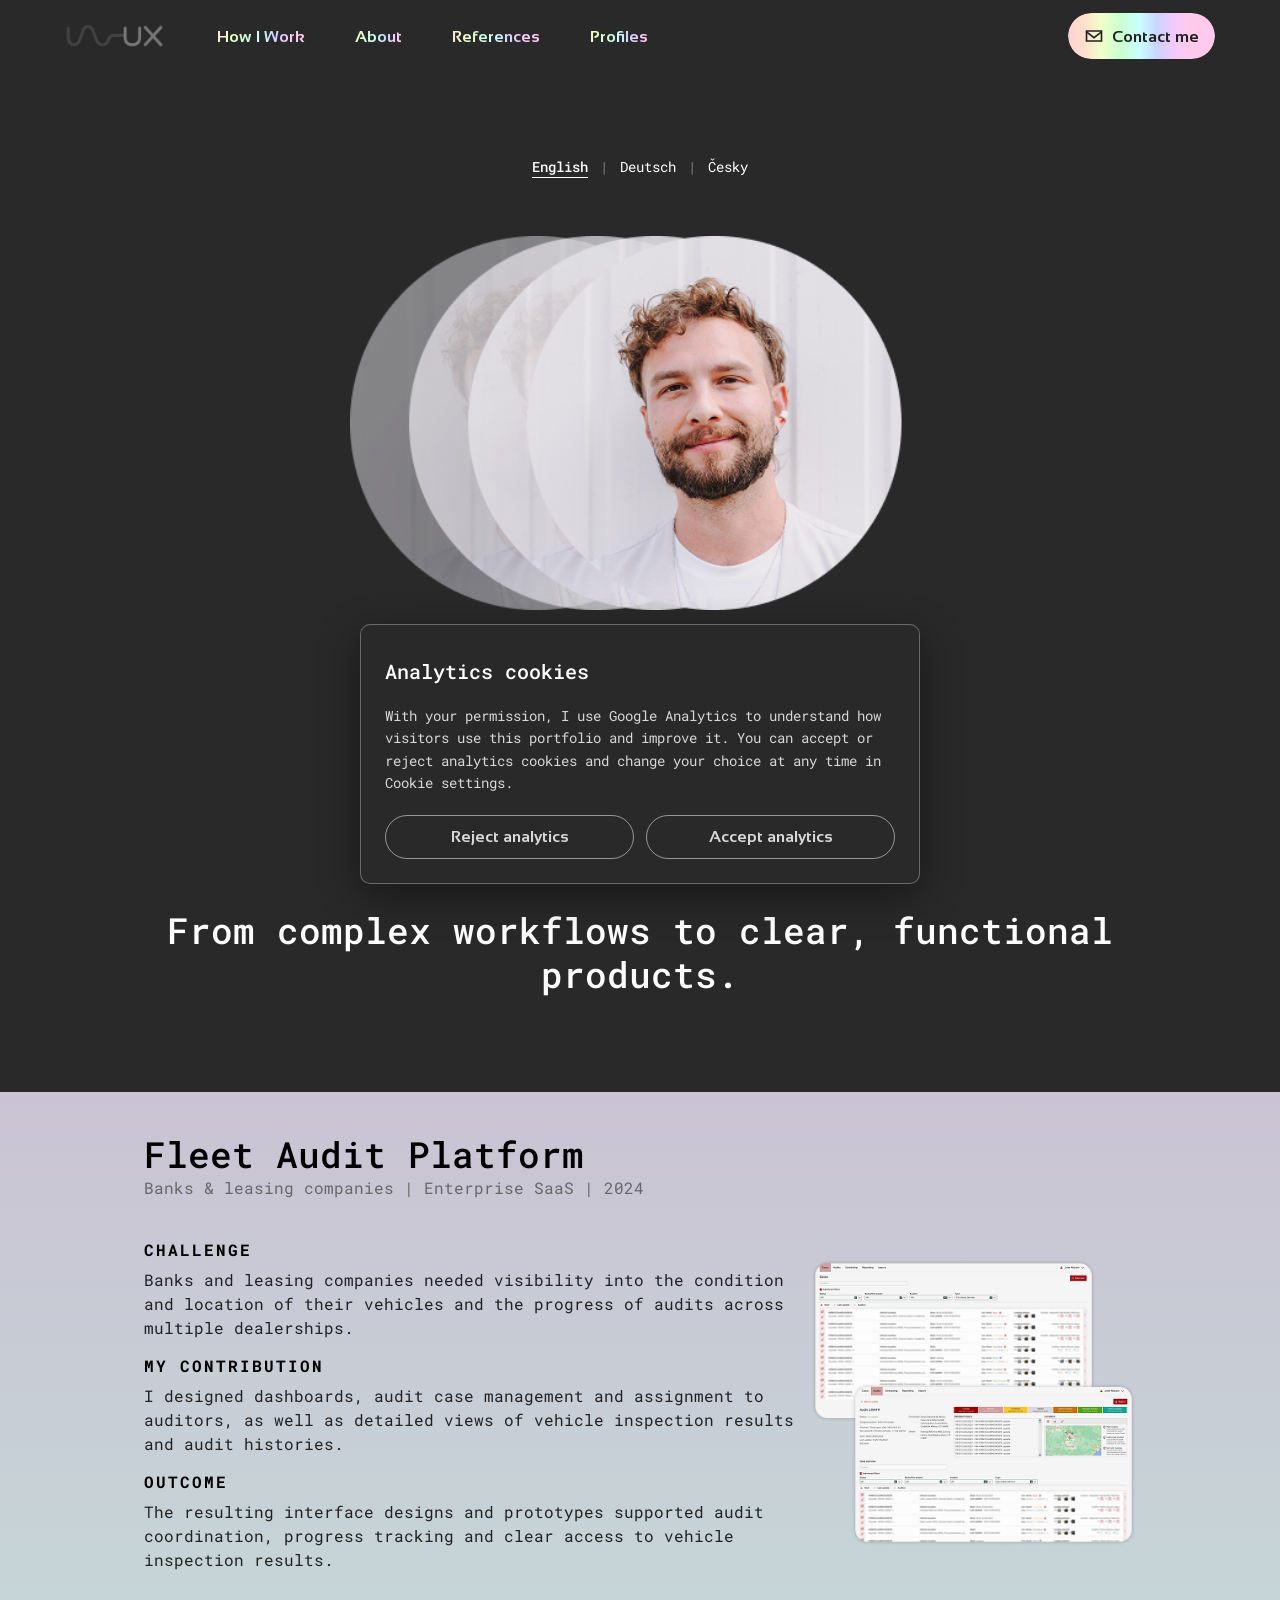
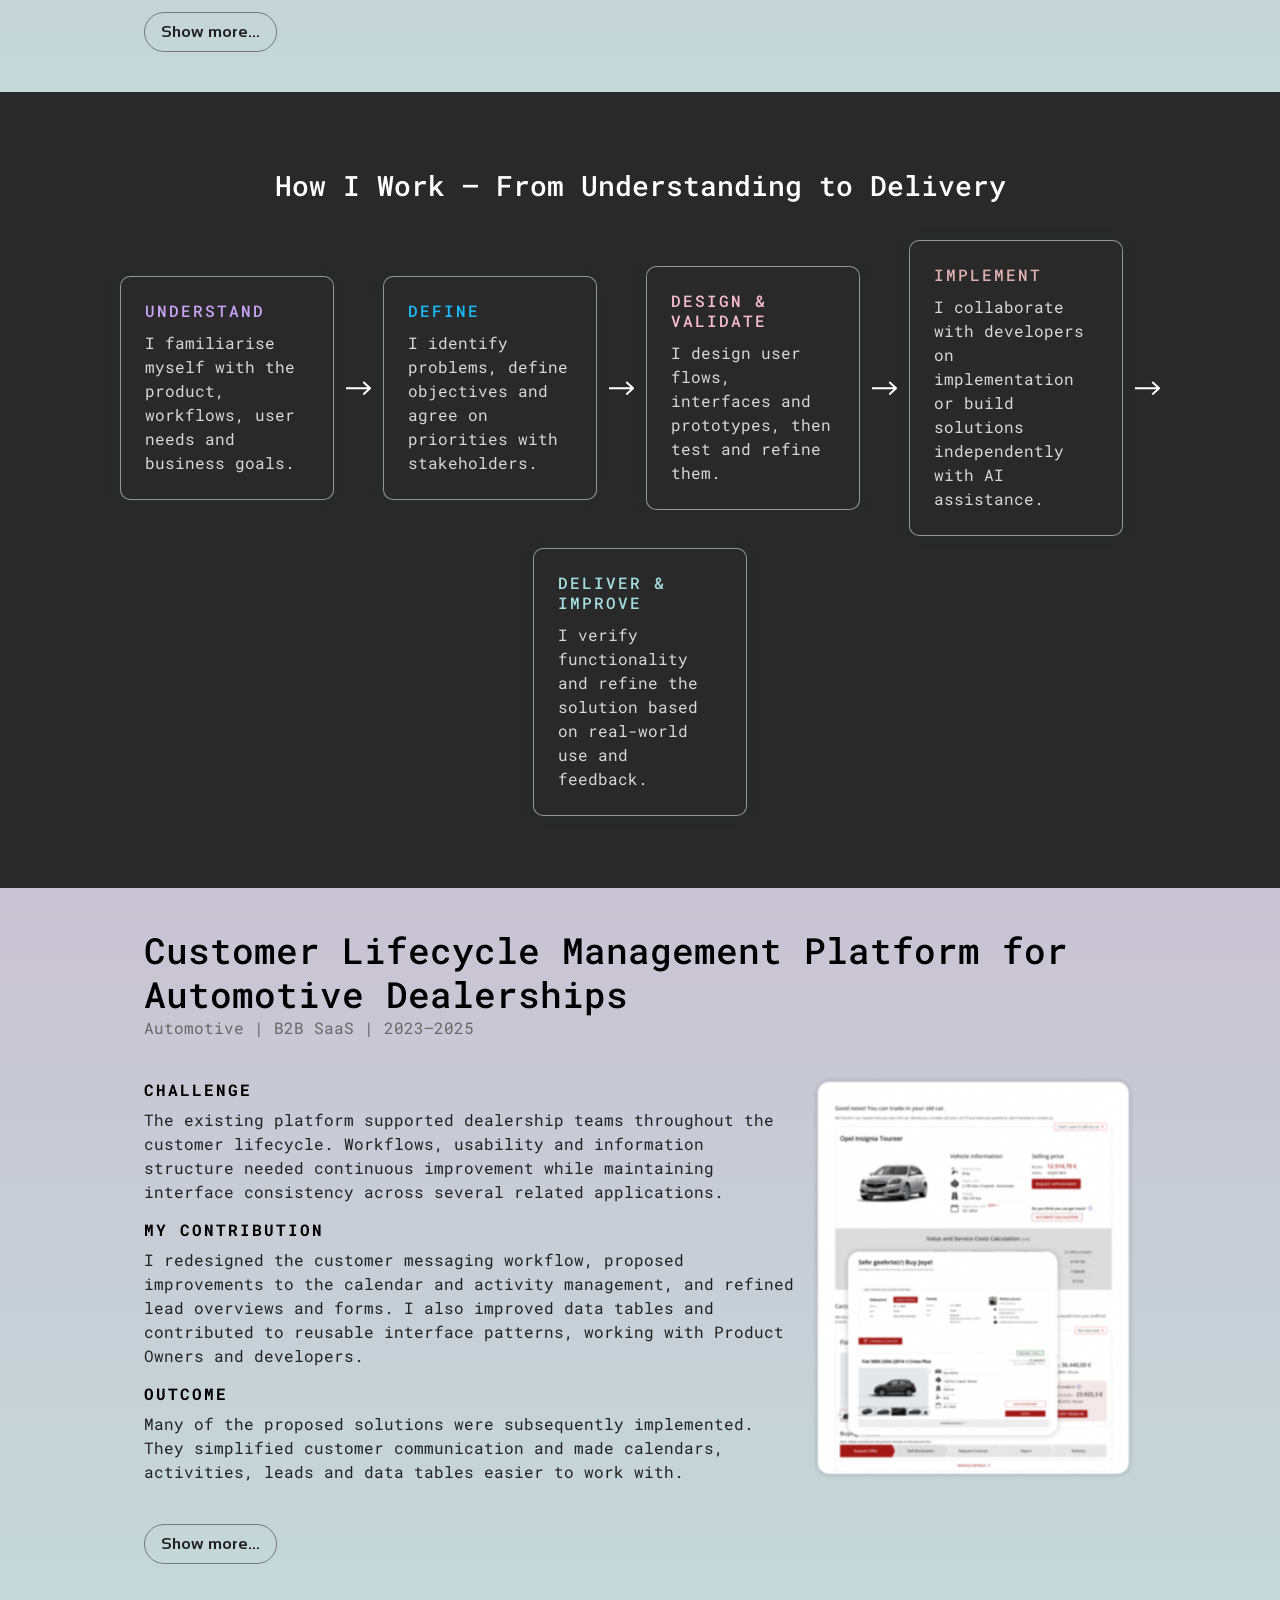
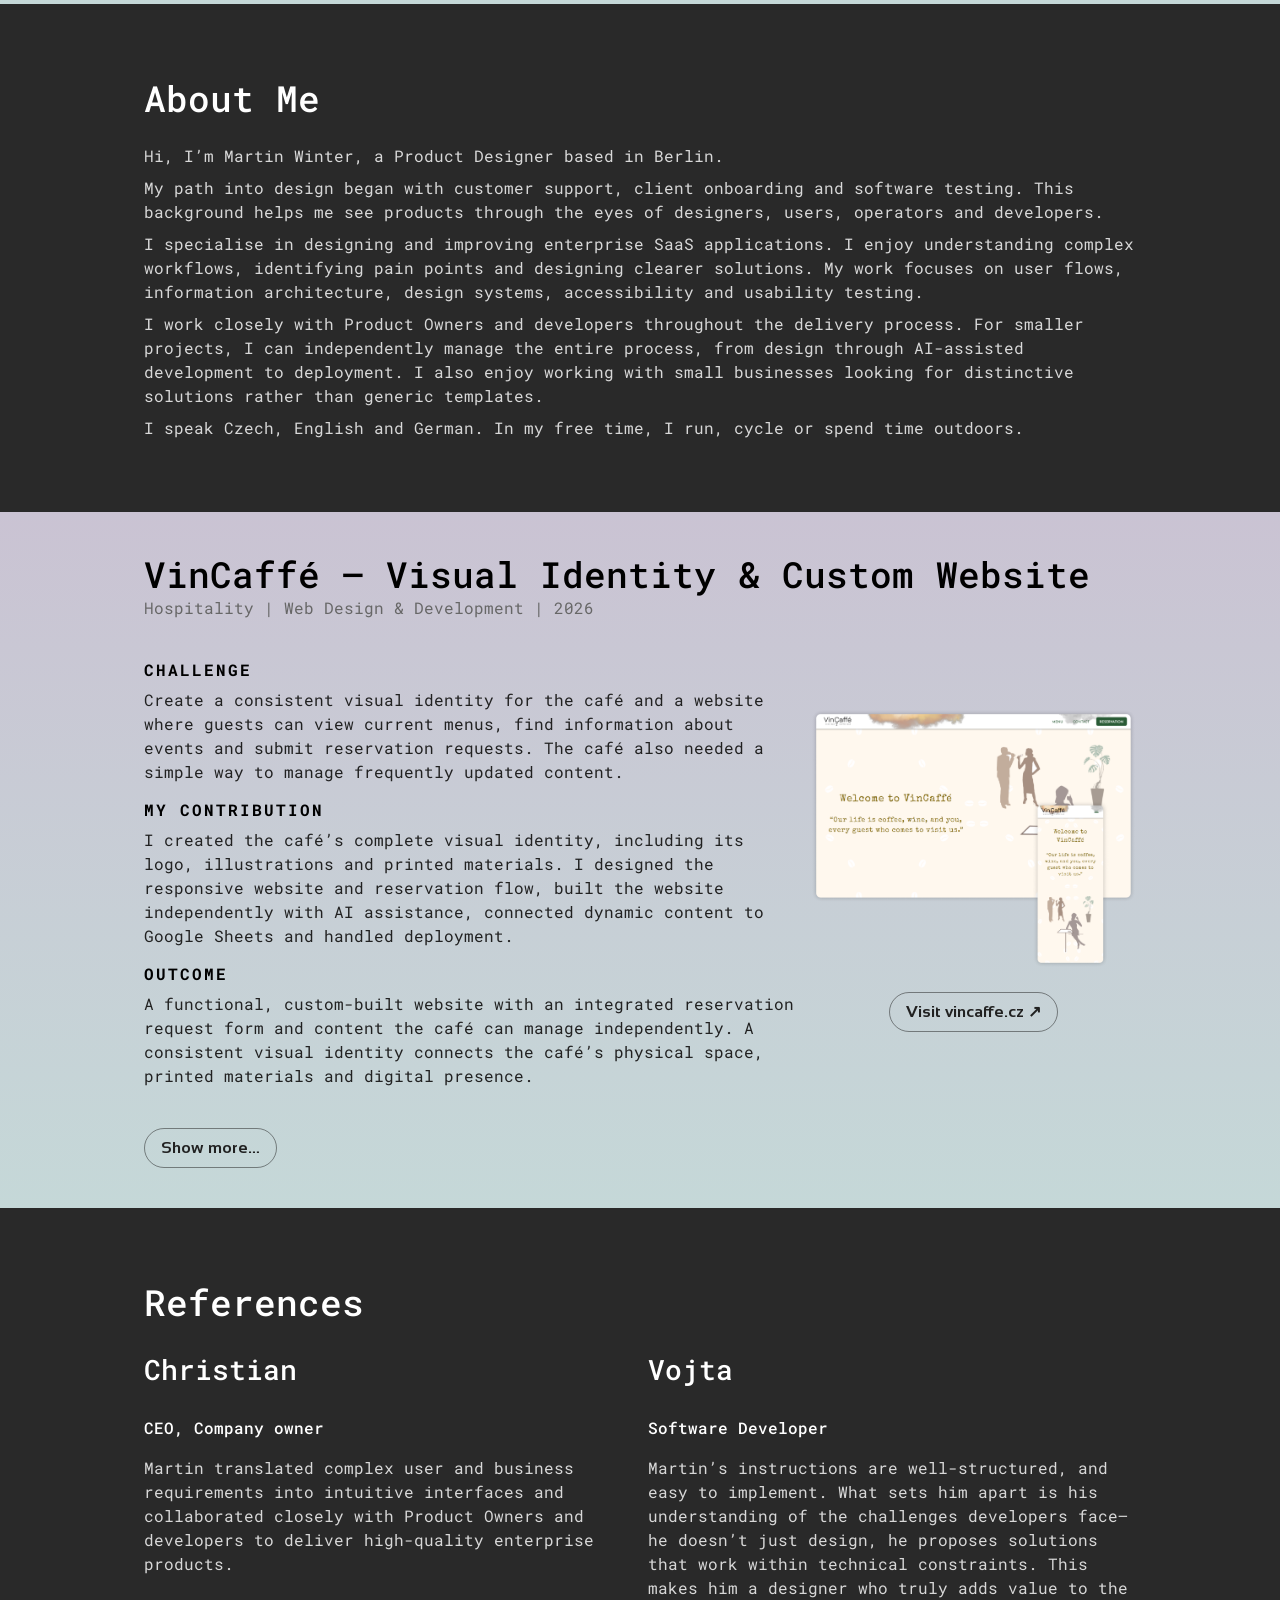
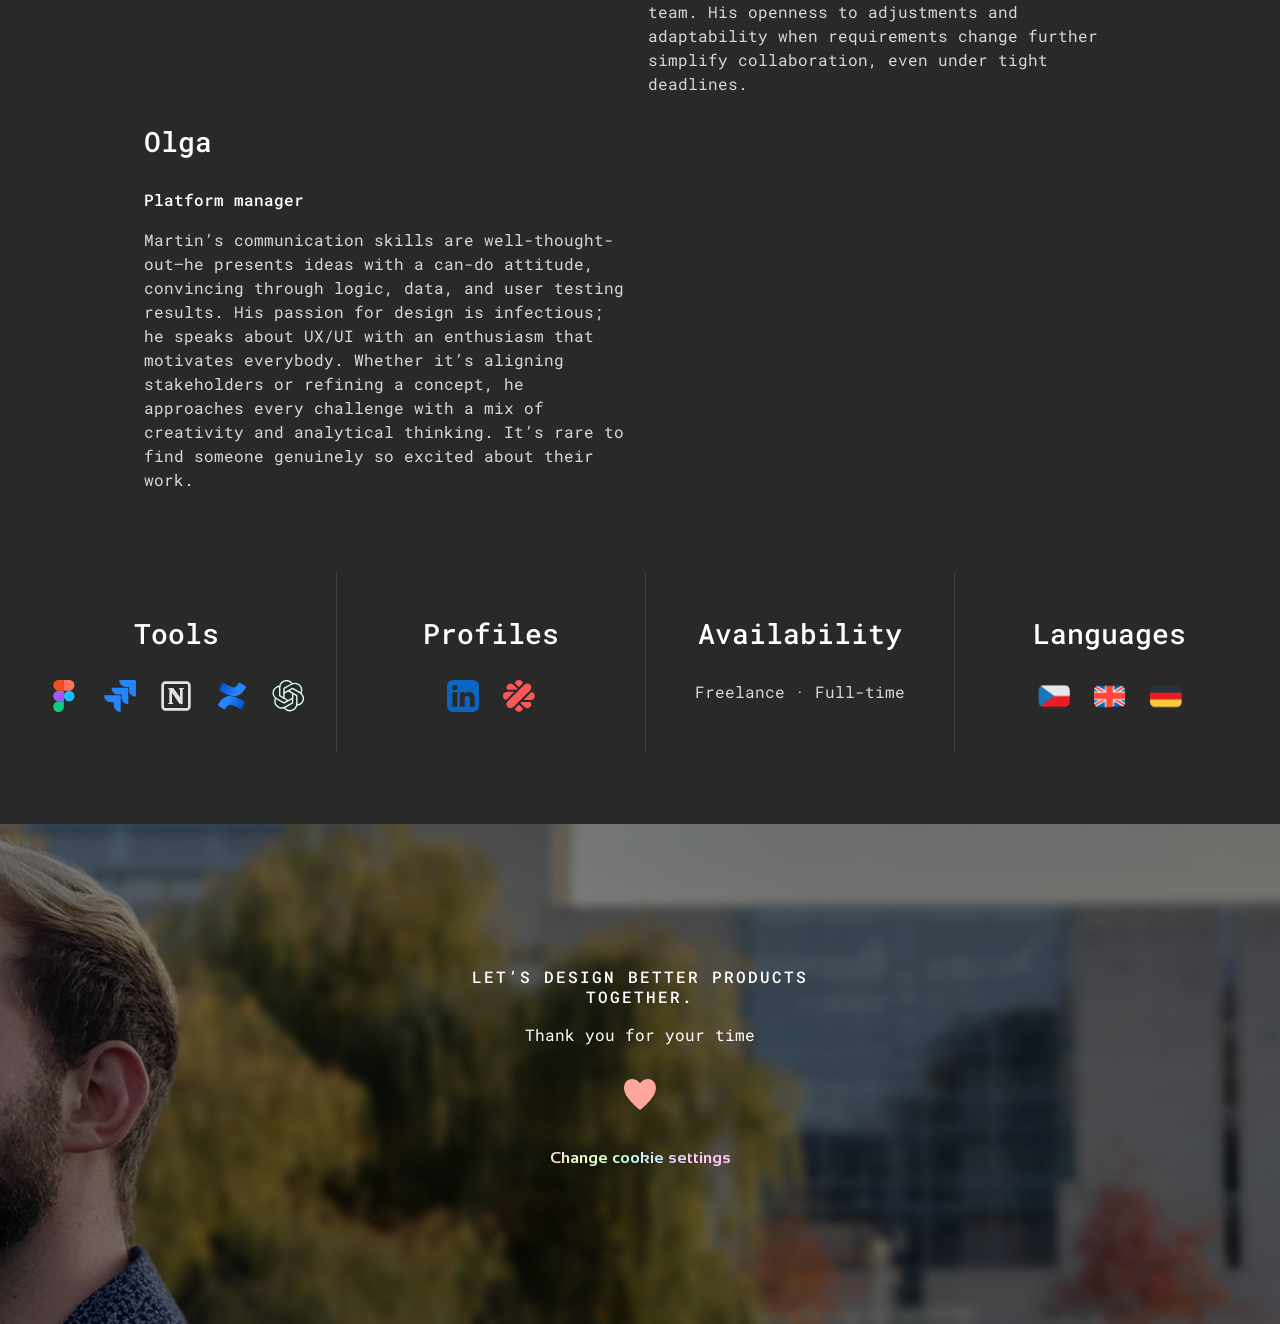
<file: index.html>
<!DOCTYPE html>
<html lang="en">

<head>
    <meta charset="UTF-8">
    <meta name="viewport" content="width=device-width, initial-scale=1.0">
    <title>Martin Winter — Product Designer &amp; UX/UI Designer in Berlin</title>

    <meta name="description"
        content="Berlin-based Product Designer focused on enterprise SaaS, UX/UI design, user flows, usability testing and AI-assisted development.">

    <link rel="canonical" href="https://winter-ux.eu/">
    <link rel="alternate" hreflang="en" href="https://winter-ux.eu/">
    <link rel="alternate" hreflang="de" href="https://winter-ux.eu/de/">
    <link rel="alternate" hreflang="cs" href="https://winter-ux.eu/cs/">
    <link rel="alternate" hreflang="x-default" href="https://winter-ux.eu/">

    <meta property="og:type" content="website">
    <meta property="og:site_name" content="Winter UX">
    <meta property="og:locale" content="en_GB">
    <meta property="og:title" content="Martin Winter — Product Designer & UX/UI Designer">
    <meta property="og:description"
        content="From complex workflows to clear, functional products. Explore my UX/UI design and AI-assisted development projects.">
    <meta property="og:url" content="https://winter-ux.eu/">

    <meta property="og:image" content="https://winter-ux.eu/Pictures/og-image.png">
    <meta property="og:image:width" content="1200">
    <meta property="og:image:height" content="630">
    <meta property="og:image:alt" content="Martin Winter — Product Designer">

    <link rel="icon" type="image/png" href="favicon.png">
    <link rel="stylesheet" href="styles.css?v=20261020-1210">
    <!-- Google Fonts -->
    <link href="https://fonts.googleapis.com/css2?family=Sansation:wght@400;700&display=swap" rel="stylesheet">
    <link href="https://fonts.googleapis.com/css2?family=Roboto+Mono:wght@400;500;600;700&display=swap"
        rel="stylesheet">

    <script type="application/ld+json">
    {
        "@context": "https://schema.org",
        "@graph": [
            {
                "@type": "Person",
                "@id": "https://winter-ux.eu/#person",
                "name": "Martin Winter",
                "url": "https://winter-ux.eu/",
                "jobTitle": "Product Designer",
                "description": "Berlin-based Product Designer focused on enterprise SaaS, UX/UI design, user flows, usability testing and AI-assisted development.",
                "sameAs": [
                    "https://www.linkedin.com/in/martin-winter1/"
                ]
            },
            {
                "@type": "WebSite",
                "@id": "https://winter-ux.eu/#website",
                "url": "https://winter-ux.eu/",
                "name": "Winter UX",
                "inLanguage": ["en", "de", "cs"],
                "author": {
                    "@id": "https://winter-ux.eu/#person"
                }
            }
        ]
    }
    </script>

</head>

<body>

    <!-- Navbar -->
    <nav class="navbar">

        <div class="navbar-left">

                <img src="Pictures/logo_wux.png" alt="Martin Winter" class="navbar-logo-image">
                <div class="navbar-links">

                <a href="#how-i-work" class="btn-text">
                    How I Work
                </a>

                <a href="#about" class="btn-text">
                    About
                </a>

                <a href="#references" class="btn-text">
                    References
                </a>

                <a href="#socials" class="btn-text">
                    Profiles
                </a>

            </div>

        </div>


        <div class="navbar-right">

            <button type="button" class="btn-full navbar-email" id="openContactModal" aria-label="Contact me" aria-haspopup="dialog"
                aria-controls="contactModal">

                <svg class="navbar-email-icon" viewBox="0 0 24 24" fill="none" aria-hidden="true">
                    <path d="M3 6H21V18H3V6Z" stroke="currentColor" stroke-width="2" />
                    <path d="M3 7L12 14L21 7" stroke="currentColor" stroke-width="2" />
                </svg>

                <span class="navbar-email-text">
                    Contact me
                </span>

            </button>

            <button type="button" class="burger" aria-label="Open navigation">

                <span></span>
                <span></span>
                <span></span>

            </button>

        </div>

    </nav>

    <!-- Hero Section -->
    <section class="hero">
        <div class="container">
            <div class="grid">
                <div class="hero-content">
                    <nav class="language-switcher" aria-label="Select language">
                        <a href="/" lang="en" hreflang="en" aria-current="page">English</a>
                        <span aria-hidden="true">|</span>
                        <a href="/de/" lang="de" hreflang="de">Deutsch</a>
                        <span aria-hidden="true">|</span>
                        <a href="/cs/" lang="cs" hreflang="cs">Česky</a>
                    </nav>

                    <img src="Pictures/Profile picture Martin Winter.png?v=20261007-1900" alt="Martin Winter, Product Designer" class="profile-img">
                    <p class="header-text">Martin Winter</p>
                    <h1>Product Designer</h1>
                    <p class="header-text">UX/UI Design · User Flows · AI-assisted Development</p>
                    <img src="Pictures/Dot_Spliter.png" alt="" class="dot-splitter">
                    <h2>From complex workflows to clear, functional products.</h2>
                </div>
            </div>
        </div>
    </section>

    <!-- Tile Accordion Fleet Audit Platform -->
    <section class="expansive-tile">

        <div class="tile-header">

            <div>
                <h2 class="tile-heading">Fleet Audit Platform</h2>
                <p class="tile-header-text">
                    Banks &amp; leasing companies | Enterprise SaaS | 2024
                </p>

                <div class="tile-content-layout">

                    <div class="tile-text-content">
                        <p class="tile-eyebrow">Challenge</p>
                        <p class="tile-text">
                            Banks and leasing companies needed visibility into the condition and location of their vehicles and the progress of audits across multiple dealerships.
                        </p>

                        <p class="tile-eyebrow">My Contribution</p>
                        <p class="tile-text">I designed dashboards, audit case management and assignment to auditors, as well as detailed views of vehicle inspection results and audit histories.
                        </p>

                        <p class="tile-eyebrow">Outcome</p>
                        <p class="tile-text">The resulting interface designs and prototypes supported audit coordination, progress tracking and clear access to vehicle inspection results.
                        </p>
                    </div>

                    <div class="tile-image">
                        <img src="Pictures/Preview Fleet Audit Platform.png?v=20261007-1900" alt="Fleet audit platform interface design">
                    </div>

                </div>

            </div>

            <button class="btn-outlined tile-toggle" type="button" aria-expanded="false">
                Show more…
            </button>

        </div>


        <div class="tile-body">

            <div class="tile-section">

                <div class="tile-section">

                    <h3 class="tile-heading">Fleet Audit Workflow</h3>

                    <div class="flow">

                        <div class="flow-bubble">
                            <p class="tile-eyebrow">Bank</p>
                        </div>

                        <svg class="flow-arrow" viewBox="0 0 26 15">
                            <path d="M0 7.5H25M18 1L25 7.5L18 14" fill="none" stroke="#999" stroke-width="2" />
                        </svg>

                        <div class="flow-bubble">
                            <p class="tile-eyebrow">Coordinator</p>
                        </div>

                        <svg class="flow-arrow" viewBox="0 0 26 15">
                            <path d="M0 7.5H25M18 1L25 7.5L18 14" fill="none" stroke="#999" stroke-width="2" />
                        </svg>

                        <div class="flow-bubble">
                            <p class="tile-eyebrow">Auditor</p>
                        </div>

                        <svg class="flow-arrow" viewBox="0 0 26 15">
                            <path d="M0 7.5H25M18 1L25 7.5L18 14" fill="none" stroke="#999" stroke-width="2" />
                        </svg>

                        <div class="flow-bubble">
                            <p class="tile-eyebrow">Vehicle</p>
                        </div>

                        <svg class="flow-arrow" viewBox="0 0 26 15">
                            <path d="M0 7.5H25M18 1L25 7.5L18 14" fill="none" stroke="#999" stroke-width="2" />
                        </svg>

                        <div class="flow-bubble">
                            <p class="tile-eyebrow">AI-assisted Damage Detection</p>
                        </div>

                    </div>

                </div>
            </div>


            <div class="tile-section">

                <div class="case-layout">

                    <div class="case-text">
                        <h3 class="tile-heading">Platform Overview</h3>
                        <p class="tile-text">
                            The platform was designed for banks and leasing companies that needed to monitor the condition of vehicles held at multiple dealerships.
                        </p>
                        <p class="tile-text">
                            The platform supports the entire audit process: a coordinator schedules and assigns the audit, an auditor records the vehicle’s condition and damage on site, and AI assists with automatic damage detection during the inspection. The bank can then review each vehicle’s condition, history and audit results in one place and make informed decisions. Previously, these reports were scattered across branches and different systems.
                        </p>
                    </div>

                    <div class="case-image">
                        <img src="Pictures/Case overview and history Full.png?v=20261007-1900" alt="Fleet audit platform overview">
                    </div>

                </div>

            </div>


            <div class="tile-section">

                <h3 class="tile-heading">Challenge</h3>

                <p class="tile-text">
                    Vehicle auditing is a complex process involving several roles. The process starts with the bank, passes through the coordinator and culminates in an on-site vehicle inspection by the auditor. Each role has different responsibilities, works with different data and requires different information. My main design challenge was to simplify audit case management and make inspection results accessible to the relevant user roles.
                </p>
                <p class="tile-text">
                    This meant organising extensive vehicle data, inspection records and audit histories. Coordinators needed to assign cases to auditors and track their progress, while banks needed a comprehensive overview of vehicle condition and inspection results.
                </p>

            </div>

            <div class="tile-section">

                <h3 class="tile-heading">My Contribution</h3>

                <p class="tile-text">
                    As a UX/UI Designer, I focused on the part of the platform used to manage audit cases and review inspection results. I designed its user flows, information architecture and interfaces. The application used to record vehicle data and damage during inspections was outside my scope.
                </p>

                <p class="tile-text no-margin">
                    My work included:
                </p>
                <ul class="tile-list">
                    <li>Workflows for audit management and coordination</li>
                    <li>Dashboard information architecture and data visualisation</li>
                    <li>Detailed vehicle audit views and inspection histories</li>
                    <li>Audit case management, assignment and tracking</li>
                    <li>Status indicators, filters and data navigation</li>
                </ul>

                <p class="tile-text">
                    I worked closely with the Product Owner to understand business requirements, structure audit information and translate it into concrete user flows and implementation-ready interface designs.
                </p>

            </div>

            <div class="tile-section">
                <div class="tile-image">
                    <img src="Pictures/Dashboard with case overview full.png?v=20261007-1900" alt="Fleet audit dashboard with case overview">
                </div>
            </div>

            <div class="tile-section">
                <h3 class="tile-heading">Design Process</h3>
                <p class="tile-text">
                    I began by familiarising myself with the full audit lifecycle and mapping how information and tasks flowed between user roles and stages of the process.
                </p>
                <p class="tile-text">
                    Based on this analysis, I designed user flows and an information hierarchy for case management, audit tracking and reviewing inspection results.
                </p>
                <p class="tile-text">
                    I discussed the designs with the Product Owner throughout the process and iteratively refined them into prototypes and interface designs ready for the development team to implement.
                </p>
            </div>

            <div class="tile-section">
                <h3 class="tile-heading">Key Design Decisions</h3>
                <p class="tile-eyebrow">Information hierarchy — from overview to detail</p>
                <p class="tile-text">
                    The interface needed to provide access to a wide range of data, from current vehicle condition and inspection results to recorded damage and audit history.</p>
                <p class="tile-text">
                    I therefore structured the interface around a hierarchy that leads from summary views to individual vehicle and audit details. Users can quickly get an overview and access more detailed information when needed.
                </p>
                <p class="tile-eyebrow">Interfaces tailored to each role</p>
                <p class="tile-text">
                    When designing overview screens and case management interfaces, I considered the different needs of coordinators and bank representatives.</p>
                <p class="tile-text">
                    Each role required a different level of detail, a specific set of actions and access to different information. I adapted the screen content and available interactions accordingly.
                </p>
            </div>

            <div class="tile-section">
                <div class="tile-image">
                    <img src="Pictures/Dashboard with cases.png?v=20261007-1900" alt="Fleet audit dashboard showing audit cases">
                </div>
            </div>

            <div class="tile-section">
                <h3 class="tile-heading">Outcome</h3>
                <p class="tile-text">
                    The resulting designs supported audit case management, assignment to auditors, progress tracking and access to inspection results, including recorded damage and audit histories.</p>
                <p class="tile-text">
                    I developed interconnected workflows, prototypes and interface designs for this part of the platform as a foundation for implementation by the development team. We refined them through ongoing discussions with the Product Owner. The designs were subsequently implemented, and the platform is now in use.
                </p>
            </div>

            <button class="btn-outlined tile-close" type="button">
                Show less…
            </button>

        </div>

    </section>

    <!-- Consistent design solutions -->
    <section id="how-i-work" class="diagram-section">

        <div class="container">

            <h3>How I Work — From Understanding to Delivery</h3>

            <div class="process-flow">

                <article class="process-card accent-purple">
                    <p class="process-label">Understand</p>
                    <p class="tile-text">I familiarise myself with the product, workflows, user needs and business goals.</p>
                </article>

                <div class="process-arrow" aria-hidden="true">
                    <svg viewBox="0 0 26 15">
                        <path d="M0 7.5H25M18 1L25 7.5L18 14" fill="none" stroke="currentColor" stroke-width="2" />
                    </svg>
                </div>

                <article class="process-card accent-cyan">
                    <p class="process-label">Define</p>
                    <p class="tile-text">I identify problems, define objectives and agree on priorities with stakeholders.</p>
                </article>

                <div class="process-arrow" aria-hidden="true">
                    <svg viewBox="0 0 26 15">
                        <path d="M0 7.5H25M18 1L25 7.5L18 14" fill="none" stroke="currentColor" stroke-width="2" />
                    </svg>
                </div>

                <article class="process-card accent-pink">
                    <p class="process-label">Design &amp; Validate</p>
                    <p class="tile-text">I design user flows, interfaces and prototypes, then test and refine them.</p>
                </article>

                <div class="process-arrow" aria-hidden="true">
                    <svg viewBox="0 0 26 15">
                        <path d="M0 7.5H25M18 1L25 7.5L18 14" fill="none" stroke="currentColor" stroke-width="2" />
                    </svg>
                </div>

                <article class="process-card accent-rose">
                    <p class="process-label">Implement</p>
                    <p class="tile-text">I collaborate with developers on implementation or build solutions independently with AI assistance.</p>
                </article>

                <div class="process-arrow" aria-hidden="true">
                    <svg viewBox="0 0 26 15">
                        <path d="M0 7.5H25M18 1L25 7.5L18 14" fill="none" stroke="currentColor" stroke-width="2" />
                    </svg>
                </div>

                <article class="process-card accent-teal">
                    <p class="process-label">Deliver &amp; Improve</p>
                    <p class="tile-text">I verify functionality and refine the solution based on real-world use and feedback.</p>
                </article>

            </div>

        </div>

    </section>

    <!-- Tile Accordion Automotive Lead Management Platform -->
    <section class="expansive-tile">

        <div class="tile-header">

            <div>
                <h2 class="tile-heading">Customer Lifecycle Management Platform for Automotive Dealerships</h2>
                <p class="tile-header-text">
                    Automotive | B2B SaaS | 2023–2025
                </p>

                <div class="tile-content-layout">

                    <div class="tile-text-content">
                        <p class="tile-eyebrow">Challenge</p>
                        <p class="tile-text">
                            The existing platform supported dealership teams throughout the customer lifecycle. Workflows, usability and information structure needed continuous improvement while maintaining interface consistency across several related applications.
                        </p>

                        <p class="tile-eyebrow">My Contribution</p>
                        <p class="tile-text">
                            I redesigned the customer messaging workflow, proposed improvements to the calendar and activity management, and refined lead overviews and forms. I also improved data tables and contributed to reusable interface patterns, working with Product Owners and developers.
                        </p>

                        <p class="tile-eyebrow">Outcome</p>
                        <p class="tile-text">
                            Many of the proposed solutions were subsequently implemented. They simplified customer communication and made calendars, activities, leads and data tables easier to work with.
                        </p>
                    </div>

                    <div class="tile-image">
                        <img src="Pictures/Landing page_PPL.png?v=20261007-1900" alt="Automotive Lead Management platform interface overview">
                    </div>

                </div>

            </div>

            <button class="btn-outlined tile-toggle" type="button" aria-expanded="false">
                Show more…
            </button>

        </div>


        <div class="tile-body">

            <div class="tile-section">

                <h3 class="tile-heading">Dealership Customer Lifecycle</h3>

                <div class="flow">

                    <div class="flow-bubble">
                        <p class="tile-eyebrow">Lead Identification</p>
                    </div>

                    <svg class="flow-arrow" viewBox="0 0 26 15">
                        <path d="M0 7.5H25M18 1L25 7.5L18 14" fill="none" stroke="#999" stroke-width="2" />
                    </svg>

                    <div class="flow-bubble">
                        <p class="tile-eyebrow">Customer Contact</p>
                    </div>

                    <svg class="flow-arrow" viewBox="0 0 26 15">
                        <path d="M0 7.5H25M18 1L25 7.5L18 14" fill="none" stroke="#999" stroke-width="2" />
                    </svg>

                    <div class="flow-bubble">
                        <p class="tile-eyebrow">Trade-in Valuation</p>
                    </div>

                    <svg class="flow-arrow" viewBox="0 0 26 15">
                        <path d="M0 7.5H25M18 1L25 7.5L18 14" fill="none" stroke="#999" stroke-width="2" />
                    </svg>

                    <div class="flow-bubble">
                        <p class="tile-eyebrow">Quote Preparation</p>
                    </div>

                    <svg class="flow-arrow" viewBox="0 0 26 15">
                        <path d="M0 7.5H25M18 1L25 7.5L18 14" fill="none" stroke="#999" stroke-width="2" />
                    </svg>

                    <div class="flow-bubble">
                        <p class="tile-eyebrow">Offer Management</p>
                    </div>

                    <svg class="flow-arrow" viewBox="0 0 26 15">
                        <path d="M0 7.5H25M18 1L25 7.5L18 14" fill="none" stroke="#999" stroke-width="2" />
                    </svg>

                    <div class="flow-bubble">
                        <p class="tile-eyebrow">Online Contract Signing</p>
                    </div>

                    <svg class="flow-arrow" viewBox="0 0 26 15">
                        <path d="M0 7.5H25M18 1L25 7.5L18 14" fill="none" stroke="#999" stroke-width="2" />
                    </svg>

                    <div class="flow-bubble">
                        <p class="tile-eyebrow">Vehicle Handover</p>
                    </div>

                    <svg class="flow-arrow" viewBox="0 0 26 15">
                        <path d="M0 7.5H25M18 1L25 7.5L18 14" fill="none" stroke="#999" stroke-width="2" />
                    </svg>


                    <div class="flow-bubble">
                        <p class="tile-eyebrow">Service &amp; After-sales Care</p>
                    </div>

                </div>

            </div>
            <div class="tile-section">

                <div class="case-layout">

                    <div class="case-text">
                        <h3 class="tile-heading">Platform Overview</h3>
                        <p class="tile-text">
                            Lead Management was part of a broader ecosystem of three applications supporting the dealership customer lifecycle. The first used vehicle mileage data to identify when customers could benefit financially from replacing their vehicles, generating new sales opportunities.</p>
                        <p class="tile-text">
                            The Lead Management application, which I worked on, supported sales teams in managing leads, from initial customer contact through trade-in valuation, quote preparation and offer management to contract signing and vehicle handover.</p>
                        <p class="tile-text">
                            A separate service application supported the next stage by using vehicle identification to determine the required replacement parts and their prices, and to prepare repair quotes including labour.</p>
                    </div>

                    <div class="case-image">
                        <img src="Pictures/Calendar overview.png?v=20261007-1900"
                            alt="Calendar and activity overview for dealership teams">
                    </div>

                </div>

            </div>


            <div class="tile-section">

                <h3 class="tile-heading">Challenge</h3>

                <p class="tile-text">
                    Lead Management was already an established product that required ongoing development. Some workflows involved unnecessary steps or were spread across multiple screens and dialogs.
                </p>
                <p class="tile-text">
                    The challenge was to simplify these workflows, make large amounts of information easier to navigate, respect technical constraints and maintain consistency across related applications.
                </p>

            </div>

            <div class="tile-section">

                <h3 class="tile-heading">My Contribution</h3>

                <p class="tile-text">
                    As a UX/UI Designer, I contributed to the ongoing development of the application. Improvement ideas came primarily from my own product analysis, as well as from colleagues and, to a lesser extent, customer feedback.
                </p>

                <p class="tile-text no-margin">My work included:</p>
                <ul class="tile-list">
                    <li>Analysing workflows and initiating improvements</li>
                    <li>Designing user flows and features for customer communication, calendars and activity management</li>
                    <li>Improving overviews, forms, lead details and data tables</li>
                    <li>Designing reusable components and interface patterns</li>
                    <li>Creating interactive Figma prototypes and conducting usability testing</li>
                    <li>Supporting delivery, reviewing implementation and making further refinements</li>
                </ul>

            </div>

            <div class="tile-section">

                <h3 class="tile-heading">Design Process</h3>

                <p class="tile-text">
                    While working with the existing application, I analysed workflows from the user’s perspective. Where appropriate, I used usability testing with internal volunteers to investigate the issues I identified.
                </p>
                <p class="tile-text">
                    I gave participants specific tasks and asked them to verbalise their thoughts and decisions as they worked (the think-aloud method). I recorded my observations in a Rainbow Sheet and assessed the severity of the issues identified. When participants struggled to navigate or complete a task, I explored alternative solutions.
                </p>
                <p class="tile-text">
                    I discussed improvement ideas and designs with Product Owners and developers. I tested interactive prototypes and refined them based on the findings. After handing designs over to the development team, I helped review the implementation, verify functionality and refine the solutions.
                </p>

            </div>

            <section class="tile-section workflow-case" aria-labelledby="message-workflow-title">

                <h3 class="tile-heading" id="message-workflow-title">
                    Simplifying Customer Messaging
                </h3>

                <p class="tile-text">
                    While working with the application, I identified an unnecessarily complicated messaging workflow. On my own initiative, I proposed a redesign that would allow users to compose, edit and review a message in one place.
                </p>

                <h4 class="tile-eyebrow">Before: a fragmented workflow</h4>

                <p class="tile-text">
                    The feature was accessed through a dropdown in the activity overview. Template selection, text editing and message preview were spread across separate steps and dialogs.
                </p>
                <p class="tile-text">
                    The interface did not indicate which templates could be edited, and users could not return directly from the preview to editing.
                </p>

                <div class="workflow-carousel" data-workflow-carousel role="region" aria-roledescription="carousel"
                    aria-label="Original message-sending workflow">

                    <div class="workflow-carousel-row">

                        <button class="btn-outlined workflow-arrow" data-workflow-prev type="button" aria-label="Previous screenshot">
                            <svg viewBox="0 0 24 24" fill="none" stroke="currentColor" stroke-width="2" stroke-linecap="round"
                                stroke-linejoin="round" aria-hidden="true" focusable="false">
                                <path d="M15 6 9 12 15 18" />
                            </svg>
                        </button>

                        <div class="workflow-stage">

                            <figure class="workflow-slide">
                                <button class="workflow-image-button" type="button"
                                    aria-label="Enlarge screenshot: Original message controls">
                                    <img src="Pictures/message-old-01.png" alt="Original message controls" loading="lazy"
                                        decoding="async">
                                </button>
                                <figcaption>
                                    The original message controls were part of the activity overview.
                                </figcaption>
                            </figure>

                            <figure class="workflow-slide" hidden>
                                <button class="workflow-image-button" type="button"
                                    aria-label="Enlarge screenshot: Original template selection">
                                    <img src="Pictures/message-old-02.png" alt="Original template selection" loading="lazy"
                                        decoding="async">
                                </button>
                                <figcaption>
                                    Templates were selected before opening the message editor, without a clear indication of which could be edited.
                                </figcaption>
                            </figure>

                            <figure class="workflow-slide" hidden>
                                <button class="workflow-image-button" type="button"
                                    aria-label="Enlarge screenshot: Original message editor">
                                    <img src="Pictures/message-old-03.png" alt="Original message editor" loading="lazy"
                                        decoding="async">
                                </button>
                                <figcaption>
                                    Custom text was entered in a separate dialog.
                                </figcaption>
                            </figure>

                            <figure class="workflow-slide" hidden>
                                <button class="workflow-image-button" type="button"
                                    aria-label="Enlarge screenshot: Original message preview">
                                    <img src="Pictures/message-old-04.png" alt="Original message preview" loading="lazy"
                                        decoding="async">
                                </button>
                                <figcaption>
                                    The preview appeared in another dialog, without a direct route back to editing.
                                </figcaption>
                            </figure>

                        </div>

                        <button class="btn-outlined workflow-arrow" data-workflow-next type="button" aria-label="Next screenshot">
                            <svg viewBox="0 0 24 24" fill="none" stroke="currentColor" stroke-width="2" stroke-linecap="round"
                                stroke-linejoin="round" aria-hidden="true" focusable="false">
                                <path d="m9 6 6 6-6 6" />
                            </svg>
                        </button>

                    </div>

                    <div class="workflow-footer">
                        <div class="workflow-dots" role="group" aria-label="Choose screenshot"></div>
                    </div>

                </div>

                <h4 class="tile-eyebrow">After: a unified workflow</h4>

                <p class="tile-text">
                    I brought template selection, text editing and a live preview together in one dialog.
                </p>

                <h4 class="tile-eyebrow">Key Design Decisions</h4>

                <ul class="tile-list">
                    <li>A dedicated button to make the messaging feature more visible and accessible.</li>
                    <li>Combining template selection and editing in one dialog.</li>
                    <li>Visually distinguishing editable templates so users know in advance which messages they can customise.</li>
                    <li>A live preview alongside the editor so users can review the message as they compose it.</li>
                </ul>

                <div class="workflow-carousel" data-workflow-carousel role="region" aria-roledescription="carousel"
                    aria-label="Redesigned message-sending workflow">

                    <div class="workflow-carousel-row">

                        <button class="btn-outlined workflow-arrow" data-workflow-prev type="button" aria-label="Previous screenshot">
                            <svg viewBox="0 0 24 24" fill="none" stroke="currentColor" stroke-width="2" stroke-linecap="round"
                                stroke-linejoin="round" aria-hidden="true" focusable="false">
                                <path d="M15 6 9 12 15 18" />
                            </svg>
                        </button>

                        <div class="workflow-stage">

                            <figure class="workflow-slide">
                                <button class="workflow-image-button" type="button"
                                    aria-label="Enlarge screenshot: New Send message button">
                                    <img src="Pictures/message-new-01.png" alt="New Send message button" loading="lazy"
                                        decoding="async">
                                </button>
                                <figcaption>
                                    A dedicated Send message button opens the composition dialog.
                                </figcaption>
                            </figure>

                            <figure class="workflow-slide" hidden>
                                <button class="workflow-image-button" type="button"
                                    aria-label="Enlarge screenshot: Template selection in the new dialog">
                                    <img src="Pictures/message-new-02.png" alt="Template selection in the new dialog" loading="lazy"
                                        decoding="async">
                                </button>
                                <figcaption>
                                    Template selection is part of the dialog, with editable templates clearly marked.
                                </figcaption>
                            </figure>

                            <figure class="workflow-slide" hidden>
                                <button class="workflow-image-button" type="button"
                                    aria-label="Enlarge screenshot: Message editor with preview">
                                    <img src="Pictures/message-new-03.png" alt="Message editor with preview" loading="lazy"
                                        decoding="async">
                                </button>
                                <figcaption>
                                    The new dialog brings template selection, editing and live preview together.
                                </figcaption>
                            </figure>

                        </div>

                        <button class="btn-outlined workflow-arrow" data-workflow-next type="button" aria-label="Next screenshot">
                            <svg viewBox="0 0 24 24" fill="none" stroke="currentColor" stroke-width="2" stroke-linecap="round"
                                stroke-linejoin="round" aria-hidden="true" focusable="false">
                                <path d="m9 6 6 6-6 6" />
                            </svg>
                        </button>

                    </div>

                    <div class="workflow-footer">
                        <div class="workflow-dots" role="group" aria-label="Choose screenshot"></div>
                    </div>

                </div>

                <h4 class="tile-eyebrow">Validation &amp; Outcome</h4>

                <p class="tile-text">
                    I validated the new workflow through usability testing with colleagues. The solution was subsequently implemented, eliminating the need to switch between separate dialogs.
                </p>

            </section>

            <div class="tile-section">

                <h3 class="tile-heading">Redesigning the Calendar &amp; Activity Management</h3>

                <p class="tile-text">
                    I took the initiative to propose a redesign of the existing calendar and activity management features. I divided the interface into three functional areas: unassigned activities, a calendar of scheduled activities and a separate task overview.
                </p>
                <p class="tile-text">
                    I designed more compact cards, filtering options and clearer forms, taking into account the different needs of sales staff, dealership managers and reception staff.
                </p>

                <div class="tile-image">
                    <p class="tile-eyebrow">Calendar Overview</p>
                    <img src="Pictures/WEB UI Calnedar overview.png?v=20261007-1900" alt="Calendar overview">
                </div>

                <p class="tile-text">
                    The design also included an overview of staff availability, daily activities and tasks, with overdue-item alerts and direct access to individual calendars.
                </p>
                <p class="tile-text">
                    I validated selected parts of the design through internal usability testing. Some of the proposed changes were subsequently implemented.
                </p>

            </div>

            <div class="tile-section">

                <h3 class="tile-heading">Outcome</h3>

                <p class="tile-text">
                    Throughout the ongoing development of Lead Management, I contributed to simpler workflows, clearer organisation of information and greater interface consistency. Many of the solutions I proposed and tested were implemented and became part of dealership teams’ daily workflows.
                </p>

                <p class="tile-text"><small>To protect project confidentiality, only selected interface designs and a limited range of functionality are presented.</small></p>

            </div>

            <button class="btn-outlined tile-close" type="button">
                Show less…
            </button>

        </div>

    </section>

    <!-- About Section -->
    <section id="about" class="about">
        <div class="container">
            <h2>About Me</h2>
            <p>Hi, I’m Martin Winter, a Product Designer based in Berlin.</p>
            <p>My path into design began with customer support, client onboarding and software testing. This background helps me see products through the eyes of designers, users, operators and developers.</p>
            <p>I specialise in designing and improving enterprise SaaS applications. I enjoy understanding complex workflows, identifying pain points and designing clearer solutions. My work focuses on user flows, information architecture, design systems, accessibility and usability testing.</p>
            <p>I work closely with Product Owners and developers throughout the delivery process. For smaller projects, I can independently manage the entire process, from design through AI-assisted development to deployment. I also enjoy working with small businesses looking for distinctive solutions rather than generic templates.</p>
            <p>I speak Czech, English and German. In my free time, I run, cycle or spend time outdoors.</p>
        </div>
    </section>


    <!-- Tile Accordion VinCaffé -->
    <section class="expansive-tile">

        <div class="tile-header">

            <div>
                <h2 class="tile-heading">
                    VinCaffé — Visual Identity &amp; Custom Website
                </h2>

                <p class="tile-header-text">
                    Hospitality | Web Design &amp; Development | 2026
                </p>

                <div class="tile-content-layout">

                    <div class="tile-text-content">

                        <p class="tile-eyebrow">Challenge</p>
                        <p class="tile-text">
                            Create a consistent visual identity for the café and a website where guests can view current menus, find information about events and submit reservation requests. The café also needed a simple way to manage frequently updated content.
                        </p>

                        <p class="tile-eyebrow">My Contribution</p>
                        <p class="tile-text">
                            I created the café’s complete visual identity, including its logo, illustrations and printed materials. I designed the responsive website and reservation flow, built the website independently with AI assistance, connected dynamic content to Google Sheets and handled deployment.
                        </p>

                        <p class="tile-eyebrow">Outcome</p>
                        <p class="tile-text">
                            A functional, custom-built website with an integrated reservation request form and content the café can manage independently. A consistent visual identity connects the café’s physical space, printed materials and digital presence.
                        </p>

                    </div>

                    <div class="tile-image">
                        <img src="Pictures/VinCaffe Website Preview Porfolio Martin Winter.png"
                            alt="VinCaffé website preview" loading="lazy">
                        <a class="btn-outlined" href="https://vincaffe.cz/" target="_blank" rel="noopener noreferrer">
                            Visit vincaffe.cz ↗
                        </a>
                    </div>

                </div>

            </div>

            <button class="btn-outlined tile-toggle" type="button" aria-expanded="false"
                aria-controls="vincaffe-details">
                Show more…
            </button>

        </div>

        <div class="tile-body" id="vincaffe-details">

            <div class="tile-section">

                <h3 class="tile-heading">Project Overview</h3>

                <p class="tile-text">
                    VinCaffé is a neighbourhood café in Prague. I created its complete visual identity, from the logo and original illustrations to printed materials and digital applications.
                </p>

                <p class="tile-text">
                    The project also included designing and developing a responsive website with current menus, event listings, a reservation request form and straightforward content management.
                </p>

                <p class="tile-eyebrow">
                    Role
                </p>
                <p class="tile-text">
                    Brand &amp; Graphic Designer · UX/UI Designer · Developer
                </p>

                <p class="tile-eyebrow">
                    Tools &amp; Technologies
                </p>
                <p class="tile-text">
                    Figma · HTML · CSS · JavaScript · PHP · PHPMailer · Google Sheets
                </p>

            </div>

            <div class="tile-section">

                <h3 class="tile-heading">Challenge</h3>

                <p class="tile-text">
                    The goal was to create a distinctive visual identity that reflects the café’s character and remains consistent across its physical space and digital presence.
                </p>

                <p class="tile-text">
                    The website needed to give guests easy access to current offerings, weekly menus, weekend brunch and events, as well as a way to request a reservation. The café also needed to manage frequently changing content easily, even from a mobile phone, without technical expertise or changes to the source code.
                </p>

            </div>

            <div class="tile-section">

                <h3 class="tile-heading">My Contribution</h3>

                <p class="tile-text">
                    I delivered the project independently, from visual identity design to launching the website.
                </p>

                <p class="tile-text no-margin">
                    My work included:
                </p>
                <ul class="tile-list">
                    <li>Logo and visual identity design</li>
                    <li>Creating original illustrations and printed materials</li>
                    <li>Designing information architecture and responsive interfaces</li>
                    <li>Designing the reservation flow and content management</li>
                    <li>Website development, testing, basic SEO and deployment</li>
                </ul>

                <p class="tile-text">
                    I created the entire UX/UI design myself in Figma, without AI. I used AI only afterwards, to implement my designs, carry out basic search engine optimisation and deploy the website.
                </p>

            </div>

            <div class="tile-section">

                <h3 class="tile-heading">Visual Identity &amp; Graphic Design</h3>

                <p class="tile-text">
                    I based the visual identity on the distinctive, informal character of the neighbourhood café. I designed the logo, typography, colour palette and original illustrations to create a recognisable visual style.
                </p>

                <p class="tile-text">
                    I then applied the same visual principles to printed food and drink menus, business cards and the website interface, creating a consistent brand experience across print and digital media.
                </p>

                <div class="tile-image">
                    <img src="Pictures/Menu Preview Portfolio Martin Winter.png"
                        alt="VinCaffé menu and original illustrations" loading="lazy">
                </div>

            </div>

            <div class="tile-section">

                <h3 class="tile-heading">Website &amp; Content Management</h3>

                <p class="tile-text">
                    I designed the website’s information structure and responsive interface to make current menus, events and other practical information easy to access.
                </p>

                <p class="tile-text">
                    Instead of building a dedicated content management system, I used Google Sheets to manage frequently updated content. The café operator can edit weekly menus, weekend brunch and upcoming events through simple spreadsheets, even from a mobile phone.
                </p>

                <p class="tile-text">
                    I also implemented automatic switching between weekday and weekend menus based on the day of the week, removing the need to change the displayed content manually.
                </p>

                <p class="tile-text">
                    This simplifies content management, allows the operator to update the website independently of a developer and reduces maintenance costs.
                </p>

                <div class="tile-image">
                    <img src="Pictures/VinCaffe Website Preview Porfolio Martin Winter.png"
                        alt="VinCaffé responsive website on desktop and mobile" loading="lazy">
                </div>

            </div>

            <div class="tile-section">

                <h3 class="tile-heading">Reservation Request Flow</h3>

                <p class="tile-text">
                    I designed the reservation form to be easy to complete, with clear input validation and feedback during submission.
                </p>

                <p class="tile-text">
                    With AI assistance, I then implemented form processing, reCAPTCHA spam protection and server-side email delivery using PHP and PHPMailer. Reservation requests are sent directly to the café operator.
                </p>

                <div class="tile-image">
                    <img src="Pictures/Booking Preview VinCaffe Portfolio Martin Winter.png"
                        alt="VinCaffé reservation request form" loading="lazy">
                </div>

            </div>

            <div class="tile-section">

                <h3 class="tile-heading">Outcome</h3>

                <p class="tile-text">
                    VinCaffé now has a complete visual identity and a custom-built, responsive website. The café can update its content independently, even from a mobile phone, while automation reduces the effort required for day-to-day website management.
                </p>

            </div>

            <button class="btn-outlined tile-close" type="button">
                Show less…
            </button>

        </div>

    </section>

    <!-- References Section -->
    <section id="references" class="references">
        <div class="container">
            <h2>References</h2>
            <div class="grid">
                <article class="reference-item">
                    <h3>Christian</h3>
                    <p class="header-text">CEO, Company owner</p>
                    <p>Martin translated complex user and business requirements into intuitive interfaces and collaborated closely with Product Owners and developers to deliver high-quality enterprise products.</p>
                </article>
                <article class="reference-item">
                    <h3>Vojta</h3>
                    <p class="header-text">Software Developer</p>
                    <p>Martin’s instructions are well-structured, and easy to implement. What sets him apart is his understanding of the challenges developers face—he doesn’t just design, he proposes solutions that work within technical constraints. This makes him a designer who truly adds value to the team. His openness to adjustments and adaptability when requirements change further simplify collaboration, even under tight deadlines.</p>
                </article>
                <article class="reference-item">
                    <h3>Olga</h3>
                    <p class="header-text">Platform manager</p>
                    <p>Martin’s communication skills are well-thought-out—he presents ideas with a can-do attitude, convincing through logic, data, and user testing results. His passion for design is infectious; he speaks about UX/UI with an enthusiasm that motivates everybody. Whether it’s aligning stakeholders or refining a concept, he approaches every challenge with a mix of creativity and analytical thinking. It’s rare to find someone genuinely so excited about their work.</p>
                </article>
            </div>
        </div>
    </section>

    <!-- ===== TOOLS ===== -->
    <section class="tools">
        <div class="tools-grid">

            <!-- Tools -->
            <div class="tools-item">
                <h3>Tools</h3>

                <div class="tools-icons">
                    <img src="Pictures/figma.svg" alt="Figma">
                    <img src="Pictures/jira.svg" alt="Jira">
                    <img src="Pictures/notion.svg" alt="Notion">
                    <img src="Pictures/confluence.svg" alt="Confluence">
                    <img src="Pictures/Open AI Logo.svg" alt="OpenAI">
                </div>
            </div>

            <!-- Socials -->
            <div id="socials" class="tools-item">
                <h3>Profiles</h3>

                <div class="tools-icons">
                    <a href="https://www.linkedin.com/in/martin-winter1/" target="_blank" rel="noopener noreferrer"
                        aria-label="Visit LinkedIn profile">
                        <img src="Pictures/linkedin.svg" alt="LinkedIn">
                    </a>
                    <a href="https://www.malt.de/profile/martinwinter2" target="_blank" rel="noopener noreferrer"
                        aria-label="Visit Malt profile">
                        <img src="Pictures/malt.svg" alt="Malt">
                    </a>
                </div>
            </div>

            <!-- Availability -->
            <div class="tools-item">
                <h3>Availability</h3>

                <p class="header">
                    Freelance · Full-time
                </p>
            </div>

            <!-- Languages -->
            <div class="tools-item">
                <h3>Languages</h3>

                <div class="tools-icons">
                    <img src="Pictures/czech.png" alt="Czech">
                    <img src="Pictures/english.png" alt="English">
                    <img src="Pictures/german.png" alt="German">
                </div>
            </div>

        </div>
    </section>

    <!-- Footer -->
    <footer class="footer">

        <div class="footer-overlay"></div>

        <div class="footer-content">

            <p class="footer-eyebrow">
                Let’s design better products together.
            </p>

            <p class="footer-text">
                Thank you for your time
            </p>

            <img src="Pictures/icon_heart.png" alt="" class="footer-icon">

            <button class="btn-text" type="button" id="openCookieSettings">
                Change cookie settings
            </button>

        </div>

    </footer>

    <!-- ====================================
     CONTACT MODAL
     ==================================== -->

    <dialog class="contact-modal" id="contactModal" aria-labelledby="contactModalTitle">
        <div class="contact-modal-content">

            <header class="contact-modal-header">
                <h2 id="contactModalTitle">Let’s talk</h2>

                <button class="contact-modal-close" type="button" data-contact-close aria-label="Close contact form">
                    <svg width="24" height="24" viewBox="0 0 24 24" fill="none" aria-hidden="true">
                        <path d="M6 6L18 18M18 6L6 18" stroke="currentColor" stroke-width="2" stroke-linecap="round" />
                    </svg>
                </button>
            </header>

            <hr class="contact-modal-divider">

            <form id="contact-form" method="post">


                <p class="contact-modal-intro">
                    Have a project in mind or a question? Send me a message and I’ll get back to you.
                </p>

                <p class="contact-form-hint">
                    All fields are required.
                </p>

                <div class="contact-form-grid">

                    <div class="contact-field">
                        <label for="contactName">
                            What should I call you?
                        </label>

                        <input type="text" id="contactName" name="name" autocomplete="name" maxlength="100"
                            aria-describedby="contactNameHint" required autofocus>

                        <span class="contact-field-hint" id="contactNameHint">
                            Your name helps me address you personally in my reply.
                        </span>

                    </div>

                    <div class="contact-field">
                        <label for="contactEmail">
                            Your email
                        </label>

                        <input type="email" id="contactEmail" name="email" autocomplete="email" maxlength="254"
                            aria-describedby="contactEmailHint" pattern="[^\s@]+@[^\s@]+\.[^\s@]+" required>

                        <span class="contact-field-hint" id="contactEmailHint">
                            I’ll send a confirmation and reply to this address.
                        </span>
                    </div>

                    <div class="contact-field contact-field-wide">
                        <label for="contactMessage">
                            Your message
                        </label>

                        <textarea id="contactMessage" name="message" rows="6" maxlength="5000" required></textarea>
                    </div>

                </div>

                <input type="hidden" id="contactRecaptchaToken" name="recaptcha_token">

                <!-- Show the error if submission fails. -->
                <p class="contact-form-error" id="contactFormError" role="alert" hidden></p>

                <div class="contact-actions">
                    <button class="btn-text btn-danger" type="button" data-contact-close>
                        Cancel
                    </button>

                    <button class="btn-full" type="submit" id="contactSubmit" disabled>
                        <span class="contact-submit-label">
                            Send message
                        </span>

                        <span class="contact-submit-loader" aria-hidden="true"></span>
                    </button>
                </div>

            </form>

            <!-- Show only after the server confirms success. -->
            <div class="contact-success" id="contactSuccess" tabindex="-1" hidden>
                <h3>Thanks for reaching out!</h3>

                <p>
                    Your message has been sent. You’ll receive an email confirmation shortly. I’ll get back to you as soon as I can.
                </p>

                <div class="contact-actions">
                    <button class="btn-full" type="button" data-contact-close>
                        Close
                    </button>
                </div>
            </div>

        </div>
    </dialog>

    <script src="https://www.google.com/recaptcha/api.js?render=6Lenqt4tAAAAALaF6XeiJVHCsxN5cpFKDGJKPlyk"></script>


<!-- Analytics consent -->
<section class="cookie-banner" id="cookieBanner" aria-labelledby="cookieTitle" hidden>

    <h2 id="cookieTitle">Analytics cookies</h2>

    <p>
        With your permission, I use Google Analytics to understand how visitors use this portfolio and improve it. You can accept or reject analytics cookies and change your choice at any time in Cookie settings.
    </p>

    <div class="cookie-actions">
        <button class="btn-outlined" type="button" id="rejectAnalytics">
            Reject analytics
        </button>

        <button class="btn-outlined" type="button" id="acceptAnalytics">
            Accept analytics
        </button>
    </div>
</section>

<script src="script.js?v=20261020-1625"></script>
</body>

</html>
</file>
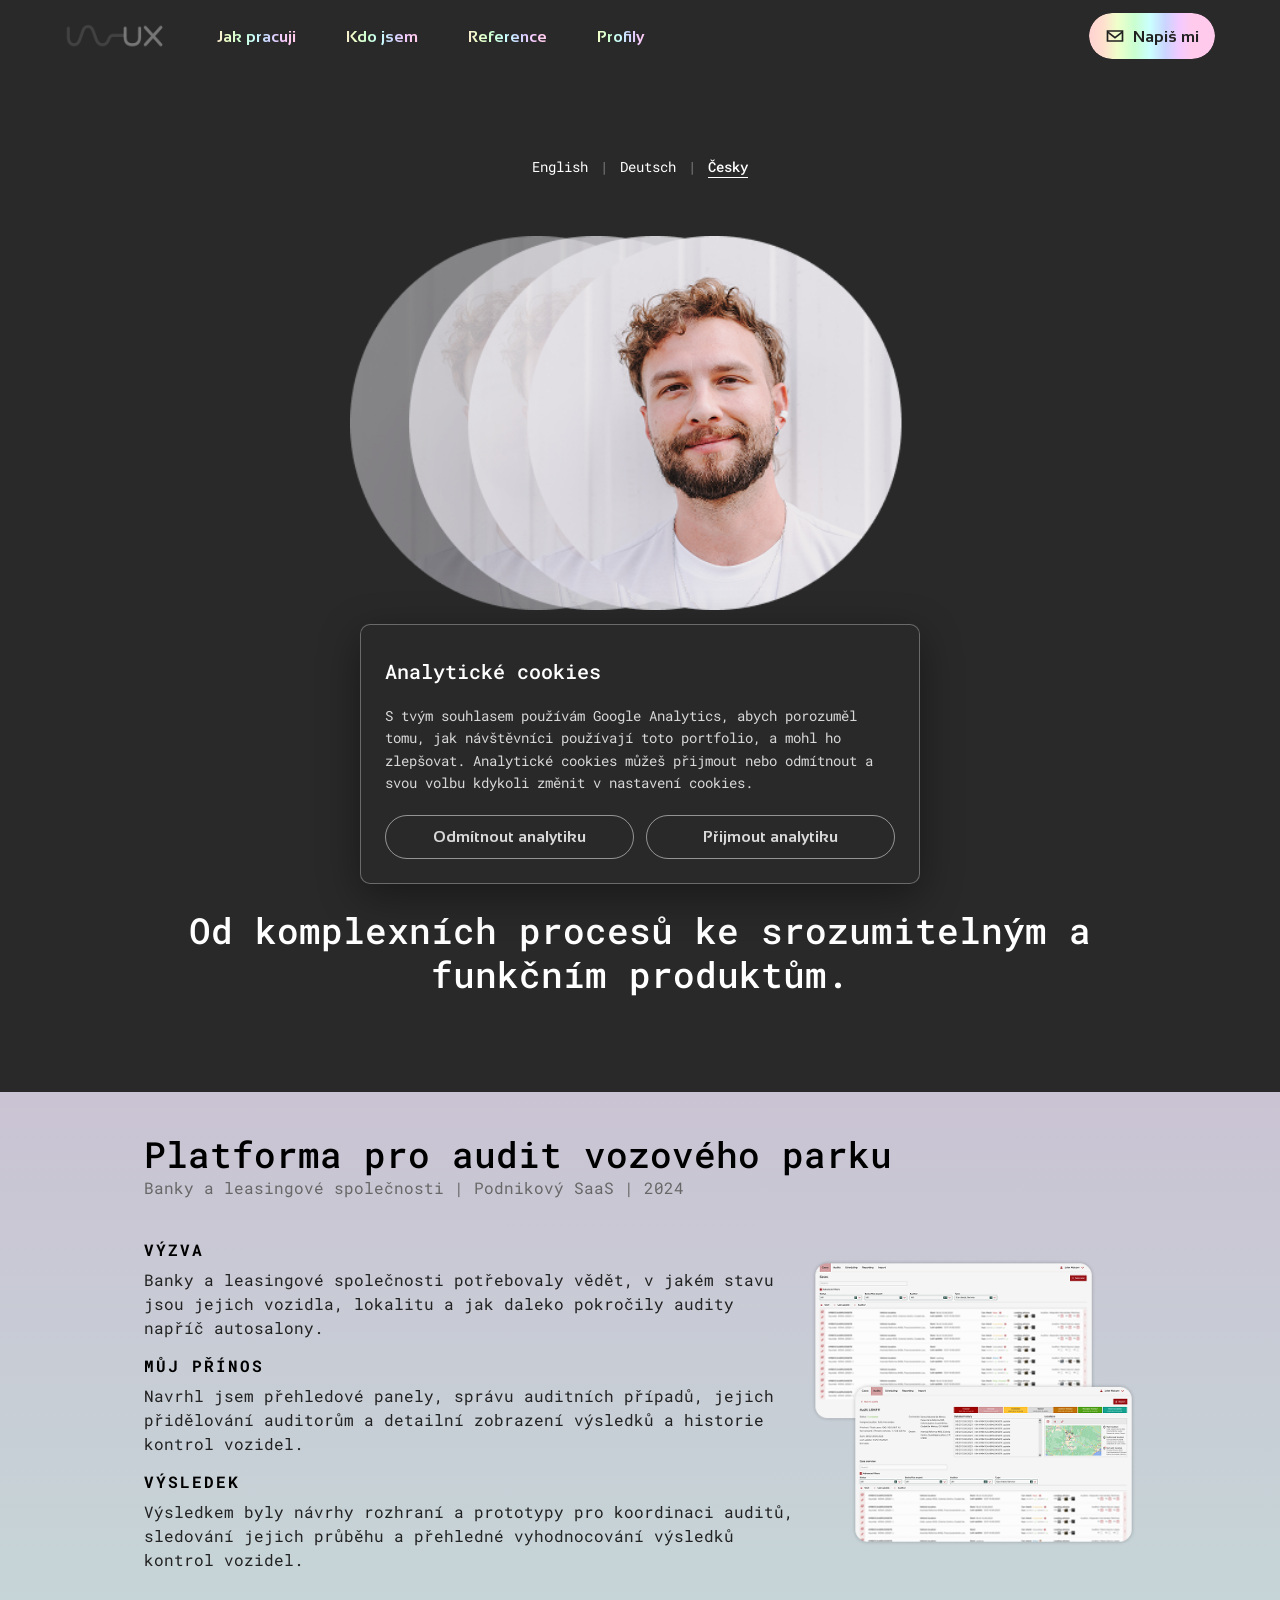
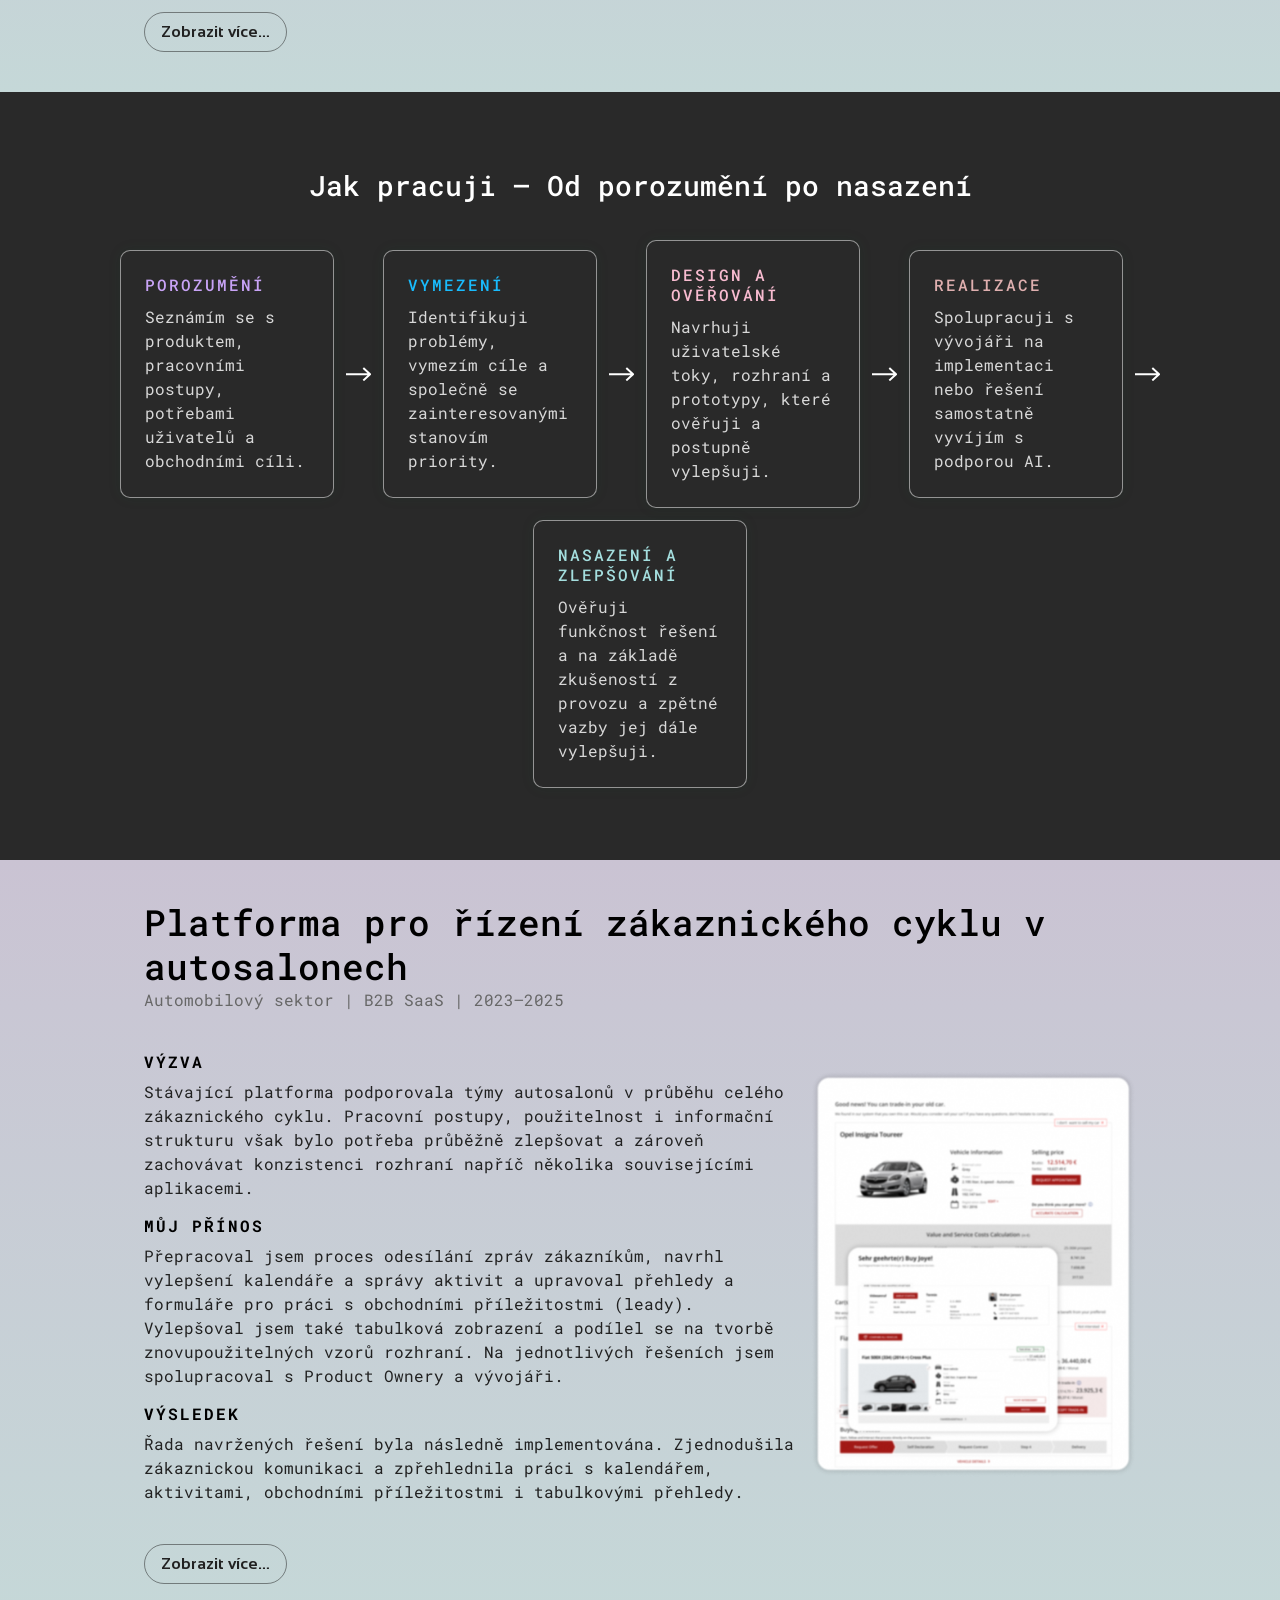
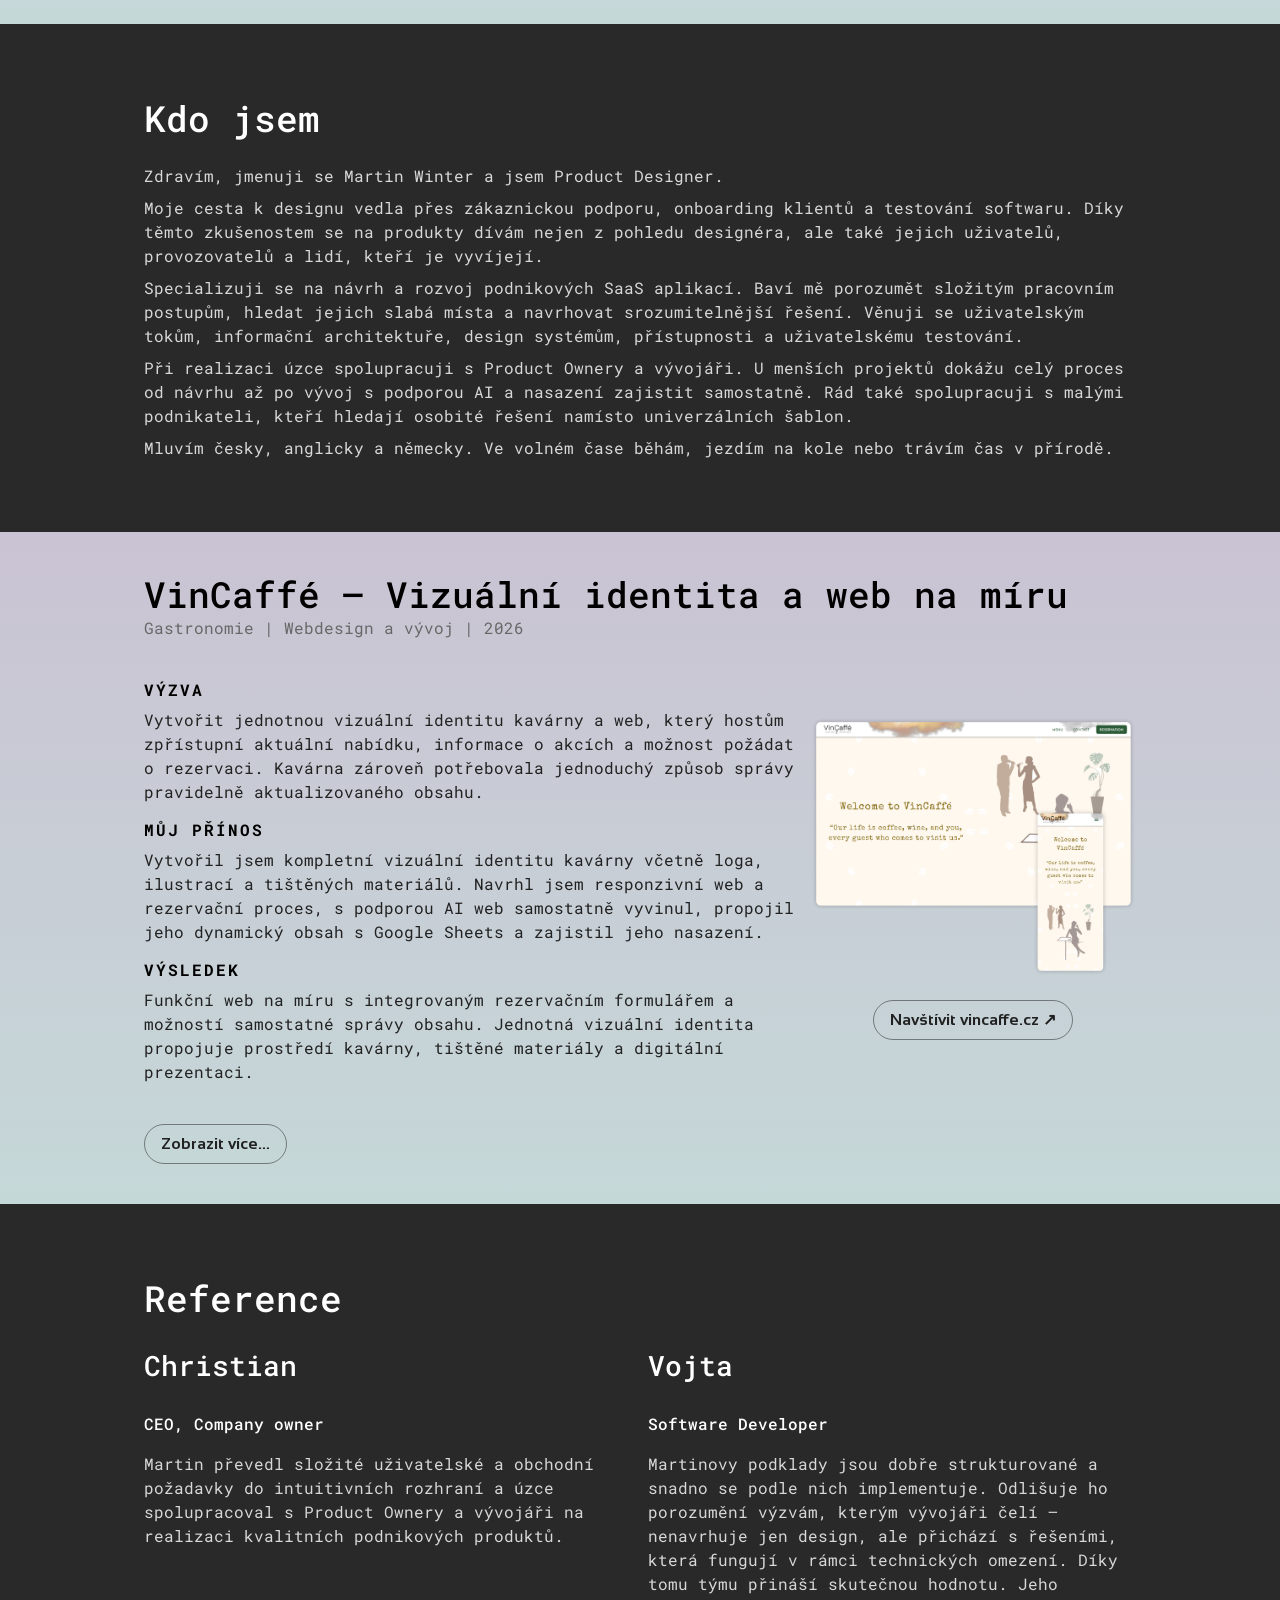
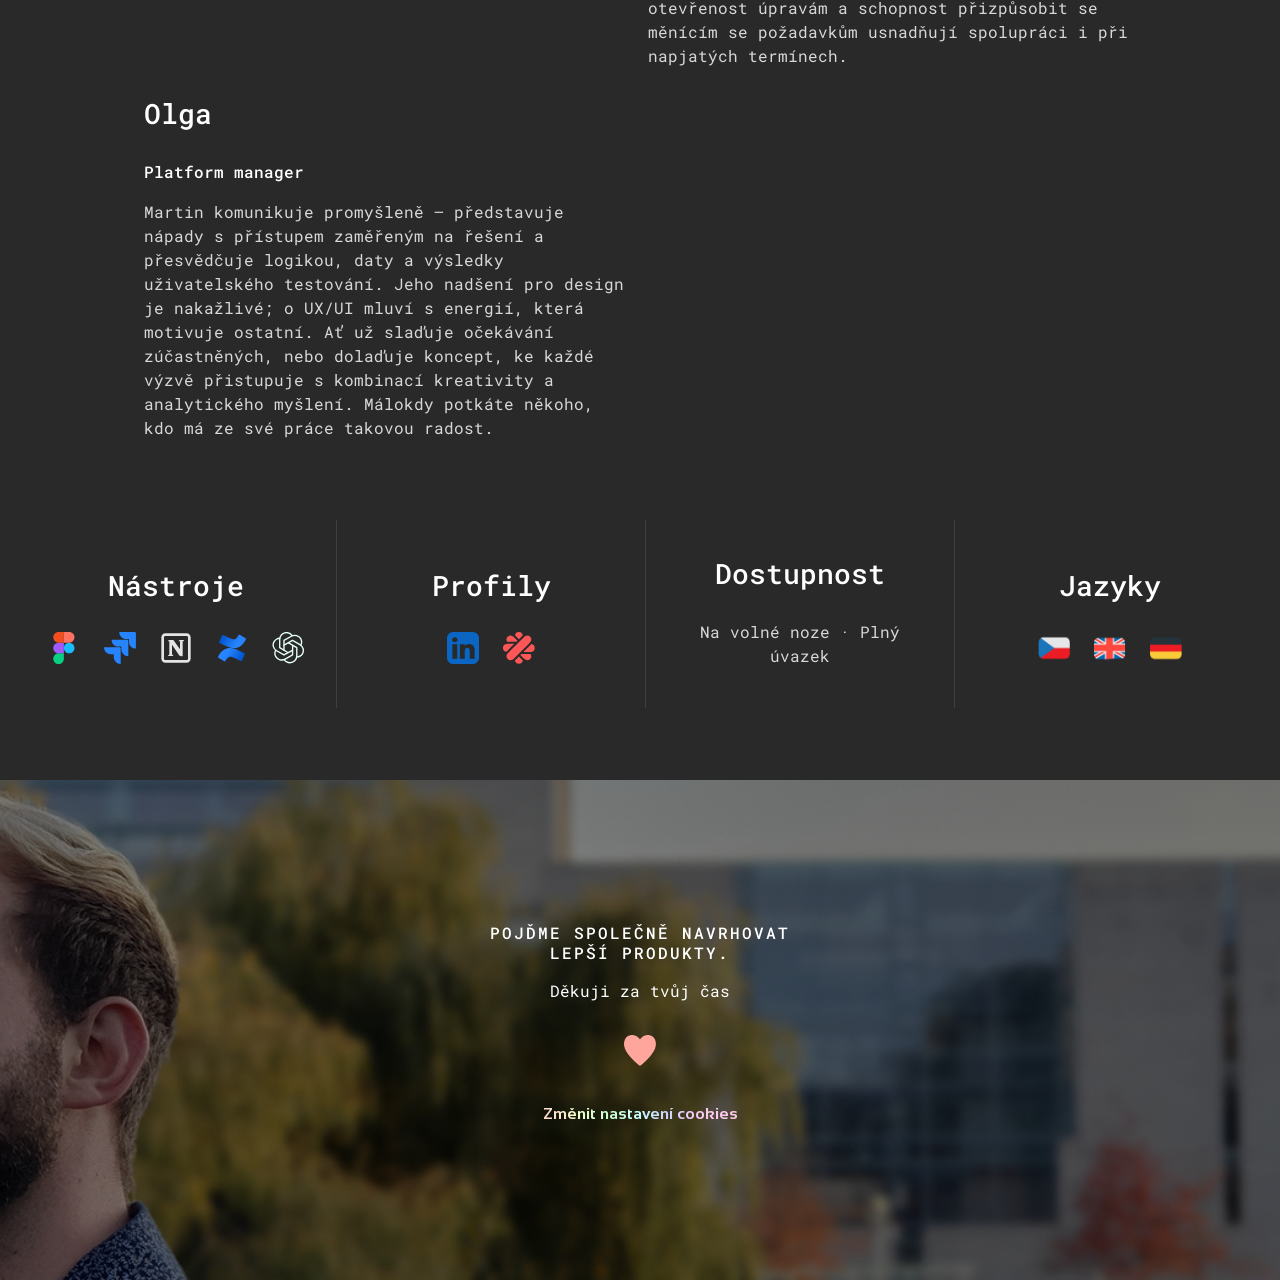
<file: cs/index.html>
<!DOCTYPE html>
<html lang="cs">

<head>
    <meta charset="UTF-8">
    <meta name="viewport" content="width=device-width, initial-scale=1.0">
    <title>Martin Winter — Product Designer & UX/UI Designer</title>

    <meta name="description"
        content="Product Designer se zaměřením na podnikové SaaS aplikace, UX/UI design, uživatelské toky, uživatelské testování a vývoj s podporou AI.">

    <link rel="canonical" href="https://winter-ux.eu/cs/">
    <link rel="alternate" hreflang="en" href="https://winter-ux.eu/">
    <link rel="alternate" hreflang="de" href="https://winter-ux.eu/de/">
    <link rel="alternate" hreflang="cs" href="https://winter-ux.eu/cs/">
    <link rel="alternate" hreflang="x-default" href="https://winter-ux.eu/">

    <meta property="og:type" content="website">
    <meta property="og:site_name" content="Winter UX">
    <meta property="og:locale" content="cs_CZ">
    <meta property="og:title" content="Martin Winter — Product Designer & UX/UI Designer">
    <meta property="og:description"
        content="Od komplexních procesů ke srozumitelným a funkčním produktům. Portfolio projektů v oblasti UX/UI designu a vývoje s podporou AI.">
    <meta property="og:url" content="https://winter-ux.eu/cs/">

    <meta property="og:image" content="https://winter-ux.eu/Pictures/og-image.png">
    <meta property="og:image:width" content="1200">
    <meta property="og:image:height" content="630">
    <meta property="og:image:alt" content="Martin Winter — Product Designer">

    <link rel="icon" type="image/png" href="../favicon.png">
    <link rel="stylesheet" href="../styles.css?v=20261020-1210">
    <!-- Google Fonts -->
    <link href="https://fonts.googleapis.com/css2?family=Sansation:wght@400;700&display=swap" rel="stylesheet">
    <link href="https://fonts.googleapis.com/css2?family=Roboto+Mono:wght@400;500;600;700&display=swap"
        rel="stylesheet">

    <script type="application/ld+json">
    {
        "@context": "https://schema.org",
        "@graph": [
            {
                "@type": "Person",
                "@id": "https://winter-ux.eu/#person",
                "name": "Martin Winter",
                "url": "https://winter-ux.eu/",
                "jobTitle": "Product Designer",
                "description": "Product Designer se zaměřením na podnikové SaaS aplikace, UX/UI design, uživatelské toky, uživatelské testování a vývoj s podporou AI.",
                "sameAs": [
                    "https://www.linkedin.com/in/martin-winter1/"
                ]
            },
            {
                "@type": "WebSite",
                "@id": "https://winter-ux.eu/#website",
                "url": "https://winter-ux.eu/",
                "name": "Winter UX",
                "inLanguage": ["en", "de", "cs"],
                "author": {
                    "@id": "https://winter-ux.eu/#person"
                }
            }
        ]
    }
    </script>

</head>

<body>

    <!-- Navbar -->
    <nav class="navbar">

        <div class="navbar-left">

                <img src="../Pictures/logo_wux.png" alt="Martin Winter" class="navbar-logo-image">
                <div class="navbar-links">

                <a href="#how-i-work" class="btn-text">
                    Jak pracuji
                </a>

                <a href="#about" class="btn-text">
                    Kdo jsem
                </a>

                <a href="#references" class="btn-text">
                    Reference
                </a>

                <a href="#socials" class="btn-text">
                    Profily
                </a>

            </div>

        </div>


        <div class="navbar-right">

            <button type="button" class="btn-full navbar-email" id="openContactModal" aria-label="Napiš mi" aria-haspopup="dialog"
                aria-controls="contactModal">

                <svg class="navbar-email-icon" viewBox="0 0 24 24" fill="none" aria-hidden="true">
                    <path d="M3 6H21V18H3V6Z" stroke="currentColor" stroke-width="2" />
                    <path d="M3 7L12 14L21 7" stroke="currentColor" stroke-width="2" />
                </svg>

                <span class="navbar-email-text">
                    Napiš mi
                </span>

            </button>

            <button type="button" class="burger" aria-label="Otevřít navigaci">

                <span></span>
                <span></span>
                <span></span>

            </button>

        </div>

    </nav>

    <!-- Hero Section -->
    <section class="hero">
        <div class="container">
            <div class="grid">
                <div class="hero-content">
                    <nav class="language-switcher" aria-label="Výběr jazyka">
                        <a href="/" lang="en" hreflang="en">English</a>
                        <span aria-hidden="true">|</span>
                        <a href="/de/" lang="de" hreflang="de">Deutsch</a>
                        <span aria-hidden="true">|</span>
                        <a href="/cs/" lang="cs" hreflang="cs" aria-current="page">Česky</a>
                    </nav>

                    <img src="../Pictures/Profile picture Martin Winter.png?v=20261007-1900" alt="Martin Winter, Product Designer" class="profile-img">
                    <p class="header-text">Martin Winter</p>
                    <h1>Product Designer</h1>
                    <p class="header-text">UX/UI Design · User Flows · AI-assisted Development</p>
                    <img src="../Pictures/Dot_Spliter.png" alt="" class="dot-splitter">
                    <h2>Od komplexních procesů ke srozumitelným a funkčním produktům.</h2>
                </div>
            </div>
        </div>
    </section>

    <!-- Tile Accordion Fleet Audit Platform -->
    <section class="expansive-tile">

        <div class="tile-header">

            <div>
                <h2 class="tile-heading">Platforma pro audit vozového parku</h2>
                <p class="tile-header-text">
                    Banky a leasingové společnosti | Podnikový SaaS | 2024
                </p>

                <div class="tile-content-layout">

                    <div class="tile-text-content">
                        <p class="tile-eyebrow">Výzva</p>
                        <p class="tile-text">
                            Banky a leasingové společnosti potřebovaly vědět, v jakém stavu jsou jejich vozidla, lokalitu a jak daleko pokročily audity napříč autosalony.
                        </p>

                        <p class="tile-eyebrow">Můj přínos</p>
                        <p class="tile-text">Navrhl jsem přehledové panely, správu auditních případů, jejich přidělování auditorům a detailní zobrazení výsledků a historie kontrol vozidel.
                        </p>

                        <p class="tile-eyebrow">Výsledek</p>
                        <p class="tile-text">Výsledkem byly návrhy rozhraní a prototypy pro koordinaci auditů, sledování jejich průběhu a přehledné vyhodnocování výsledků kontrol vozidel.
                        </p>
                    </div>

                    <div class="tile-image">
                        <img src="../Pictures/Preview Fleet Audit Platform.png?v=20261007-1900" alt="Návrh rozhraní platformy pro audit vozového parku">
                    </div>

                </div>

            </div>

            <button class="btn-outlined tile-toggle" type="button" aria-expanded="false">
                Zobrazit více…
            </button>

        </div>


        <div class="tile-body">

            <div class="tile-section">

                <div class="tile-section">

                    <h3 class="tile-heading">Průběh auditu vozového parku</h3>

                    <div class="flow">

                        <div class="flow-bubble">
                            <p class="tile-eyebrow">Banka</p>
                        </div>

                        <svg class="flow-arrow" viewBox="0 0 26 15">
                            <path d="M0 7.5H25M18 1L25 7.5L18 14" fill="none" stroke="#999" stroke-width="2" />
                        </svg>

                        <div class="flow-bubble">
                            <p class="tile-eyebrow">Koordinátor</p>
                        </div>

                        <svg class="flow-arrow" viewBox="0 0 26 15">
                            <path d="M0 7.5H25M18 1L25 7.5L18 14" fill="none" stroke="#999" stroke-width="2" />
                        </svg>

                        <div class="flow-bubble">
                            <p class="tile-eyebrow">Auditor</p>
                        </div>

                        <svg class="flow-arrow" viewBox="0 0 26 15">
                            <path d="M0 7.5H25M18 1L25 7.5L18 14" fill="none" stroke="#999" stroke-width="2" />
                        </svg>

                        <div class="flow-bubble">
                            <p class="tile-eyebrow">Vozidlo</p>
                        </div>

                        <svg class="flow-arrow" viewBox="0 0 26 15">
                            <path d="M0 7.5H25M18 1L25 7.5L18 14" fill="none" stroke="#999" stroke-width="2" />
                        </svg>

                        <div class="flow-bubble">
                            <p class="tile-eyebrow">Detekce poškození pomocí AI</p>
                        </div>

                    </div>

                </div>
            </div>


            <div class="tile-section">

                <div class="case-layout">

                    <div class="case-text">
                        <h3 class="tile-heading">O platformě</h3>
                        <p class="tile-text">
                            Platforma určená bankám a leasingovým společnostem, které mají vozidla umístěná v různých autosalonech a potřebují mít přehled o jejich stavu.
                        </p>
                        <p class="tile-text">
                            Platforma provází celý proces auditu od začátku do konce: koordinátor audit naplánuje a přidělí, auditor přímo na místě zaznamená stav vozidla a jeho poškození a umělá inteligence pomáhá automaticky rozpoznávat poškození během kontroly. Banka pak vidí stav, historii a výsledky auditu každého vozidla na jednom místě a může se na jejich základě rozhodovat. Dosud totiž byly tyto reporty roztříštěné mezi jednotlivé pobočky a různé systémy.
                        </p>
                    </div>

                    <div class="case-image">
                        <img src="../Pictures/Case overview and history Full.png?v=20261007-1900" alt="Přehled platformy pro audit vozového parku">
                    </div>

                </div>

            </div>


            <div class="tile-section">

                <h3 class="tile-heading">Výzva</h3>

                <p class="tile-text">
                    Audit vozidla je komplexní proces, do kterého vstupuje několik různých rolí. Začíná na straně banky, pokračuje přes koordinátora a končí u auditora přímo u vozidla. Každá role má jiné odpovědnosti, pracuje s jinými daty a potřebuje jiné informace. Hlavní výzvou mého návrhu bylo zpřehlednit správu auditních případů a zpřístupnit výsledky kontrol jednotlivým uživatelským rolím.
                </p>
                <p class="tile-text">
                    To vyžadovalo přehledně uspořádat rozsáhlé údaje o vozidlech, jednotlivých kontrolách a historii auditů. Koordinátoři potřebovali snadno přidělovat případy auditorům a sledovat jejich průběh, zatímco banky potřebovaly ucelený přehled o stavu vozidel a výsledcích kontrol.
                </p>

            </div>

            <div class="tile-section">

                <h3 class="tile-heading">Můj přínos</h3>

                <p class="tile-text">
                    V roli UX/UI designéra jsem se zaměřil na část platformy určenou ke správě auditních případů a prohlížení výsledků kontrol. Navrhoval jsem její uživatelské toky, informační architekturu a rozhraní. Samotná aplikace pro zaznamenávání údajů a poškození při kontrole vozidla nebyla součástí mé práce.
                </p>

                <p class="tile-text no-margin">
                    Moje práce zahrnovala:
                </p>
                <ul class="tile-list">
                    <li>Návrh pracovních postupů pro správu a koordinaci auditů</li>
                    <li>Informační strukturu přehledových panelů a vizualizaci dat</li>
                    <li>Detailní přehledy auditů vozidel a historii jejich kontrol</li>
                    <li>Správu, přidělování a sledování auditních případů</li>
                    <li>Návrh stavů, filtrů a možností orientace v datech</li>
                </ul>

                <p class="tile-text">
                    Úzce jsem spolupracoval s Product Ownerem na pochopení obchodních požadavků, strukturování auditních informací a jejich převodu do konkrétních uživatelských toků a návrhů rozhraní připravených pro implementaci.
                </p>

            </div>

            <div class="tile-section">
                <div class="tile-image">
                    <img src="../Pictures/Dashboard with case overview full.png?v=20261007-1900" alt="Přehledový panel auditu s přehledem případů">
                </div>
            </div>

            <div class="tile-section">
                <h3 class="tile-heading">Proces návrhu</h3>
                <p class="tile-text">
                    Nejprve jsem se seznámil s celým životním cyklem auditu a zmapoval, jak informace a úkoly navazují mezi jednotlivými uživatelskými rolemi a fázemi procesu.
                </p>
                <p class="tile-text">
                    Na základě této analýzy jsem navrhl uživatelské toky a informační hierarchii pro správu případů, sledování auditů a prohlížení jejich výsledků.
                </p>
                <p class="tile-text">
                    Návrhy jsem průběžně konzultoval s Product Ownerem a iterativně upravoval až do podoby prototypů a návrhů rozhraní připravených k implementaci vývojovým týmem.
                </p>
            </div>

            <div class="tile-section">
                <h3 class="tile-heading">Klíčová rozhodnutí</h3>
                <p class="tile-eyebrow">Hierarchie informací – od přehledu k detailu</p>
                <p class="tile-text">
                    Při návrhu bylo potřeba zpřístupnit široké spektrum údajů – od aktuálního stavu vozidel a výsledků kontrol až po evidovaná poškození a historii auditů.</p>
                <p class="tile-text">
                    Rozhraní jsem proto postavil na hierarchii, která vede od souhrnných přehledů k detailům jednotlivých vozidel a auditů. Uživatel tak získá rychlou orientaci a podle potřeby může přejít k podrobnějším informacím.
                </p>
                <p class="tile-eyebrow">Rozhraní přizpůsobené jednotlivým rolím</p>
                <p class="tile-text">
                    Při návrhu přehledů a správy případů jsem zohlednil rozdílné potřeby koordinátorů a zástupců bank.</p>
                <p class="tile-text">
                    Každá role vyžadovala jinou míru detailu, jiné dostupné akce a jiný rozsah zobrazovaných informací. Tomu jsem přizpůsobil obsah jednotlivých obrazovek i možnosti práce se systémem.
                </p>
            </div>

            <div class="tile-section">
                <div class="tile-image">
                    <img src="../Pictures/Dashboard with cases.png?v=20261007-1900" alt="Přehledový panel s jednotlivými auditními případy">
                </div>
            </div>

            <div class="tile-section">
                <h3 class="tile-heading">Výsledek</h3>
                <p class="tile-text">
                    Výsledné návrhy umožnily spravovat auditní případy, přidělovat je auditorům, sledovat průběh kontrol a prohlížet jejich výsledky včetně zaznamenaných poškození a historie auditů.</p>
                <p class="tile-text">
                    Pro tuto část platformy jsem připravil navazující pracovní postupy, prototypy a návrhy rozhraní, které sloužily jako podklad pro implementaci vývojovým týmem. Jejich podobu jsme průběžně upřesňovali v diskusích s Product Ownerem. Návrhy následně prošly implementací a platforma je dnes v provozu.
                </p>
            </div>

            <button class="btn-outlined tile-close" type="button">
                Zobrazit méně…
            </button>

        </div>

    </section>

    <!-- Consistent design solutions -->
    <section id="how-i-work" class="diagram-section">

        <div class="container">

            <h3>Jak pracuji — Od porozumění po nasazení</h3>

            <div class="process-flow">

                <article class="process-card accent-purple">
                    <p class="process-label">Porozumění</p>
                    <p class="tile-text">Seznámím se s produktem, pracovními postupy, potřebami uživatelů a obchodními cíli.</p>
                </article>

                <div class="process-arrow" aria-hidden="true">
                    <svg viewBox="0 0 26 15">
                        <path d="M0 7.5H25M18 1L25 7.5L18 14" fill="none" stroke="currentColor" stroke-width="2" />
                    </svg>
                </div>

                <article class="process-card accent-cyan">
                    <p class="process-label">Vymezení</p>
                    <p class="tile-text">Identifikuji problémy, vymezím cíle a společně se zainteresovanými stanovím priority.</p>
                </article>

                <div class="process-arrow" aria-hidden="true">
                    <svg viewBox="0 0 26 15">
                        <path d="M0 7.5H25M18 1L25 7.5L18 14" fill="none" stroke="currentColor" stroke-width="2" />
                    </svg>
                </div>

                <article class="process-card accent-pink">
                    <p class="process-label">Design a ověřování</p>
                    <p class="tile-text">Navrhuji uživatelské toky, rozhraní a prototypy, které ověřuji a postupně vylepšuji.</p>
                </article>

                <div class="process-arrow" aria-hidden="true">
                    <svg viewBox="0 0 26 15">
                        <path d="M0 7.5H25M18 1L25 7.5L18 14" fill="none" stroke="currentColor" stroke-width="2" />
                    </svg>
                </div>

                <article class="process-card accent-rose">
                    <p class="process-label">Realizace</p>
                    <p class="tile-text">Spolupracuji s vývojáři na implementaci nebo řešení samostatně vyvíjím s podporou AI.</p>
                </article>

                <div class="process-arrow" aria-hidden="true">
                    <svg viewBox="0 0 26 15">
                        <path d="M0 7.5H25M18 1L25 7.5L18 14" fill="none" stroke="currentColor" stroke-width="2" />
                    </svg>
                </div>

                <article class="process-card accent-teal">
                    <p class="process-label">Nasazení a zlepšování</p>
                    <p class="tile-text">Ověřuji funkčnost řešení a na základě zkušeností z provozu a zpětné vazby jej dále vylepšuji.</p>
                </article>

            </div>

        </div>

    </section>

    <!-- Tile Accordion Automotive Lead Management Platform -->
    <section class="expansive-tile">

        <div class="tile-header">

            <div>
                <h2 class="tile-heading">Platforma pro řízení zákaznického cyklu v autosalonech</h2>
                <p class="tile-header-text">
                    Automobilový sektor | B2B SaaS | 2023–2025
                </p>

                <div class="tile-content-layout">

                    <div class="tile-text-content">
                        <p class="tile-eyebrow">Výzva</p>
                        <p class="tile-text">
                            Stávající platforma podporovala týmy autosalonů v průběhu celého zákaznického cyklu. Pracovní postupy, použitelnost i informační strukturu však bylo potřeba průběžně zlepšovat a zároveň zachovávat konzistenci rozhraní napříč několika souvisejícími aplikacemi.
                        </p>

                        <p class="tile-eyebrow">Můj přínos</p>
                        <p class="tile-text">
                            Přepracoval jsem proces odesílání zpráv zákazníkům, navrhl vylepšení kalendáře a správy aktivit a upravoval přehledy a formuláře pro práci s obchodními příležitostmi (leady). Vylepšoval jsem také tabulková zobrazení a podílel se na tvorbě znovupoužitelných vzorů rozhraní. Na jednotlivých řešeních jsem spolupracoval s Product Ownery a vývojáři.
                        </p>

                        <p class="tile-eyebrow">Výsledek</p>
                        <p class="tile-text">
                            Řada navržených řešení byla následně implementována. Zjednodušila zákaznickou komunikaci a zpřehlednila práci s kalendářem, aktivitami, obchodními příležitostmi i tabulkovými přehledy.
                        </p>
                    </div>

                    <div class="tile-image">
                        <img src="../Pictures/Landing page_PPL.png?v=20261007-1900" alt="Přehled rozhraní platformy pro správu obchodních příležitostí v autosalonech">
                    </div>

                </div>

            </div>

            <button class="btn-outlined tile-toggle" type="button" aria-expanded="false">
                Zobrazit více…
            </button>

        </div>


        <div class="tile-body">

            <div class="tile-section">

                <h3 class="tile-heading">Zákaznický cyklus v autosalonu</h3>

                <div class="flow">

                    <div class="flow-bubble">
                        <p class="tile-eyebrow">Identifikace obchodní příležitosti</p>
                    </div>

                    <svg class="flow-arrow" viewBox="0 0 26 15">
                        <path d="M0 7.5H25M18 1L25 7.5L18 14" fill="none" stroke="#999" stroke-width="2" />
                    </svg>

                    <div class="flow-bubble">
                        <p class="tile-eyebrow">Kontakt se zákazníkem</p>
                    </div>

                    <svg class="flow-arrow" viewBox="0 0 26 15">
                        <path d="M0 7.5H25M18 1L25 7.5L18 14" fill="none" stroke="#999" stroke-width="2" />
                    </svg>

                    <div class="flow-bubble">
                        <p class="tile-eyebrow">Ocenění vozidla na protiúčet</p>
                    </div>

                    <svg class="flow-arrow" viewBox="0 0 26 15">
                        <path d="M0 7.5H25M18 1L25 7.5L18 14" fill="none" stroke="#999" stroke-width="2" />
                    </svg>

                    <div class="flow-bubble">
                        <p class="tile-eyebrow">Příprava cenové nabídky</p>
                    </div>

                    <svg class="flow-arrow" viewBox="0 0 26 15">
                        <path d="M0 7.5H25M18 1L25 7.5L18 14" fill="none" stroke="#999" stroke-width="2" />
                    </svg>

                    <div class="flow-bubble">
                        <p class="tile-eyebrow">Správa nabídek</p>
                    </div>

                    <svg class="flow-arrow" viewBox="0 0 26 15">
                        <path d="M0 7.5H25M18 1L25 7.5L18 14" fill="none" stroke="#999" stroke-width="2" />
                    </svg>

                    <div class="flow-bubble">
                        <p class="tile-eyebrow">Uzavření smlouvy online</p>
                    </div>

                    <svg class="flow-arrow" viewBox="0 0 26 15">
                        <path d="M0 7.5H25M18 1L25 7.5L18 14" fill="none" stroke="#999" stroke-width="2" />
                    </svg>

                    <div class="flow-bubble">
                        <p class="tile-eyebrow">Předání vozidla</p>
                    </div>

                    <svg class="flow-arrow" viewBox="0 0 26 15">
                        <path d="M0 7.5H25M18 1L25 7.5L18 14" fill="none" stroke="#999" stroke-width="2" />
                    </svg>


                    <div class="flow-bubble">
                        <p class="tile-eyebrow">Servis a poprodejní péče</p>
                    </div>

                </div>

            </div>
            <div class="tile-section">

                <div class="case-layout">

                    <div class="case-text">
                        <h3 class="tile-heading">O platformě</h3>
                        <p class="tile-text">
                            Lead Management byl součástí širšího ekosystému tří aplikací podporujících zákaznický cyklus v autosalonech. První
                            aplikace na základě údajů o nájezdu vozidel vyhodnocovala, kdy by pro zákazníka bylo ekonomicky výhodné vyměnit
                            stávající vozidlo za nové, a identifikovala tak nové obchodní příležitosti.</p>
                        <p class="tile-text">
                            Aplikace Lead Management, na které jsem pracoval, podporovala obchodní týmy při zpracování obchodních příležitostí – od
                            prvního kontaktu se zákazníkem přes ocenění vozidla na protiúčet, přípravu a správu nabídek až po uzavření smlouvy a
                            předání vozidla.</p>
                        <p class="tile-text">
                            Na obchodní proces navazovala servisní aplikace, která na základě identifikace vozidla umožňovala určit potřebné
                            náhradní díly, jejich ceny a sestavit cenovou nabídku opravy včetně práce.</p>
                    </div>

                    <div class="case-image">
                        <img src="../Pictures/Calendar overview.png?v=20261007-1900"
                            alt="Přehled kalendáře a aktivit pro týmy autosalonů">
                    </div>

                </div>

            </div>


            <div class="tile-section">

                <h3 class="tile-heading">Výzva</h3>

                <p class="tile-text">
                    Lead Management byl již zavedeným produktem, který bylo potřeba průběžně rozvíjet. Některé pracovní postupy obsahovaly zbytečné kroky nebo byly rozdělené mezi několik obrazovek a dialogových oken.
                </p>
                <p class="tile-text">
                    Výzvou bylo tyto postupy zjednodušovat, zlepšovat orientaci v rozsáhlém množství informací a zároveň respektovat technická omezení produktu a zachovávat konzistenci napříč souvisejícími aplikacemi.
                </p>

            </div>

            <div class="tile-section">

                <h3 class="tile-heading">Můj přínos</h3>

                <p class="tile-text">
                    V roli UX/UI designéra jsem se podílel na dlouhodobém rozvoji aplikace. Podněty ke změnám vycházely především z mé vlastní analýzy produktu, dále od kolegů a v menší míře ze zpětné vazby od zákazníků.
                </p>

                <p class="tile-text no-margin">Moje práce zahrnovala:</p>
                <ul class="tile-list">
                    <li>Analýzu pracovních postupů a iniciování změn</li>
                    <li>Návrh uživatelských toků a funkcí pro zákaznickou komunikaci, kalendář a správu aktivit</li>
                    <li>Vylepšování přehledů, formulářů, detailů obchodních příležitostí a tabulkových zobrazení</li>
                    <li>Návrh znovupoužitelných komponent a vzorů rozhraní</li>
                    <li>Tvorbu interaktivních prototypů ve Figmě a uživatelské testování</li>
                    <li>Spolupráci při realizaci, kontrolu implementace a následné úpravy</li>
                </ul>

            </div>

            <div class="tile-section">

                <h3 class="tile-heading">Proces návrhu</h3>

                <p class="tile-text">
                    Při práci s existující aplikací jsem analyzoval jednotlivé pracovní postupy z pohledu uživatele. Identifikované problémy jsem podle potřeby ověřoval uživatelským testováním s interními dobrovolníky.
                </p>
                <p class="tile-text">
                    Účastníkům jsem zadával konkrétní úkoly a požádal je, aby během jejich plnění nahlas komentovali své myšlenky a rozhodnutí (metoda Think Aloud). Pozorování a zjištěné problémy jsem zaznamenával pomocí Rainbow Sheet a hodnotil jejich závažnost. Pokud se účastníci nedokázali zorientovat nebo dokončit úkol, hledal jsem vhodnější řešení.
                </p>
                <p class="tile-text">
                    Podněty a návrhy jsem konzultoval s Product Ownery a vývojáři. Interaktivní prototypy jsem ověřoval testováním a upravoval podle získaných poznatků. Po předání návrhů vývojovému týmu jsem se podílel na kontrole implementace, ověřování funkčnosti a dalším zlepšování řešení.
                </p>

            </div>

            <section class="tile-section workflow-case" aria-labelledby="message-workflow-title">

                <h3 class="tile-heading" id="message-workflow-title">
                    Zjednodušení procesu odesílání zpráv zákazníkům
                </h3>

                <p class="tile-text">
                    Při práci s aplikací jsem identifikoval zbytečně komplikovaný proces odesílání zpráv. Z vlastní iniciativy jsem navrhl jeho přepracování, aby bylo možné zprávu připravit, upravit a zkontrolovat na jednom místě.
                </p>

                <h4 class="tile-eyebrow">Původní řešení: nejasný pracovní postup</h4>

                <p class="tile-text">
                    Funkce byla dostupná prostřednictvím rozbalovací nabídky v přehledu aktivit. Výběr šablony, úprava textu a náhled zprávy byly rozdělené do samostatných kroků a dialogových oken.
                </p>
                <p class="tile-text">
                    Rozhraní neukazovalo, které šablony lze upravovat, a z náhledu se uživatel nemohl přímo vrátit k editaci.
                </p>

                <div class="workflow-carousel" data-workflow-carousel role="region" aria-roledescription="galerie"
                    aria-label="Původní postup odesílání zpráv">

                    <div class="workflow-carousel-row">

                        <button class="btn-outlined workflow-arrow" data-workflow-prev type="button" aria-label="Předchozí snímek">
                            <svg viewBox="0 0 24 24" fill="none" stroke="currentColor" stroke-width="2" stroke-linecap="round"
                                stroke-linejoin="round" aria-hidden="true" focusable="false">
                                <path d="M15 6 9 12 15 18" />
                            </svg>
                        </button>

                        <div class="workflow-stage">

                            <figure class="workflow-slide">
                                <button class="workflow-image-button" type="button"
                                    aria-label="Zvětšit snímek: Původní ovládání zpráv">
                                    <img src="../Pictures/message-old-01.png" alt="Původní ovládání zpráv" loading="lazy"
                                        decoding="async">
                                </button>
                                <figcaption>
                                    Původní ovládací prvky zpráv byly součástí přehledu aktivit.
                                </figcaption>
                            </figure>

                            <figure class="workflow-slide" hidden>
                                <button class="workflow-image-button" type="button"
                                    aria-label="Zvětšit snímek: Původní výběr šablony">
                                    <img src="../Pictures/message-old-02.png" alt="Původní výběr šablony" loading="lazy"
                                        decoding="async">
                                </button>
                                <figcaption>
                                    Šablony se vybíraly před otevřením editoru zprávy, bez jasného označení těch, které bylo možné
                                    upravovat.
                                </figcaption>
                            </figure>

                            <figure class="workflow-slide" hidden>
                                <button class="workflow-image-button" type="button"
                                    aria-label="Zvětšit snímek: Původní editor zprávy">
                                    <img src="../Pictures/message-old-03.png" alt="Původní editor zprávy" loading="lazy"
                                        decoding="async">
                                </button>
                                <figcaption>
                                    Vlastní text se zadával v samostatném dialogovém okně.
                                </figcaption>
                            </figure>

                            <figure class="workflow-slide" hidden>
                                <button class="workflow-image-button" type="button"
                                    aria-label="Zvětšit snímek: Původní náhled zprávy">
                                    <img src="../Pictures/message-old-04.png" alt="Původní náhled zprávy" loading="lazy"
                                        decoding="async">
                                </button>
                                <figcaption>
                                    Náhled se zobrazil v dalším dialogovém okně bez přímé cesty zpět k úpravám.
                                </figcaption>
                            </figure>

                        </div>

                        <button class="btn-outlined workflow-arrow" data-workflow-next type="button" aria-label="Další snímek">
                            <svg viewBox="0 0 24 24" fill="none" stroke="currentColor" stroke-width="2" stroke-linecap="round"
                                stroke-linejoin="round" aria-hidden="true" focusable="false">
                                <path d="m9 6 6 6-6 6" />
                            </svg>
                        </button>

                    </div>

                    <div class="workflow-footer">
                        <div class="workflow-dots" role="group" aria-label="Vybrat snímek"></div>
                    </div>

                </div>

                <h4 class="tile-eyebrow">Nové řešení: jasný pracovní postup</h4>

                <p class="tile-text">
                    Výběr šablony, úpravu textu a živý náhled jsem spojil do jednoho dialogového okna.
                </p>

                <h4 class="tile-eyebrow">Klíčová designová rozhodnutí</h4>

                <ul class="tile-list">
                    <li>Samostatné tlačítko pro lepší viditelnost a dostupnost funkce odesílání zpráv.</li>
                    <li>Sjednocení výběru šablony a editace do jednoho dialogového okna.</li>
                    <li>Vizuální odlišení upravitelných šablon, aby uživatel předem věděl, které zprávy může přizpůsobit.</li>
                    <li>Živý náhled vedle editoru umožňující průběžnou kontrolu výsledné podoby zprávy bez přerušení editace.</li>
                </ul>

                <div class="workflow-carousel" data-workflow-carousel role="region" aria-roledescription="galerie"
                    aria-label="Přepracovaný postup odesílání zpráv">

                    <div class="workflow-carousel-row">

                        <button class="btn-outlined workflow-arrow" data-workflow-prev type="button" aria-label="Předchozí snímek">
                            <svg viewBox="0 0 24 24" fill="none" stroke="currentColor" stroke-width="2" stroke-linecap="round"
                                stroke-linejoin="round" aria-hidden="true" focusable="false">
                                <path d="M15 6 9 12 15 18" />
                            </svg>
                        </button>

                        <div class="workflow-stage">

                            <figure class="workflow-slide">
                                <button class="workflow-image-button" type="button"
                                    aria-label="Zvětšit snímek: Nové tlačítko pro odesílání zpráv">
                                    <img src="../Pictures/message-new-01.png" alt="Nové tlačítko pro odesílání zpráv" loading="lazy"
                                        decoding="async">
                                </button>
                                <figcaption>
                                    Samostatné tlačítko pro odeslání zprávy otevře okno pro její sestavení.
                                </figcaption>
                            </figure>

                            <figure class="workflow-slide" hidden>
                                <button class="workflow-image-button" type="button"
                                    aria-label="Zvětšit snímek: Výběr šablony v novém okně">
                                    <img src="../Pictures/message-new-02.png" alt="Výběr šablony v novém okně" loading="lazy"
                                        decoding="async">
                                </button>
                                <figcaption>
                                    Výběr šablony je součástí dialogového okna; upravitelné šablony jsou označené.
                                </figcaption>
                            </figure>

                            <figure class="workflow-slide" hidden>
                                <button class="workflow-image-button" type="button"
                                    aria-label="Zvětšit snímek: Editor zprávy s náhledem">
                                    <img src="../Pictures/message-new-03.png" alt="Editor zprávy s náhledem" loading="lazy"
                                        decoding="async">
                                </button>
                                <figcaption>
                                    Nové dialogové okno spojuje výběr šablony, úpravy a živý náhled na jednom místě.
                                </figcaption>
                            </figure>

                        </div>

                        <button class="btn-outlined workflow-arrow" data-workflow-next type="button" aria-label="Další snímek">
                            <svg viewBox="0 0 24 24" fill="none" stroke="currentColor" stroke-width="2" stroke-linecap="round"
                                stroke-linejoin="round" aria-hidden="true" focusable="false">
                                <path d="m9 6 6 6-6 6" />
                            </svg>
                        </button>

                    </div>

                    <div class="workflow-footer">
                        <div class="workflow-dots" role="group" aria-label="Vybrat snímek"></div>
                    </div>

                </div>

                <h4 class="tile-eyebrow">Ověření a výsledek</h4>

                <p class="tile-text">
                    Nový pracovní postup jsem ověřil uživatelským testováním s kolegy z firmy. Řešení bylo následně implementováno a odstranilo nutnost přecházet mezi samostatnými dialogy.
                </p>

            </section>

            <div class="tile-section">

                <h3 class="tile-heading">Redesign kalendáře a správy aktivit</h3>

                <p class="tile-text">
                    Především z vlastní iniciativy jsem navrhl přepracování stávajícího kalendáře a organizace pracovních aktivit. Rozhraní jsem rozdělil do tří funkčních oblastí – nepřidělené aktivity, kalendář plánovaných aktivit a samostatný přehled úkolů.
                </p>
                <p class="tile-text">
                    Navrhl jsem prostorově úspornější karty, možnosti filtrování a přehlednější formuláře. Zohlednil jsem také rozdílné potřeby obchodníků, vedoucích autosalonů a pracovníků recepce.
                </p>

                <div class="tile-image">
                    <p class="tile-eyebrow">Přehled kalendáře</p>
                    <img src="../Pictures/WEB UI Calnedar overview.png?v=20261007-1900" alt="Přehled kalendáře">
                </div>

                <p class="tile-text">
                    Součástí návrhu byl také přehled dostupnosti pracovníků, jejich denních aktivit a úkolů s upozorněním na položky po termínu a přímým přístupem do jejich kalendáře.
                </p>
                <p class="tile-text">
                    Vybrané části návrhu jsem ověřoval interním uživatelským testováním. Některé z navržených změn byly následně implementovány.
                </p>

            </div>

            <div class="tile-section">

                <h3 class="tile-heading">Výsledek</h3>

                <p class="tile-text">
                    Během dlouhodobého rozvoje aplikace Lead Management jsem přispěl ke zjednodušení pracovních postupů, lepší organizaci informací a větší konzistenci uživatelského rozhraní. Řada navržených a uživatelsky ověřených řešení byla následně implementována do produktu a stala se součástí pracovního prostředí týmů autosalonů.
                </p>

                <p class="tile-text"><small>Z důvodu zachování důvěrnosti projektu jsou prezentovány pouze vybrané návrhy rozhraní a omezený rozsah funkcionalit.</small></p>

            </div>

            <button class="btn-outlined tile-close" type="button">
                Zobrazit méně…
            </button>

        </div>

    </section>

    <!-- About Section -->
    <section id="about" class="about">
        <div class="container">
            <h2>Kdo jsem</h2>
            <p>Zdravím, jmenuji se Martin Winter a jsem Product Designer.</p>
            <p>Moje cesta k designu vedla přes zákaznickou podporu, onboarding klientů a testování softwaru. Díky těmto zkušenostem se na produkty dívám nejen z pohledu designéra, ale také jejich uživatelů, provozovatelů a lidí, kteří je vyvíjejí.</p>
            <p>Specializuji se na návrh a rozvoj podnikových SaaS aplikací. Baví mě porozumět složitým pracovním postupům, hledat jejich slabá místa a navrhovat srozumitelnější řešení. Věnuji se uživatelským tokům, informační architektuře, design systémům, přístupnosti a uživatelskému testování.</p>
            <p>Při realizaci úzce spolupracuji s Product Ownery a vývojáři. U menších projektů dokážu celý proces od návrhu až po vývoj s podporou AI a nasazení zajistit samostatně. Rád také spolupracuji s malými podnikateli, kteří hledají osobité řešení namísto univerzálních šablon.</p>
            <p>Mluvím česky, anglicky a německy. Ve volném čase běhám, jezdím na kole nebo trávím čas v přírodě.</p>
        </div>
    </section>


    <!-- Tile Accordion VinCaffé -->
    <section class="expansive-tile">

        <div class="tile-header">

            <div>
                <h2 class="tile-heading">
                    VinCaffé — Vizuální identita a web na míru
                </h2>

                <p class="tile-header-text">
                    Gastronomie | Webdesign a vývoj | 2026
                </p>

                <div class="tile-content-layout">

                    <div class="tile-text-content">

                        <p class="tile-eyebrow">Výzva</p>
                        <p class="tile-text">
                            Vytvořit jednotnou vizuální identitu kavárny a web, který hostům zpřístupní aktuální nabídku, informace o akcích a možnost požádat o rezervaci. Kavárna zároveň potřebovala jednoduchý způsob správy pravidelně aktualizovaného obsahu.
                        </p>

                        <p class="tile-eyebrow">Můj přínos</p>
                        <p class="tile-text">
                            Vytvořil jsem kompletní vizuální identitu kavárny včetně loga, ilustrací a tištěných materiálů. Navrhl jsem responzivní web a rezervační proces, s podporou AI web samostatně vyvinul, propojil jeho dynamický obsah s Google Sheets a zajistil jeho nasazení.
                        </p>

                        <p class="tile-eyebrow">Výsledek</p>
                        <p class="tile-text">
                            Funkční web na míru s integrovaným rezervačním formulářem a možností samostatné správy obsahu. Jednotná vizuální identita propojuje prostředí kavárny, tištěné materiály a digitální prezentaci.
                        </p>

                    </div>

                    <div class="tile-image">
                        <img src="../Pictures/VinCaffe Website Preview Porfolio Martin Winter.png"
                            alt="Náhled webu VinCaffé" loading="lazy">
                        <a class="btn-outlined" href="https://vincaffe.cz/" target="_blank" rel="noopener noreferrer">
                            Navštívit vincaffe.cz ↗
                        </a>
                    </div>

                </div>

            </div>

            <button class="btn-outlined tile-toggle" type="button" aria-expanded="false"
                aria-controls="vincaffe-details">
                Zobrazit více…
            </button>

        </div>

        <div class="tile-body" id="vincaffe-details">

            <div class="tile-section">

                <h3 class="tile-heading">O projektu</h3>

                <p class="tile-text">
                    VinCaffé je sousedská kavárna v Praze, pro kterou jsem vytvořil kompletní vizuální identitu od loga a autorských ilustrací přes tištěné materiály až po digitální prezentaci.
                </p>

                <p class="tile-text">
                    Součástí projektu byl návrh a vývoj responzivního webu s aktuální nabídkou kavárny, přehledem akcí, rezervačním formulářem a jednoduchou správou obsahu.
                </p>

                <p class="tile-eyebrow">
                    Role
                </p>
                <p class="tile-text">
                    Brand &amp; Graphic Designer · UX/UI Designer · Developer
                </p>

                <p class="tile-eyebrow">
                    Nástroje a technologie
                </p>
                <p class="tile-text">
                    Figma · HTML · CSS · JavaScript · PHP · PHPMailer · Google Sheets
                </p>

            </div>

            <div class="tile-section">

                <h3 class="tile-heading">Výzva</h3>

                <p class="tile-text">
                    Cílem bylo vytvořit osobitou vizuální identitu, která odráží charakter kavárny a působí jednotně v jejím fyzickém prostředí i digitální prezentaci.
                </p>

                <p class="tile-text">
                    Web měl hostům umožnit snadný přístup k aktuální nabídce, týdennímu menu, víkendovému brunchi, akcím a rezervacím. Z pohledu provozovatele bylo zároveň důležité zajistit jednoduchou správu pravidelně se měnícího obsahu bez nutnosti technických znalostí či zásahů do zdrojového kódu. Změny mělo být možné provádět jednoduše i na telefonu.
                </p>

            </div>

            <div class="tile-section">

                <h3 class="tile-heading">Můj přínos</h3>

                <p class="tile-text">
                    Projekt jsem realizoval samostatně od návrhu vizuální identity až po nasazení funkčního webu.
                </p>

                <p class="tile-text no-margin">
                    Moje práce zahrnovala:
                </p>
                <ul class="tile-list">
                    <li>Návrh loga a vizuální identity</li>
                    <li>Tvorbu autorských ilustrací a tištěných materiálů</li>
                    <li>Návrh informační architektury a responzivního rozhraní</li>
                    <li>Návrh rezervačního procesu a správy obsahu</li>
                    <li>Vývoj, testování, základní SEO a nasazení webu</li>
                </ul>

                <p class="tile-text">
                    Kompletní UX/UI design jsem vytvořil ve Figmě bez využití AI. Umělou inteligenci jsem zapojil až v následné fázi vývoje, při převodu návrhů do funkčního webu, základní optimalizaci pro vyhledávače a jeho nasazení.
                </p>

            </div>

            <div class="tile-section">

                <h3 class="tile-heading">Vizuální identita a grafický design</h3>

                <p class="tile-text">
                    Vizuální identitu jsem postavil na osobitém a neformálním charakteru sousedské kavárny. Navrhl jsem logo, typografii, barevnou paletu a autorské ilustrace, které společně vytvářejí rozpoznatelný vizuální styl.
                </p>

                <p class="tile-text">
                    Stejné vizuální principy jsem následně aplikoval na tištěné jídelní a nápojové lístky, vizitky i uživatelské rozhraní webu. Vznikla tak jednotná prezentace kavárny napříč tištěnými a digitálními médii.
                </p>

                <div class="tile-image">
                    <img src="../Pictures/Menu Preview Portfolio Martin Winter.png"
                        alt="Menu VinCaffé a autorské ilustrace" loading="lazy">
                </div>

            </div>

            <div class="tile-section">

                <h3 class="tile-heading">Web a správa obsahu</h3>

                <p class="tile-text">
                    Informační strukturu a responzivní rozhraní webu jsem navrhl s důrazem na snadnou dostupnost aktuální nabídky, akcí a dalších praktických informací.
                </p>

                <p class="tile-text">
                    Namísto samostatného administračního systému jsem pro správu pravidelně aktualizovaného obsahu využil Google Sheets. Provozovatel tak může upravovat týdenní menu, víkendový brunch a plánované akce prostřednictvím jednoduchých tabulek, a to i přímo z mobilního telefonu.
                </p>

                <p class="tile-text">
                    Zároveň jsem implementoval automatické střídání týdenní a víkendové nabídky podle dne v týdnu, bez nutnosti manuálního přepínání obsahu.
                </p>

                <p class="tile-text">
                    Toto řešení zjednodušuje správu obsahu, umožňuje provozovateli aktualizovat web nezávisle na vývojáři a snižuje náklady na jeho údržbu.
                </p>

                <div class="tile-image">
                    <img src="../Pictures/VinCaffe Website Preview Porfolio Martin Winter.png"
                        alt="Responzivní web VinCaffé na počítači a mobilu" loading="lazy">
                </div>

            </div>

            <div class="tile-section">

                <h3 class="tile-heading">Rezervační proces</h3>

                <p class="tile-text">
                    Navrhl jsem rezervační formulář s důrazem na jednoduchost vyplnění, srozumitelnou validaci údajů a zpětnou vazbu během odesílání.
                </p>

                <p class="tile-text">
                    S podporou AI jsem následně implementoval zpracování formuláře, ochranu proti spamu pomocí reCAPTCHA a serverové odesílání e-mailů prostřednictvím PHP a PHPMaileru. Rezervační požadavek je tak doručen přímo provozovateli kavárny.
                </p>

                <div class="tile-image">
                    <img src="../Pictures/Booking Preview VinCaffe Portfolio Martin Winter.png"
                        alt="Rezervační formulář VinCaffé" loading="lazy">
                </div>

            </div>

            <div class="tile-section">

                <h3 class="tile-heading">Výsledek</h3>

                <p class="tile-text">
                    VinCaffé získalo kompletní vizuální identitu a funkční responzivní web na míru. Provozovatel může samostatně aktualizovat obsah i z mobilního telefonu, zatímco automatizace vybraných funkcí snižuje náročnost každodenní správy webu.
                </p>

            </div>

            <button class="btn-outlined tile-close" type="button">
                Zobrazit méně…
            </button>

        </div>

    </section>

    <!-- References Section -->
    <section id="references" class="references">
        <div class="container">
            <h2>Reference</h2>
            <div class="grid">
                <article class="reference-item">
                    <h3>Christian</h3>
                    <p class="header-text">CEO, Company owner</p>
                    <p>Martin převedl složité uživatelské a obchodní požadavky do intuitivních rozhraní a úzce spolupracoval s Product Ownery a vývojáři na realizaci kvalitních podnikových produktů.</p>
                </article>
                <article class="reference-item">
                    <h3>Vojta</h3>
                    <p class="header-text">Software Developer</p>
                    <p>Martinovy podklady jsou dobře strukturované a snadno se podle nich implementuje. Odlišuje ho porozumění výzvám, kterým vývojáři čelí — nenavrhuje jen design, ale přichází s řešeními, která fungují v rámci technických omezení. Díky tomu týmu přináší skutečnou hodnotu. Jeho otevřenost úpravám a schopnost přizpůsobit se měnícím se požadavkům usnadňují spolupráci i při napjatých termínech.</p>
                </article>
                <article class="reference-item">
                    <h3>Olga</h3>
                    <p class="header-text">Platform manager</p>
                    <p>Martin komunikuje promyšleně — představuje nápady s přístupem zaměřeným na řešení a přesvědčuje logikou, daty a výsledky uživatelského testování. Jeho nadšení pro design je nakažlivé; o UX/UI mluví s energií, která motivuje ostatní. Ať už slaďuje očekávání zúčastněných, nebo dolaďuje koncept, ke každé výzvě přistupuje s kombinací kreativity a analytického myšlení. Málokdy potkáte někoho, kdo má ze své práce takovou radost.</p>
                </article>
            </div>
        </div>
    </section>

    <!-- ===== TOOLS ===== -->
    <section class="tools">
        <div class="tools-grid">

            <!-- Tools -->
            <div class="tools-item">
                <h3>Nástroje</h3>

                <div class="tools-icons">
                    <img src="../Pictures/figma.svg" alt="Figma">
                    <img src="../Pictures/jira.svg" alt="Jira">
                    <img src="../Pictures/notion.svg" alt="Notion">
                    <img src="../Pictures/confluence.svg" alt="Confluence">
                    <img src="../Pictures/Open AI Logo.svg" alt="OpenAI">
                </div>
            </div>

            <!-- Socials -->
            <div id="socials" class="tools-item">
                <h3>Profily</h3>

                <div class="tools-icons">
                    <a href="https://www.linkedin.com/in/martin-winter1/" target="_blank" rel="noopener noreferrer"
                        aria-label="Navštívit profil na LinkedIn">
                        <img src="../Pictures/linkedin.svg" alt="LinkedIn">
                    </a>
                    <a href="https://www.malt.de/profile/martinwinter2" target="_blank" rel="noopener noreferrer"
                        aria-label="Navštívit profil na Malt">
                        <img src="../Pictures/malt.svg" alt="Malt">
                    </a>
                </div>
            </div>

            <!-- Availability -->
            <div class="tools-item">
                <h3>Dostupnost</h3>

                <p class="header">
                    Na volné noze · Plný úvazek
                </p>
            </div>

            <!-- Languages -->
            <div class="tools-item">
                <h3>Jazyky</h3>

                <div class="tools-icons">
                    <img src="../Pictures/czech.png" alt="Česky">
                    <img src="../Pictures/english.png" alt="English">
                    <img src="../Pictures/german.png" alt="Deutsch">
                </div>
            </div>

        </div>
    </section>

    <!-- Footer -->
    <footer class="footer">

        <div class="footer-overlay"></div>

        <div class="footer-content">

            <p class="footer-eyebrow">
                Pojďme společně navrhovat lepší produkty.
            </p>

            <p class="footer-text">
                Děkuji za tvůj čas
            </p>

            <img src="../Pictures/icon_heart.png" alt="" class="footer-icon">

            <button class="btn-text" type="button" id="openCookieSettings">
                Změnit nastavení cookies
            </button>

        </div>

    </footer>

    <!-- ====================================
     CONTACT MODAL
     ==================================== -->

    <dialog class="contact-modal" id="contactModal" aria-labelledby="contactModalTitle">
        <div class="contact-modal-content">

            <header class="contact-modal-header">
                <h2 id="contactModalTitle">Pojďme si promluvit</h2>

                <button class="contact-modal-close" type="button" data-contact-close aria-label="Zavřít kontaktní formulář">
                    <svg width="24" height="24" viewBox="0 0 24 24" fill="none" aria-hidden="true">
                        <path d="M6 6L18 18M18 6L6 18" stroke="currentColor" stroke-width="2" stroke-linecap="round" />
                    </svg>
                </button>
            </header>

            <hr class="contact-modal-divider">

            <form id="contact-form" method="post">


                <p class="contact-modal-intro">
                    Máš v hlavě projekt nebo otázku? Napiš mi a já se ti ozvu.
                </p>

                <p class="contact-form-hint">
                    Všechna pole jsou povinná.
                </p>

                <div class="contact-form-grid">

                    <div class="contact-field">
                        <label for="contactName">
                            Jak tě mám oslovovat?
                        </label>

                        <input type="text" id="contactName" name="name" autocomplete="name" maxlength="100"
                            aria-describedby="contactNameHint" required autofocus>

                        <span class="contact-field-hint" id="contactNameHint">
                            Díky tvému jménu tě mohu v odpovědi oslovit osobně.
                        </span>

                    </div>

                    <div class="contact-field">
                        <label for="contactEmail">
                            Tvůj e-mail
                        </label>

                        <input type="email" id="contactEmail" name="email" autocomplete="email" maxlength="254"
                            aria-describedby="contactEmailHint" pattern="[^\s@]+@[^\s@]+\.[^\s@]+" required>

                        <span class="contact-field-hint" id="contactEmailHint">
                            Na tuto adresu ti pošlu potvrzení a odpověď.
                        </span>
                    </div>

                    <div class="contact-field contact-field-wide">
                        <label for="contactMessage">
                            Tvoje zpráva
                        </label>

                        <textarea id="contactMessage" name="message" rows="6" maxlength="5000" required></textarea>
                    </div>

                </div>

                <input type="hidden" id="contactRecaptchaToken" name="recaptcha_token">

                <!-- Chybu zobrazíme, pokud odeslání selže. -->
                <p class="contact-form-error" id="contactFormError" role="alert" hidden></p>

                <div class="contact-actions">
                    <button class="btn-text btn-danger" type="button" data-contact-close>
                        Zrušit
                    </button>

                    <button class="btn-full" type="submit" id="contactSubmit" disabled>
                        <span class="contact-submit-label">
                            Odeslat zprávu
                        </span>

                        <span class="contact-submit-loader" aria-hidden="true"></span>
                    </button>
                </div>

            </form>

            <!-- Zobrazíme až po potvrzení úspěchu serverem. -->
            <div class="contact-success" id="contactSuccess" tabindex="-1" hidden>
                <h3>Děkuji za zprávu!</h3>

                <p>
                    Tvoje zpráva byla odeslána. Brzy obdržíš potvrzení e-mailem. Ozvu se ti, jakmile to bude možné.
                </p>

                <div class="contact-actions">
                    <button class="btn-full" type="button" data-contact-close>
                        Zavřít
                    </button>
                </div>
            </div>

        </div>
    </dialog>

    <script src="https://www.google.com/recaptcha/api.js?render=6Lenqt4tAAAAALaF6XeiJVHCsxN5cpFKDGJKPlyk"></script>


<!-- Analytics consent -->
<section class="cookie-banner" id="cookieBanner" aria-labelledby="cookieTitle" hidden>

    <h2 id="cookieTitle">Analytické cookies</h2>

    <p>
        S tvým souhlasem používám Google Analytics, abych porozuměl tomu, jak návštěvníci používají toto portfolio, a mohl ho zlepšovat. Analytické cookies můžeš přijmout nebo odmítnout a svou volbu kdykoli změnit v nastavení cookies.
    </p>

    <div class="cookie-actions">
        <button class="btn-outlined" type="button" id="rejectAnalytics">
            Odmítnout analytiku
        </button>

        <button class="btn-outlined" type="button" id="acceptAnalytics">
            Přijmout analytiku
        </button>
    </div>
</section>

<script src="../script.js?v=20261020-1625"></script>
</body>

</html>
</file>
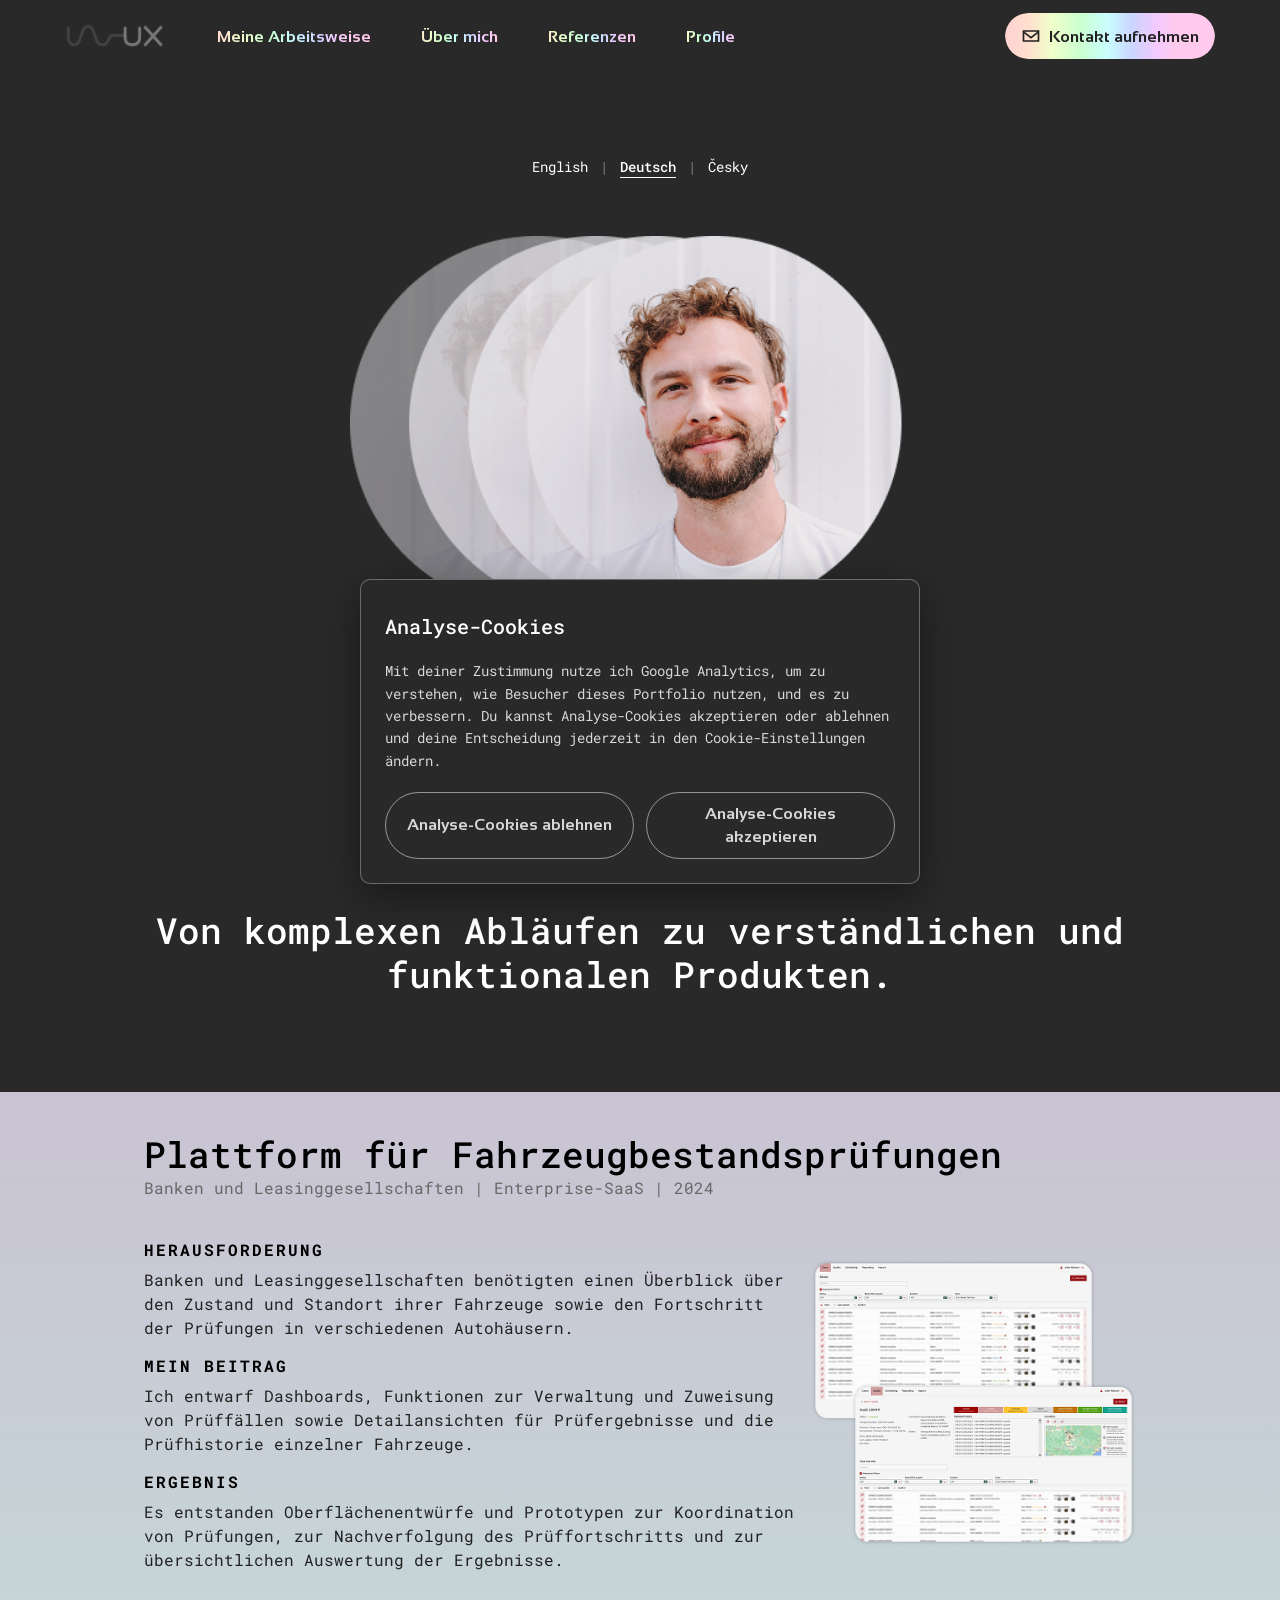
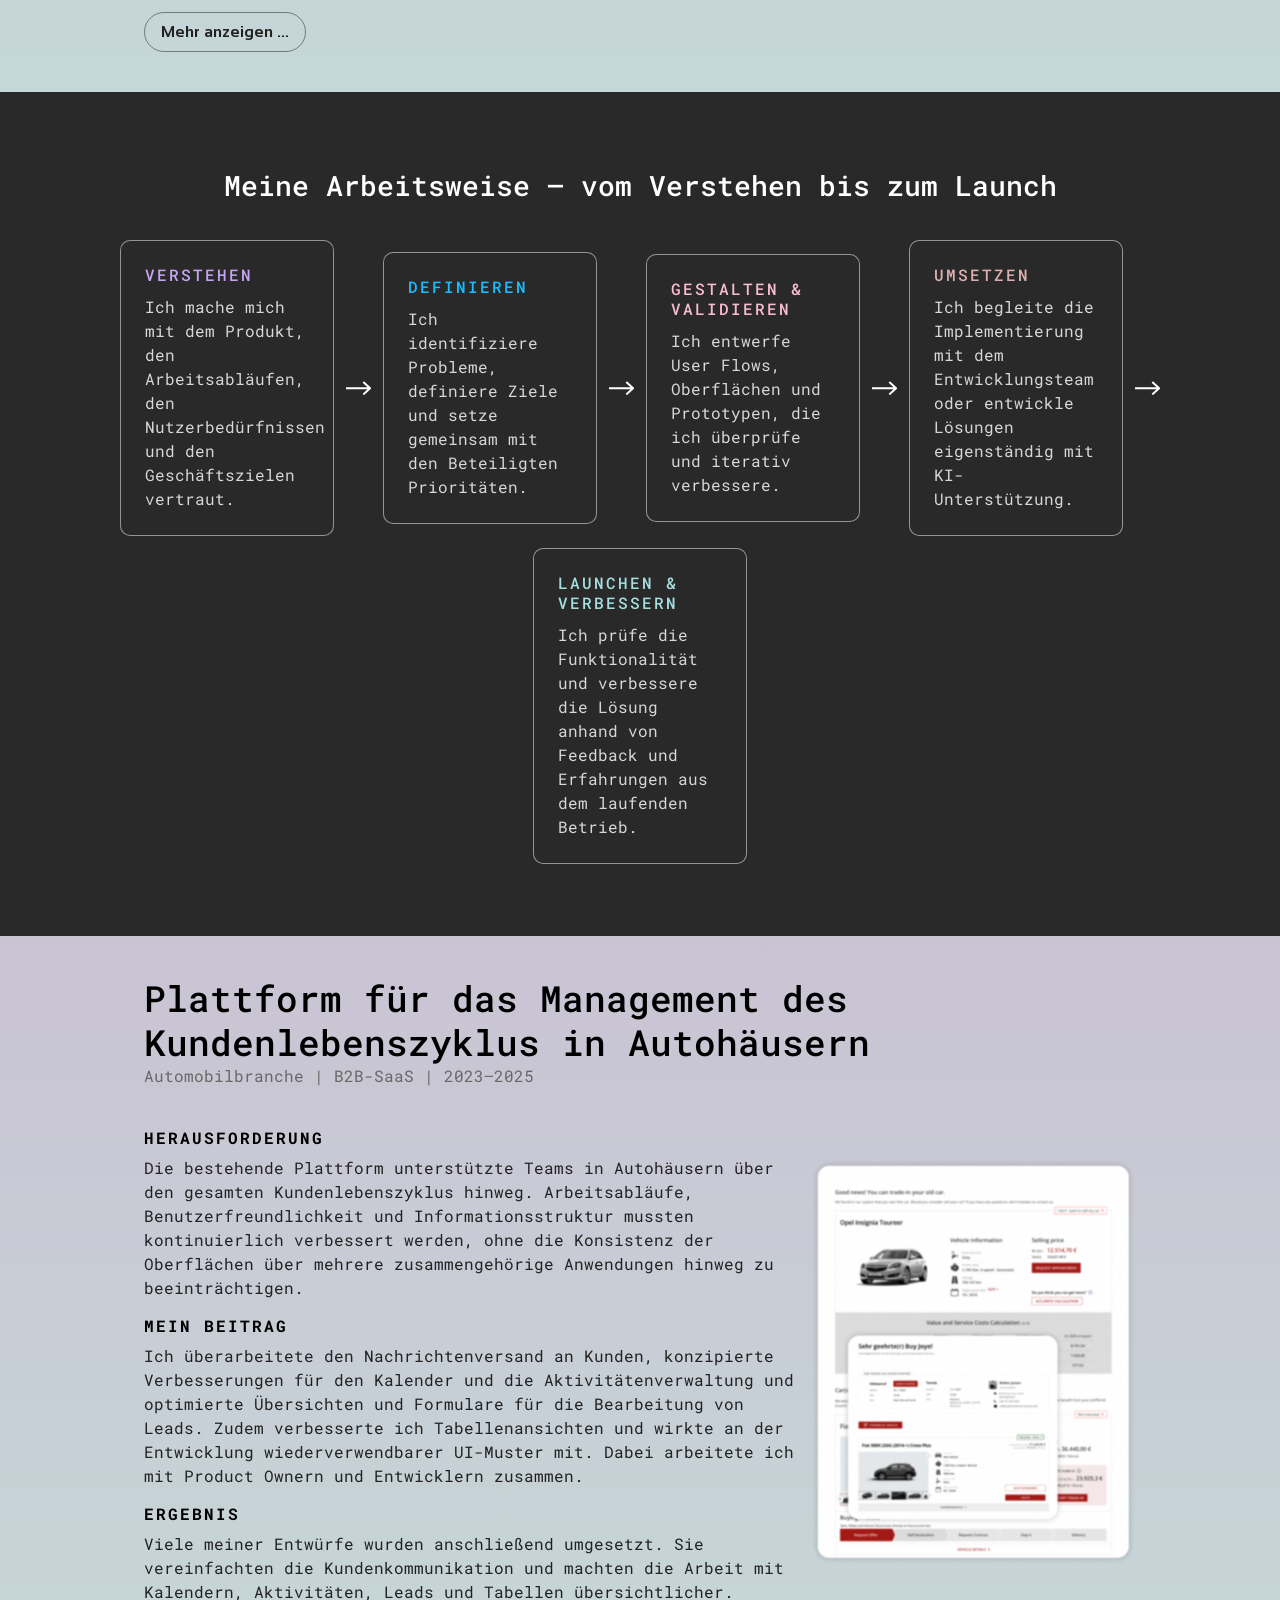
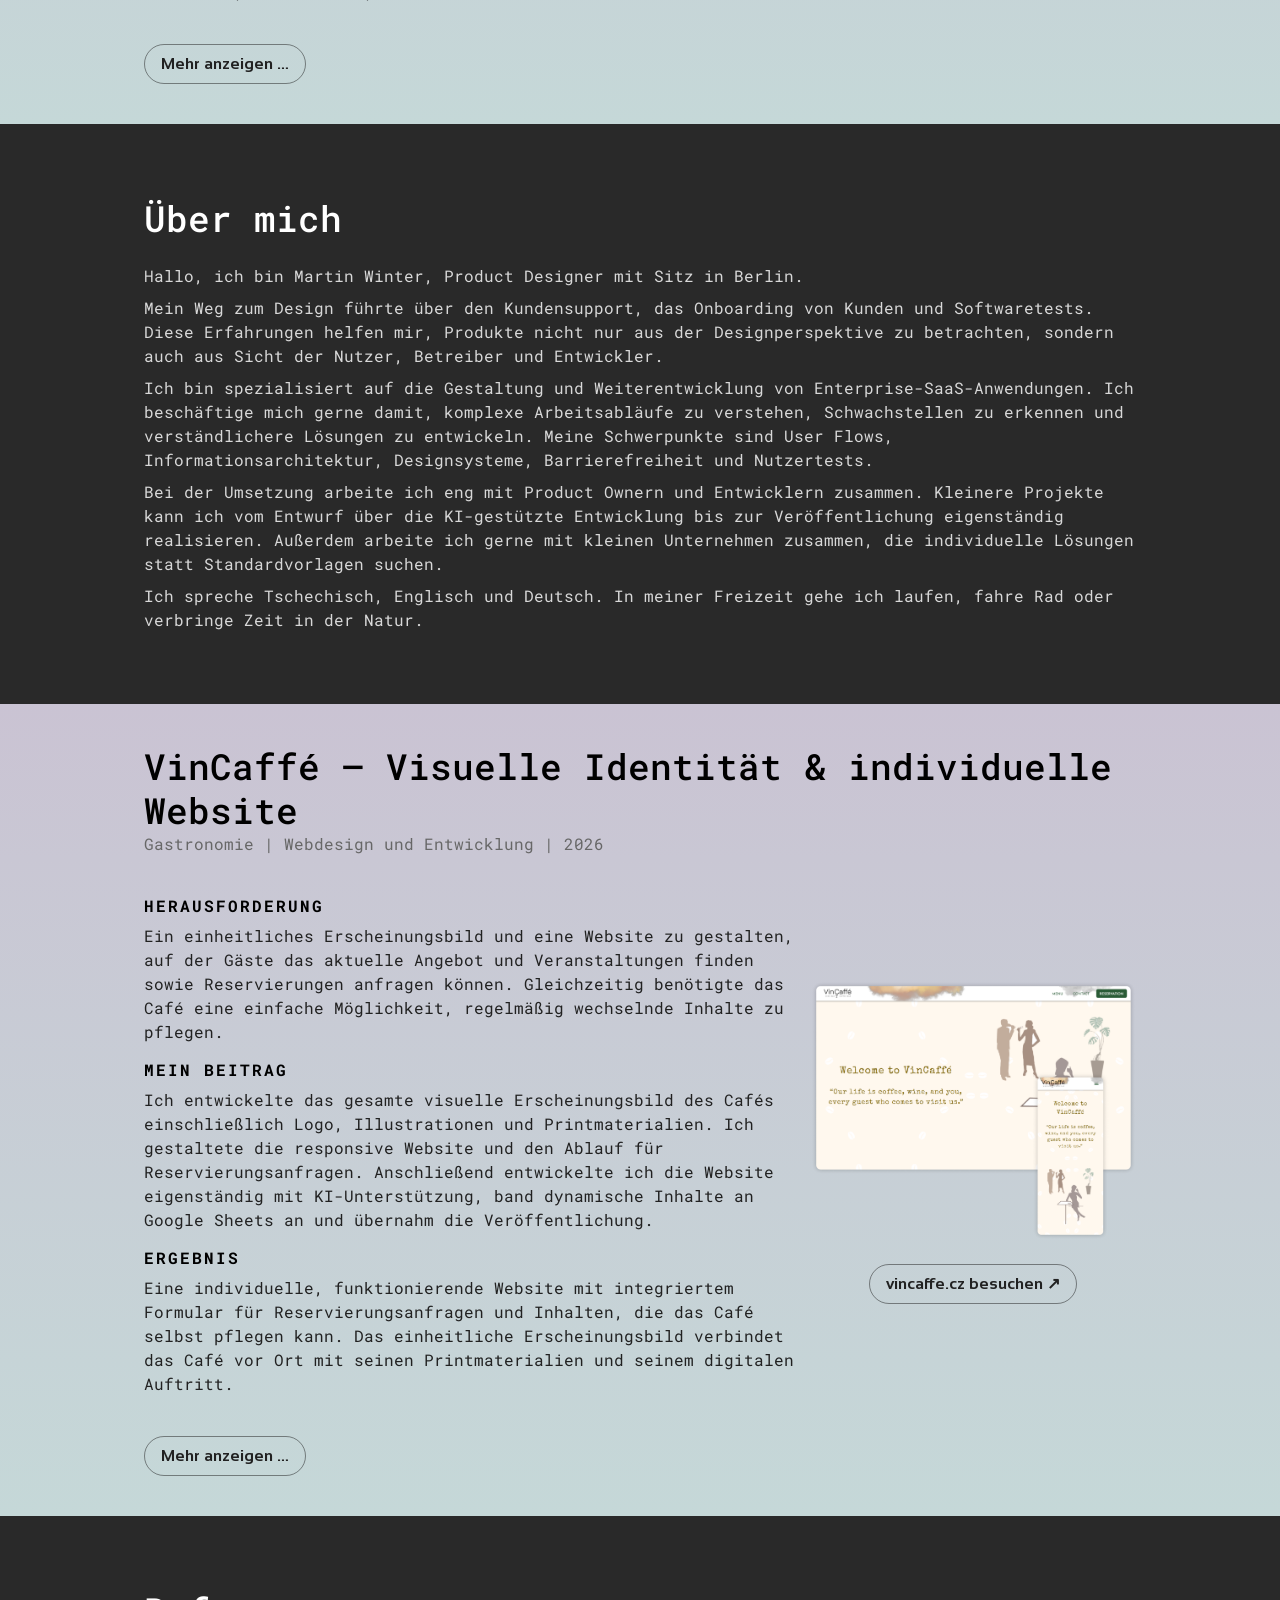
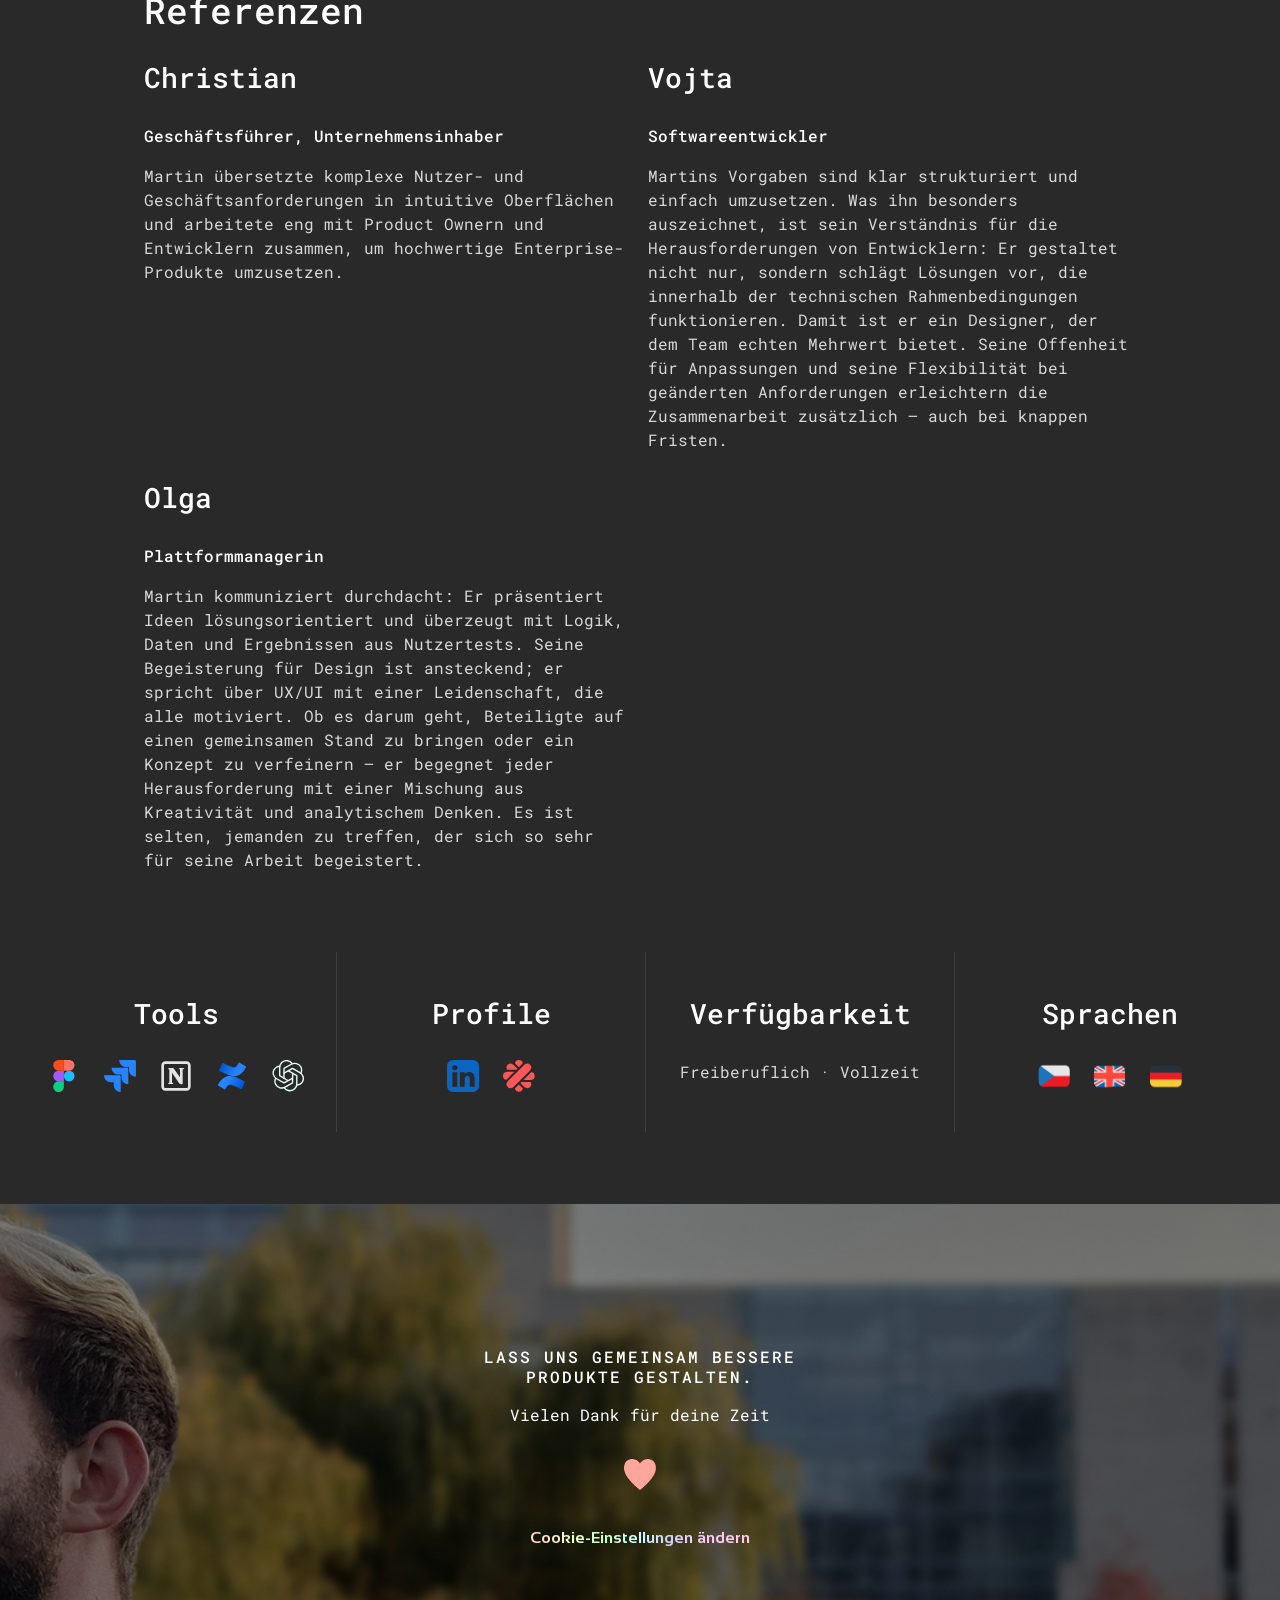
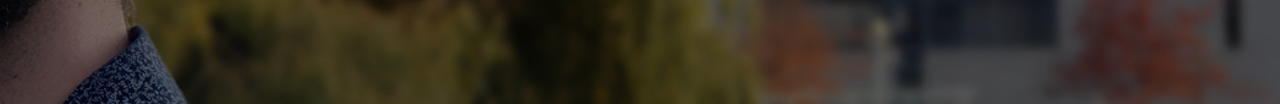
<file: de/index.html>
<!DOCTYPE html>

<html lang="de">
<head>
<meta charset="utf-8"/>
<meta content="width=device-width, initial-scale=1.0" name="viewport"/>
<title>Martin Winter — Product Designer &amp; UX/UI Designer in Berlin</title>
<meta content="Product Designer in Berlin mit Fokus auf Enterprise-SaaS, UX/UI-Design, User Flows, Nutzertests und KI-gestützte Entwicklung." name="description"/>
<link href="https://winter-ux.eu/de/" rel="canonical"/>
<link href="https://winter-ux.eu/" hreflang="en" rel="alternate"/>
<link href="https://winter-ux.eu/de/" hreflang="de" rel="alternate"/>
<link href="https://winter-ux.eu/cs/" hreflang="cs" rel="alternate"/>
<link href="https://winter-ux.eu/" hreflang="x-default" rel="alternate"/>
<meta content="website" property="og:type"/>
<meta content="Winter UX" property="og:site_name"/>
<meta content="de_DE" property="og:locale"/>
<meta content="Martin Winter — Product Designer &amp; UX/UI Designer" property="og:title"/>
<meta content="Von komplexen Abläufen zu verständlichen und funktionalen Produkten. Portfolio mit Projekten aus den Bereichen UX/UI-Design und KI-gestützte Entwicklung." property="og:description"/>
<meta content="https://winter-ux.eu/de/" property="og:url"/>
<meta content="https://winter-ux.eu/Pictures/og-image.png" property="og:image"/>
<meta content="1200" property="og:image:width"/>
<meta content="630" property="og:image:height"/>
<meta content="Martin Winter — Product Designer" property="og:image:alt"/>
<link href="../favicon.png" rel="icon" type="image/png"/>
<link href="../styles.css?v=20261020-1210" rel="stylesheet"/>
<!-- Google Fonts -->
<link href="https://fonts.googleapis.com/css2?family=Sansation:wght@400;700&amp;display=swap" rel="stylesheet"/>
<link href="https://fonts.googleapis.com/css2?family=Roboto+Mono:wght@400;500;600;700&amp;display=swap" rel="stylesheet"/>
<script type="application/ld+json">
{
    "@context": "https://schema.org",
    "@graph": [
        {
            "@type": "Person",
            "@id": "https://winter-ux.eu/#person",
            "name": "Martin Winter",
            "url": "https://winter-ux.eu/",
            "jobTitle": "Product Designer",
            "description": "Product Designer in Berlin mit Fokus auf Enterprise-SaaS, UX/UI-Design, User Flows, Nutzertests und KI-gestützte Entwicklung.",
            "sameAs": [
                "https://www.linkedin.com/in/martin-winter1/"
            ]
        },
        {
            "@type": "WebSite",
            "@id": "https://winter-ux.eu/#website",
            "url": "https://winter-ux.eu/",
            "name": "Winter UX",
            "inLanguage": [
                "en",
                "de",
                "cs"
            ],
            "author": {
                "@id": "https://winter-ux.eu/#person"
            }
        }
    ]
}
    </script>
</head>
<body>
<!-- Navbar -->
<nav class="navbar">
<div class="navbar-left">
<img alt="Martin Winter" class="navbar-logo-image" src="../Pictures/logo_wux.png"/>
<div class="navbar-links">
<a class="btn-text" href="#how-i-work">Meine Arbeitsweise</a>
<a class="btn-text" href="#about">Über mich</a>
<a class="btn-text" href="#references">Referenzen</a>
<a class="btn-text" href="#socials">Profile</a>
</div>
</div>
<div class="navbar-right">
<button aria-controls="contactModal" aria-haspopup="dialog" aria-label="Kontakt aufnehmen" class="btn-full navbar-email" id="openContactModal" type="button">
<svg aria-hidden="true" class="navbar-email-icon" fill="none" viewbox="0 0 24 24">
<path d="M3 6H21V18H3V6Z" stroke="currentColor" stroke-width="2"></path>
<path d="M3 7L12 14L21 7" stroke="currentColor" stroke-width="2"></path>
</svg>
<span class="navbar-email-text">Kontakt aufnehmen</span>
</button>
<button aria-label="Navigation öffnen" class="burger" type="button">
<span></span>
<span></span>
<span></span>
</button>
</div>
</nav>
<!-- Hero Section -->
<section class="hero">
<div class="container">
<div class="grid">
<div class="hero-content">
<nav class="language-switcher" aria-label="Sprache auswählen">
                        <a href="/" lang="en" hreflang="en">English</a>
                        <span aria-hidden="true">|</span>
                        <a href="/de/" lang="de" hreflang="de" aria-current="page">Deutsch</a>
                        <span aria-hidden="true">|</span>
                        <a href="/cs/" lang="cs" hreflang="cs">Česky</a>
                    </nav>
<img alt="Martin Winter, Product Designer" class="profile-img" src="../Pictures/Profile picture Martin Winter.png?v=20261007-1900"/>
<p class="header-text">Martin Winter</p>
<h1>Product Designer</h1>
<p class="header-text">UX/UI-Design · User Flows · KI-gestützte Entwicklung</p>
<img alt="" class="dot-splitter" src="../Pictures/Dot_Spliter.png"/>
<h2>Von komplexen Abläufen zu verständlichen und funktionalen Produkten.</h2>
</div>
</div>
</div>
</section>
<!-- Tile Accordion Fleet Audit Platform -->
<section class="expansive-tile">
<div class="tile-header">
<div>
<h2 class="tile-heading">Plattform für Fahrzeugbestandsprüfungen</h2>
<p class="tile-header-text">Banken und Leasinggesellschaften | Enterprise-SaaS | 2024</p>
<div class="tile-content-layout">
<div class="tile-text-content">
<p class="tile-eyebrow">Herausforderung</p>
<p class="tile-text">Banken und Leasinggesellschaften benötigten einen Überblick über den Zustand und Standort ihrer Fahrzeuge sowie den Fortschritt der Prüfungen in verschiedenen Autohäusern.</p>
<p class="tile-eyebrow">Mein Beitrag</p>
<p class="tile-text">Ich entwarf Dashboards, Funktionen zur Verwaltung und Zuweisung von Prüffällen sowie Detailansichten für Prüfergebnisse und die Prüfhistorie einzelner Fahrzeuge.</p>
<p class="tile-eyebrow">Ergebnis</p>
<p class="tile-text">Es entstanden Oberflächenentwürfe und Prototypen zur Koordination von Prüfungen, zur Nachverfolgung des Prüffortschritts und zur übersichtlichen Auswertung der Ergebnisse.</p>
</div>
<div class="tile-image">
<img alt="Oberflächendesign der Plattform für Fahrzeugbestandsprüfungen" src="../Pictures/Preview Fleet Audit Platform.png?v=20261007-1900"/>
</div>
</div>
</div>
<button aria-expanded="false" class="btn-outlined tile-toggle" type="button">Mehr anzeigen …</button>
</div>
<div class="tile-body">
<div class="tile-section">
<div class="tile-section">
<h3 class="tile-heading">Ablauf der Fahrzeugbestandsprüfung</h3>
<div class="flow">
<div class="flow-bubble">
<p class="tile-eyebrow">Bank</p>
</div>
<svg class="flow-arrow" viewbox="0 0 26 15">
<path d="M0 7.5H25M18 1L25 7.5L18 14" fill="none" stroke="#999" stroke-width="2"></path>
</svg>
<div class="flow-bubble">
<p class="tile-eyebrow">Koordinator</p>
</div>
<svg class="flow-arrow" viewbox="0 0 26 15">
<path d="M0 7.5H25M18 1L25 7.5L18 14" fill="none" stroke="#999" stroke-width="2"></path>
</svg>
<div class="flow-bubble">
<p class="tile-eyebrow">Prüfer</p>
</div>
<svg class="flow-arrow" viewbox="0 0 26 15">
<path d="M0 7.5H25M18 1L25 7.5L18 14" fill="none" stroke="#999" stroke-width="2"></path>
</svg>
<div class="flow-bubble">
<p class="tile-eyebrow">Fahrzeug</p>
</div>
<svg class="flow-arrow" viewbox="0 0 26 15">
<path d="M0 7.5H25M18 1L25 7.5L18 14" fill="none" stroke="#999" stroke-width="2"></path>
</svg>
<div class="flow-bubble">
<p class="tile-eyebrow">KI-gestützte Schadenserkennung</p>
</div>
</div>
</div>
</div>
<div class="tile-section">
<div class="case-layout">
<div class="case-text">
<h3 class="tile-heading">Über die Plattform</h3>
<p class="tile-text">Die Plattform richtet sich an Banken und Leasinggesellschaften, deren Fahrzeuge in verschiedenen Autohäusern stehen und die einen Überblick über deren Zustand benötigen.</p>
<p class="tile-text">Die Plattform unterstützt den gesamten Prüfprozess: Der Koordinator plant die Prüfung und weist sie zu, der Prüfer dokumentiert vor Ort den Fahrzeugzustand und Schäden, wobei KI die automatische Schadenserkennung unterstützt. Die Bank kann Zustand, Prüfhistorie und Ergebnisse jedes Fahrzeugs zentral einsehen und darauf aufbauend Entscheidungen treffen. Zuvor waren die Berichte auf verschiedene Standorte und Systeme verteilt.</p>
</div>
<div class="case-image">
<img alt="Überblick über die Plattform für Fahrzeugbestandsprüfungen" src="../Pictures/Case overview and history Full.png?v=20261007-1900"/>
</div>
</div>
</div>
<div class="tile-section">
<h3 class="tile-heading">Herausforderung</h3>
<p class="tile-text">Eine Fahrzeugprüfung ist ein komplexer Prozess mit mehreren Beteiligten. Er reicht von der Bank über die Koordination bis zur Prüfung vor Ort am Fahrzeug. Jede Rolle hat eigene Verantwortlichkeiten und Informationsbedürfnisse. Die zentrale Herausforderung meiner Arbeit bestand darin, die Verwaltung der Prüffälle übersichtlich zu gestalten und die Prüfergebnisse entsprechend den Bedürfnissen der jeweiligen Nutzerrollen zugänglich zu machen.</p>
<p class="tile-text">Dazu mussten umfangreiche Fahrzeugdaten, einzelne Prüfungen und die Prüfhistorie sinnvoll strukturiert werden. Koordinatoren benötigten eine einfache Möglichkeit, Prüffälle zuzuweisen und ihren Fortschritt zu verfolgen. Banken brauchten einen umfassenden Überblick über den Fahrzeugzustand und die Prüfergebnisse.</p>
</div>
<div class="tile-section">
<h3 class="tile-heading">Mein Beitrag</h3>
<p class="tile-text">Als UX/UI-Designer konzentrierte ich mich auf den Teil der Plattform, der der Verwaltung von Prüffällen und der Einsicht in Prüfergebnisse dient. Dafür konzipierte ich User Flows, die Informationsarchitektur und die Benutzeroberflächen. Die Anwendung zur Erfassung von Fahrzeugdaten und Schäden während der Prüfung gehörte nicht zu meinem Aufgabenbereich.</p>
<p class="tile-text no-margin">Meine Aufgaben umfassten:</p>
<ul class="tile-list">
<li>Gestaltung von Arbeitsabläufen zur Verwaltung und Koordination von Prüfungen</li>
<li>Strukturierung von Dashboards und Visualisierung von Daten</li>
<li>Detailansichten der Fahrzeugprüfungen und ihrer Historie</li>
<li>Verwaltung, Zuweisung und Nachverfolgung von Prüffällen</li>
<li>Gestaltung von Statusanzeigen, Filtern und der Navigation innerhalb der Daten</li>
</ul>
<p class="tile-text">Ich arbeitete eng mit dem Product Owner zusammen, um fachliche Anforderungen zu verstehen, Prüfinformationen zu strukturieren und daraus konkrete User Flows und umsetzungsreife Oberflächenentwürfe abzuleiten.</p>
</div>
<div class="tile-section">
<div class="tile-image">
<img alt="Prüf-Dashboard mit Fallübersicht" src="../Pictures/Dashboard with case overview full.png?v=20261007-1900"/>
</div>
</div>
<div class="tile-section">
<h3 class="tile-heading">Designprozess</h3>
<p class="tile-text">Zunächst machte ich mich mit dem gesamten Prüfzyklus vertraut und analysierte, wie Informationen und Aufgaben über die verschiedenen Nutzerrollen und Prozessphasen hinweg zusammenhängen.</p>
<p class="tile-text">Auf dieser Grundlage entwarf ich User Flows und die Informationshierarchie für die Fallverwaltung, die Nachverfolgung des Prüffortschritts und die Einsicht in die Ergebnisse.</p>
<p class="tile-text">Im regelmäßigen Austausch mit dem Product Owner entwickelte ich meine Entwürfe iterativ zu Prototypen und umsetzungsreifen Designs für das Entwicklungsteam weiter.</p>
</div>
<div class="tile-section">
<h3 class="tile-heading">Zentrale Designentscheidungen</h3>
<p class="tile-eyebrow">Informationshierarchie – von der Übersicht zum Detail</p>
<p class="tile-text">Eine Vielzahl von Informationen musste zugänglich gemacht werden: vom aktuellen Fahrzeugzustand und den Prüfergebnissen bis hin zu dokumentierten Schäden und der Prüfhistorie.</p>
<p class="tile-text">Daher strukturierte ich die Oberfläche so, dass sie von Übersichten zu den Details einzelner Fahrzeuge und Prüfungen führt. Nutzer können sich schnell orientieren und bei Bedarf weitere Informationen aufrufen.</p>
<p class="tile-eyebrow">Rollenspezifische Benutzeroberflächen</p>
<p class="tile-text">Bei der Gestaltung der Übersichten und der Fallverwaltung berücksichtigte ich die unterschiedlichen Bedürfnisse der Koordinatoren und Mitarbeiter der Banken.</p>
<p class="tile-text">Je nach Rolle waren unterschiedliche Detailgrade, Aktionen und Informationen erforderlich. Entsprechend passte ich die Inhalte der Ansichten und die verfügbaren Funktionen an.</p>
</div>
<div class="tile-section">
<div class="tile-image">
<img alt="Prüf-Dashboard mit einzelnen Prüffällen" src="../Pictures/Dashboard with cases.png?v=20261007-1900"/>
</div>
</div>
<div class="tile-section">
<h3 class="tile-heading">Ergebnis</h3>
<p class="tile-text">Die Entwürfe ermöglichen die Verwaltung und Zuweisung von Prüffällen, die Nachverfolgung des Prüffortschritts sowie die Einsicht in Ergebnisse, dokumentierte Schäden und die Prüfhistorie.</p>
<p class="tile-text">Für diesen Teil der Plattform erarbeitete ich aufeinander abgestimmte Arbeitsabläufe, Prototypen und Oberflächenentwürfe als Grundlage für die Umsetzung. Diese konkretisierte ich im laufenden Austausch mit dem Product Owner. Die Entwürfe wurden anschließend implementiert, und die Plattform ist heute im Einsatz.</p>
</div>
<button class="btn-outlined tile-close" type="button">Weniger anzeigen …</button>
</div>
</section>
<!-- Consistent design solutions -->
<section class="diagram-section" id="how-i-work">
<div class="container">
<h3>Meine Arbeitsweise – vom Verstehen bis zum Launch</h3>
<div class="process-flow">
<article class="process-card accent-purple">
<p class="process-label">Verstehen</p>
<p class="tile-text">Ich mache mich mit dem Produkt, den Arbeitsabläufen, den Nutzerbedürfnissen und den Geschäftszielen vertraut.</p>
</article>
<div aria-hidden="true" class="process-arrow">
<svg viewbox="0 0 26 15">
<path d="M0 7.5H25M18 1L25 7.5L18 14" fill="none" stroke="currentColor" stroke-width="2"></path>
</svg>
</div>
<article class="process-card accent-cyan">
<p class="process-label">Definieren</p>
<p class="tile-text">Ich identifiziere Probleme, definiere Ziele und setze gemeinsam mit den Beteiligten Prioritäten.</p>
</article>
<div aria-hidden="true" class="process-arrow">
<svg viewbox="0 0 26 15">
<path d="M0 7.5H25M18 1L25 7.5L18 14" fill="none" stroke="currentColor" stroke-width="2"></path>
</svg>
</div>
<article class="process-card accent-pink">
<p class="process-label">Gestalten &amp; validieren</p>
<p class="tile-text">Ich entwerfe User Flows, Oberflächen und Prototypen, die ich überprüfe und iterativ verbessere.</p>
</article>
<div aria-hidden="true" class="process-arrow">
<svg viewbox="0 0 26 15">
<path d="M0 7.5H25M18 1L25 7.5L18 14" fill="none" stroke="currentColor" stroke-width="2"></path>
</svg>
</div>
<article class="process-card accent-rose">
<p class="process-label">Umsetzen</p>
<p class="tile-text">Ich begleite die Implementierung mit dem Entwicklungsteam oder entwickle Lösungen eigenständig mit KI-Unterstützung.</p>
</article>
<div aria-hidden="true" class="process-arrow">
<svg viewbox="0 0 26 15">
<path d="M0 7.5H25M18 1L25 7.5L18 14" fill="none" stroke="currentColor" stroke-width="2"></path>
</svg>
</div>
<article class="process-card accent-teal">
<p class="process-label">Launchen &amp; verbessern</p>
<p class="tile-text">Ich prüfe die Funktionalität und verbessere die Lösung anhand von Feedback und Erfahrungen aus dem laufenden Betrieb.</p>
</article>
</div>
</div>
</section>
<!-- Tile Accordion Automotive Lead Management Platform -->
<section class="expansive-tile">
<div class="tile-header">
<div>
<h2 class="tile-heading">Plattform für das Management des Kundenlebenszyklus in Autohäusern</h2>
<p class="tile-header-text">Automobilbranche | B2B-SaaS | 2023–2025</p>
<div class="tile-content-layout">
<div class="tile-text-content">
<p class="tile-eyebrow">Herausforderung</p>
<p class="tile-text">Die bestehende Plattform unterstützte Teams in Autohäusern über den gesamten Kundenlebenszyklus hinweg. Arbeitsabläufe, Benutzerfreundlichkeit und Informationsstruktur mussten kontinuierlich verbessert werden, ohne die Konsistenz der Oberflächen über mehrere zusammengehörige Anwendungen hinweg zu beeinträchtigen.</p>
<p class="tile-eyebrow">Mein Beitrag</p>
<p class="tile-text">Ich überarbeitete den Nachrichtenversand an Kunden, konzipierte Verbesserungen für den Kalender und die Aktivitätenverwaltung und optimierte Übersichten und Formulare für die Bearbeitung von Leads. Zudem verbesserte ich Tabellenansichten und wirkte an der Entwicklung wiederverwendbarer UI-Muster mit. Dabei arbeitete ich mit Product Ownern und Entwicklern zusammen.</p>
<p class="tile-eyebrow">Ergebnis</p>
<p class="tile-text">Viele meiner Entwürfe wurden anschließend umgesetzt. Sie vereinfachten die Kundenkommunikation und machten die Arbeit mit Kalendern, Aktivitäten, Leads und Tabellen übersichtlicher.</p>
</div>
<div class="tile-image">
<img alt="Oberflächenübersicht der Lead-Management-Plattform für Autohäuser" src="../Pictures/Landing page_PPL.png?v=20261007-1900"/>
</div>
</div>
</div>
<button aria-expanded="false" class="btn-outlined tile-toggle" type="button">Mehr anzeigen …</button>
</div>
<div class="tile-body">
<div class="tile-section">
<h3 class="tile-heading">Kundenlebenszyklus im Autohaus</h3>
<div class="flow">
<div class="flow-bubble">
<p class="tile-eyebrow">Lead-Identifikation</p>
</div>
<svg class="flow-arrow" viewbox="0 0 26 15">
<path d="M0 7.5H25M18 1L25 7.5L18 14" fill="none" stroke="#999" stroke-width="2"></path>
</svg>
<div class="flow-bubble">
<p class="tile-eyebrow">Kundenkontakt</p>
</div>
<svg class="flow-arrow" viewbox="0 0 26 15">
<path d="M0 7.5H25M18 1L25 7.5L18 14" fill="none" stroke="#999" stroke-width="2"></path>
</svg>
<div class="flow-bubble">
<p class="tile-eyebrow">Bewertung des Fahrzeugs zur Inzahlungnahme</p>
</div>
<svg class="flow-arrow" viewbox="0 0 26 15">
<path d="M0 7.5H25M18 1L25 7.5L18 14" fill="none" stroke="#999" stroke-width="2"></path>
</svg>
<div class="flow-bubble">
<p class="tile-eyebrow">Angebotserstellung</p>
</div>
<svg class="flow-arrow" viewbox="0 0 26 15">
<path d="M0 7.5H25M18 1L25 7.5L18 14" fill="none" stroke="#999" stroke-width="2"></path>
</svg>
<div class="flow-bubble">
<p class="tile-eyebrow">Angebotsverwaltung</p>
</div>
<svg class="flow-arrow" viewbox="0 0 26 15">
<path d="M0 7.5H25M18 1L25 7.5L18 14" fill="none" stroke="#999" stroke-width="2"></path>
</svg>
<div class="flow-bubble">
<p class="tile-eyebrow">Online-Vertragsabschluss</p>
</div>
<svg class="flow-arrow" viewbox="0 0 26 15">
<path d="M0 7.5H25M18 1L25 7.5L18 14" fill="none" stroke="#999" stroke-width="2"></path>
</svg>
<div class="flow-bubble">
<p class="tile-eyebrow">Fahrzeugübergabe</p>
</div>
<svg class="flow-arrow" viewbox="0 0 26 15">
<path d="M0 7.5H25M18 1L25 7.5L18 14" fill="none" stroke="#999" stroke-width="2"></path>
</svg>
<div class="flow-bubble">
<p class="tile-eyebrow">Service &amp; After-Sales</p>
</div>
</div>
</div>
<div class="tile-section">
<div class="case-layout">
<div class="case-text">
<h3 class="tile-heading">Über die Plattform</h3>
<p class="tile-text">Lead Management war Teil eines Ökosystems aus drei Anwendungen, die den Kundenlebenszyklus im Autohaus unterstützten. Die erste Anwendung ermittelte anhand der Fahrzeuglaufleistung, wann sich ein Wechsel zu einem neuen Fahrzeug für den Kunden wirtschaftlich lohnen würde, und identifizierte so neue Verkaufschancen.</p>
<p class="tile-text">Die Anwendung Lead Management, an der ich arbeitete, unterstützte Vertriebsteams bei der Bearbeitung von Leads – vom ersten Kundenkontakt über die Bewertung des Fahrzeugs zur Inzahlungnahme und die Erstellung und Verwaltung von Angeboten bis hin zum Vertragsabschluss und zur Fahrzeugübergabe.</p>
<p class="tile-text">An den Vertriebsprozess schloss sich eine Serviceanwendung an. Anhand der Fahrzeugidentifikation ließen sich benötigte Ersatzteile und deren Preise ermitteln und Reparaturangebote einschließlich Arbeitskosten erstellen.</p>
</div>
<div class="case-image">
<img alt="Kalender- und Aktivitätenübersicht für Autohausteams" src="../Pictures/Calendar overview.png?v=20261007-1900"/>
</div>
</div>
</div>
<div class="tile-section">
<h3 class="tile-heading">Herausforderung</h3>
<p class="tile-text">Lead Management war bereits ein etabliertes Produkt, das kontinuierlich weiterentwickelt werden musste. Einige Arbeitsabläufe enthielten unnötige Schritte oder waren auf mehrere Ansichten und Dialoge verteilt.</p>
<p class="tile-text">Die Herausforderung bestand darin, diese Abläufe zu vereinfachen, die Orientierung in umfangreichen Informationen zu erleichtern, technische Rahmenbedingungen einzuhalten und die Konsistenz zwischen den Anwendungen zu wahren.</p>
</div>
<div class="tile-section">
<h3 class="tile-heading">Mein Beitrag</h3>
<p class="tile-text">Als UX/UI-Designer wirkte ich an der langfristigen Weiterentwicklung der Anwendung mit. Impulse für Änderungen ergaben sich vor allem aus meiner eigenen Produktanalyse, außerdem aus dem Austausch mit Kollegen und in geringerem Umfang aus Kundenfeedback.</p>
<p class="tile-text no-margin">Meine Aufgaben umfassten:</p>
<ul class="tile-list">
<li>Analyse von Arbeitsabläufen und Anstoßen von Verbesserungen</li>
<li>Gestaltung von User Flows und Funktionen für Kundenkommunikation, Kalender und Aktivitätenverwaltung</li>
<li>Optimierung von Übersichten, Formularen, Lead-Detailansichten und Tabellen</li>
<li>Gestaltung wiederverwendbarer Komponenten und UI-Muster</li>
<li>Erstellung interaktiver Prototypen in Figma und Durchführung von Nutzertests</li>
<li>Begleitung und Überprüfung der technischen Umsetzung sowie anschließende Anpassungen</li>
</ul>
</div>
<div class="tile-section">
<h3 class="tile-heading">Designprozess</h3>
<p class="tile-text">Bei der Arbeit mit der bestehenden Anwendung analysierte ich die Arbeitsabläufe aus Nutzersicht. Identifizierte Probleme überprüfte ich bei Bedarf in Nutzertests mit freiwillig teilnehmenden Kollegen aus dem Unternehmen.</p>
<p class="tile-text">Ich gab den Teilnehmenden konkrete Aufgaben und bat sie, ihre Gedanken und Entscheidungen während der Bearbeitung laut zu äußern (Think-Aloud-Methode). Beobachtungen und festgestellte Probleme dokumentierte ich in einem Rainbow Sheet und bewertete ihren Schweregrad. Wenn Teilnehmende sich nicht zurechtfanden oder eine Aufgabe nicht abschließen konnten, suchte ich nach geeigneteren Lösungen.</p>
<p class="tile-text">Anregungen und Entwürfe besprach ich mit Product Ownern und Entwicklern. Interaktive Prototypen testete ich und passte sie anhand der Ergebnisse an. Nach der Übergabe an das Entwicklungsteam beteiligte ich mich an der Überprüfung der Umsetzung und Funktionalität sowie an weiteren Verbesserungen.</p>
</div>
<section aria-labelledby="message-workflow-title" class="tile-section workflow-case">
<h3 class="tile-heading" id="message-workflow-title">Vereinfachung des Nachrichtenversands an Kunden</h3>
<p class="tile-text">Bei der Arbeit mit der Anwendung fiel mir ein unnötig komplizierter Ablauf beim Nachrichtenversand auf. Aus eigener Initiative entwarf ich eine neue Lösung, mit der Nachrichten an einer Stelle vorbereitet, bearbeitet und überprüft werden können.</p>
<h4 class="tile-eyebrow">Vorher: ein auf mehrere Dialoge verteilter Ablauf</h4>
<p class="tile-text">Die Funktion war über ein Dropdown-Menü in der Aktivitätenübersicht erreichbar. Vorlagenauswahl, Textbearbeitung und Vorschau waren auf separate Schritte und Dialoge verteilt.</p>
<p class="tile-text">Die Oberfläche ließ nicht erkennen, welche Vorlagen bearbeitet werden konnten. Aus der Vorschau war keine direkte Rückkehr zur Bearbeitung möglich.</p>
<div aria-label="Ursprünglicher Ablauf des Nachrichtenversands" aria-roledescription="Bildergalerie" class="workflow-carousel" data-workflow-carousel="" role="region">
<div class="workflow-carousel-row">
<button aria-label="Vorheriger Screenshot" class="btn-outlined workflow-arrow" data-workflow-prev="" type="button">
<svg aria-hidden="true" fill="none" focusable="false" stroke="currentColor" stroke-linecap="round" stroke-linejoin="round" stroke-width="2" viewbox="0 0 24 24">
<path d="M15 6 9 12 15 18"></path>
</svg>
</button>
<div class="workflow-stage">
<figure class="workflow-slide">
<button aria-label="Screenshot vergrößern: Ursprüngliche Bedienelemente für Nachrichten" class="workflow-image-button" type="button">
<img alt="Ursprüngliche Bedienelemente für Nachrichten" decoding="async" loading="lazy" src="../Pictures/message-old-01.png"/>
</button>
<figcaption>Die ursprünglichen Bedienelemente für Nachrichten waren Teil der Aktivitätenübersicht.</figcaption>
</figure>
<figure class="workflow-slide" hidden="">
<button aria-label="Screenshot vergrößern: Ursprüngliche Vorlagenauswahl" class="workflow-image-button" type="button">
<img alt="Ursprüngliche Vorlagenauswahl" decoding="async" loading="lazy" src="../Pictures/message-old-02.png"/>
</button>
<figcaption>Die Vorlagen wurden vor dem Öffnen des Nachrichteneditors ausgewählt, ohne klare Kennzeichnung der bearbeitbaren Vorlagen.</figcaption>
</figure>
<figure class="workflow-slide" hidden="">
<button aria-label="Screenshot vergrößern: Ursprünglicher Nachrichteneditor" class="workflow-image-button" type="button">
<img alt="Ursprünglicher Nachrichteneditor" decoding="async" loading="lazy" src="../Pictures/message-old-03.png"/>
</button>
<figcaption>Eigene Texte wurden in einem separaten Dialog eingegeben.</figcaption>
</figure>
<figure class="workflow-slide" hidden="">
<button aria-label="Screenshot vergrößern: Ursprüngliche Nachrichtenvorschau" class="workflow-image-button" type="button">
<img alt="Ursprüngliche Nachrichtenvorschau" decoding="async" loading="lazy" src="../Pictures/message-old-04.png"/>
</button>
<figcaption>Die Vorschau erschien in einem weiteren Dialog, ohne direkte Rückkehr zur Bearbeitung.</figcaption>
</figure>
</div>
<button aria-label="Nächster Screenshot" class="btn-outlined workflow-arrow" data-workflow-next="" type="button">
<svg aria-hidden="true" fill="none" focusable="false" stroke="currentColor" stroke-linecap="round" stroke-linejoin="round" stroke-width="2" viewbox="0 0 24 24">
<path d="m9 6 6 6-6 6"></path>
</svg>
</button>
</div>
<div class="workflow-footer">
<div aria-label="Screenshot auswählen" class="workflow-dots" role="group"></div>
</div>
</div>
<h4 class="tile-eyebrow">Nachher: ein durchgängiger Arbeitsablauf</h4>
<p class="tile-text">Ich führte Vorlagenauswahl, Textbearbeitung und Live-Vorschau in einem einzigen Dialog zusammen.</p>
<h4 class="tile-eyebrow">Zentrale Designentscheidungen</h4>
<ul class="tile-list">
<li>Eine separate Schaltfläche macht die Funktion zum Nachrichtenversand sichtbarer und leichter zugänglich.</li>
<li>Vorlagenauswahl und Bearbeitung sind in einem Dialog gebündelt.</li>
<li>Bearbeitbare Vorlagen sind visuell gekennzeichnet, damit Nutzer im Voraus erkennen, welche Nachrichten sie anpassen können.</li>
<li>Eine Live-Vorschau neben dem Editor ermöglicht die laufende Kontrolle der Nachricht, ohne die Bearbeitung zu unterbrechen.</li>
</ul>
<div aria-label="Überarbeiteter Ablauf des Nachrichtenversands" aria-roledescription="Bildergalerie" class="workflow-carousel" data-workflow-carousel="" role="region">
<div class="workflow-carousel-row">
<button aria-label="Vorheriger Screenshot" class="btn-outlined workflow-arrow" data-workflow-prev="" type="button">
<svg aria-hidden="true" fill="none" focusable="false" stroke="currentColor" stroke-linecap="round" stroke-linejoin="round" stroke-width="2" viewbox="0 0 24 24">
<path d="M15 6 9 12 15 18"></path>
</svg>
</button>
<div class="workflow-stage">
<figure class="workflow-slide">
<button aria-label="Screenshot vergrößern: Neuer Einstieg für den Nachrichtenversand" class="workflow-image-button" type="button">
<img alt="Neuer Einstieg für den Nachrichtenversand" decoding="async" loading="lazy" src="../Pictures/message-new-01.png"/>
</button>
<figcaption>Eine separate Schaltfläche zum Senden von Nachrichten öffnet den Bearbeitungsdialog.</figcaption>
</figure>
<figure class="workflow-slide" hidden="">
<button aria-label="Screenshot vergrößern: Vorlagenauswahl im neuen Dialog" class="workflow-image-button" type="button">
<img alt="Vorlagenauswahl im neuen Dialog" decoding="async" loading="lazy" src="../Pictures/message-new-02.png"/>
</button>
<figcaption>Die Vorlagenauswahl ist Teil des Dialogs; bearbeitbare Vorlagen sind gekennzeichnet.</figcaption>
</figure>
<figure class="workflow-slide" hidden="">
<button aria-label="Screenshot vergrößern: Nachrichteneditor mit Vorschau" class="workflow-image-button" type="button">
<img alt="Nachrichteneditor mit Vorschau" decoding="async" loading="lazy" src="../Pictures/message-new-03.png"/>
</button>
<figcaption>Der neue Dialog vereint Vorlagenauswahl, Bearbeitung und Live-Vorschau.</figcaption>
</figure>
</div>
<button aria-label="Nächster Screenshot" class="btn-outlined workflow-arrow" data-workflow-next="" type="button">
<svg aria-hidden="true" fill="none" focusable="false" stroke="currentColor" stroke-linecap="round" stroke-linejoin="round" stroke-width="2" viewbox="0 0 24 24">
<path d="m9 6 6 6-6 6"></path>
</svg>
</button>
</div>
<div class="workflow-footer">
<div aria-label="Screenshot auswählen" class="workflow-dots" role="group"></div>
</div>
</div>
<h4 class="tile-eyebrow">Validierung und Ergebnis</h4>
<p class="tile-text">Den neuen Arbeitsablauf überprüfte ich in Nutzertests mit Kollegen aus dem Unternehmen. Die Lösung wurde anschließend implementiert und machte den Wechsel zwischen separaten Dialogen überflüssig.</p>
</section>
<div class="tile-section">
<h3 class="tile-heading">Neugestaltung des Kalenders und der Aktivitätenverwaltung</h3>
<p class="tile-text">Vor allem aus eigener Initiative konzipierte ich die Neugestaltung des bestehenden Kalenders und der Aktivitätenverwaltung. Dazu gliederte ich die Oberfläche in drei Funktionsbereiche: nicht zugewiesene Aktivitäten, den Kalender mit geplanten Aktivitäten und eine separate Aufgabenübersicht.</p>
<p class="tile-text">Ich gestaltete kompaktere Karten, Filtermöglichkeiten und übersichtlichere Formulare. Dabei berücksichtigte ich die unterschiedlichen Bedürfnisse von Vertriebsmitarbeitern, Autohausleitern und Empfangspersonal.</p>
<div class="tile-image">
<p class="tile-eyebrow">Kalenderübersicht</p>
<img alt="Kalenderübersicht" src="../Pictures/WEB UI Calnedar overview.png?v=20261007-1900"/>
</div>
<p class="tile-text">Zum Entwurf gehörte auch eine Übersicht über die Verfügbarkeit der Mitarbeiter, ihre täglichen Aktivitäten und Aufgaben. Überfällige Einträge wurden hervorgehoben, und der jeweilige Kalender war direkt erreichbar.</p>
<p class="tile-text">Ausgewählte Teile des Entwurfs überprüfte ich in internen Nutzertests. Einige der vorgeschlagenen Änderungen wurden anschließend umgesetzt.</p>
</div>
<div class="tile-section">
<h3 class="tile-heading">Ergebnis</h3>
<p class="tile-text">Im Zuge der langfristigen Weiterentwicklung von Lead Management trug ich dazu bei, Arbeitsabläufe zu vereinfachen, Informationen übersichtlicher zu strukturieren und die Konsistenz der Benutzeroberfläche zu verbessern. Viele der entworfenen und in Nutzertests überprüften Lösungen wurden anschließend implementiert und Teil des Arbeitsalltags der Autohausteams.</p>
<p class="tile-text"><small>Aus Gründen der Vertraulichkeit werden nur ausgewählte Oberflächenentwürfe und ein begrenzter Funktionsumfang gezeigt.</small></p>
</div>
<button class="btn-outlined tile-close" type="button">Weniger anzeigen …</button>
</div>
</section>
<!-- About Section -->
<section class="about" id="about">
<div class="container">
<h2>Über mich</h2>
<p>Hallo, ich bin Martin Winter, Product Designer mit Sitz in Berlin.</p>
<p>Mein Weg zum Design führte über den Kundensupport, das Onboarding von Kunden und Softwaretests. Diese Erfahrungen helfen mir, Produkte nicht nur aus der Designperspektive zu betrachten, sondern auch aus Sicht der Nutzer, Betreiber und Entwickler.</p>
<p>Ich bin spezialisiert auf die Gestaltung und Weiterentwicklung von Enterprise-SaaS-Anwendungen. Ich beschäftige mich gerne damit, komplexe Arbeitsabläufe zu verstehen, Schwachstellen zu erkennen und verständlichere Lösungen zu entwickeln. Meine Schwerpunkte sind User Flows, Informationsarchitektur, Designsysteme, Barrierefreiheit und Nutzertests.</p>
<p>Bei der Umsetzung arbeite ich eng mit Product Ownern und Entwicklern zusammen. Kleinere Projekte kann ich vom Entwurf über die KI-gestützte Entwicklung bis zur Veröffentlichung eigenständig realisieren. Außerdem arbeite ich gerne mit kleinen Unternehmen zusammen, die individuelle Lösungen statt Standardvorlagen suchen.</p>
<p>Ich spreche Tschechisch, Englisch und Deutsch. In meiner Freizeit gehe ich laufen, fahre Rad oder verbringe Zeit in der Natur.</p>
</div>
</section>
<!-- Tile Accordion VinCaffé -->
<section class="expansive-tile">
<div class="tile-header">
<div>
<h2 class="tile-heading">VinCaffé – Visuelle Identität &amp; individuelle Website</h2>
<p class="tile-header-text">Gastronomie | Webdesign und Entwicklung | 2026</p>
<div class="tile-content-layout">
<div class="tile-text-content">
<p class="tile-eyebrow">Herausforderung</p>
<p class="tile-text">Ein einheitliches Erscheinungsbild und eine Website zu gestalten, auf der Gäste das aktuelle Angebot und Veranstaltungen finden sowie Reservierungen anfragen können. Gleichzeitig benötigte das Café eine einfache Möglichkeit, regelmäßig wechselnde Inhalte zu pflegen.</p>
<p class="tile-eyebrow">Mein Beitrag</p>
<p class="tile-text">Ich entwickelte das gesamte visuelle Erscheinungsbild des Cafés einschließlich Logo, Illustrationen und Printmaterialien. Ich gestaltete die responsive Website und den Ablauf für Reservierungsanfragen. Anschließend entwickelte ich die Website eigenständig mit KI-Unterstützung, band dynamische Inhalte an Google Sheets an und übernahm die Veröffentlichung.</p>
<p class="tile-eyebrow">Ergebnis</p>
<p class="tile-text">Eine individuelle, funktionierende Website mit integriertem Formular für Reservierungsanfragen und Inhalten, die das Café selbst pflegen kann. Das einheitliche Erscheinungsbild verbindet das Café vor Ort mit seinen Printmaterialien und seinem digitalen Auftritt.</p>
</div>
<div class="tile-image">
<img alt="Vorschau der VinCaffé-Website" loading="lazy" src="../Pictures/VinCaffe Website Preview Porfolio Martin Winter.png"/>
<a class="btn-outlined" href="https://vincaffe.cz/" rel="noopener noreferrer" target="_blank">vincaffe.cz besuchen ↗</a>
</div>
</div>
</div>
<button aria-controls="vincaffe-details" aria-expanded="false" class="btn-outlined tile-toggle" type="button">Mehr anzeigen …</button>
</div>
<div class="tile-body" id="vincaffe-details">
<div class="tile-section">
<h3 class="tile-heading">Über das Projekt</h3>
<p class="tile-text">VinCaffé ist ein Nachbarschaftscafé in Prag, für das ich das gesamte visuelle Erscheinungsbild entwickelte – vom Logo und eigenen Illustrationen über Printmaterialien bis zum digitalen Auftritt.</p>
<p class="tile-text">Zum Projekt gehörten die Gestaltung und Entwicklung einer responsiven Website mit aktuellem Angebot, Veranstaltungsübersicht, Formular für Reservierungsanfragen und einfacher Inhaltspflege.</p>
<p class="tile-eyebrow">Rolle</p>
<p class="tile-text">Brand &amp; Graphic Designer · UX/UI Designer · Developer</p>
<p class="tile-eyebrow">Tools &amp; Technologien</p>
<p class="tile-text">Figma · HTML · CSS · JavaScript · PHP · PHPMailer · Google Sheets</p>
</div>
<div class="tile-section">
<h3 class="tile-heading">Herausforderung</h3>
<p class="tile-text">Ziel war ein eigenständiges Erscheinungsbild, das den Charakter des Cafés widerspiegelt und vor Ort ebenso wie im digitalen Auftritt einheitlich wirkt.</p>
<p class="tile-text">Die Website sollte Gästen einfachen Zugang zum aktuellen Angebot, zur Wochenkarte, zum Wochenendbrunch, zu Veranstaltungen bieten und es ihnen ermöglichen, Reservierungen anzufragen. Für den Betreiber war es zugleich wichtig, regelmäßig wechselnde Inhalte ohne technische Kenntnisse oder Änderungen am Quellcode pflegen zu können – auch direkt vom Smartphone aus.</p>
</div>
<div class="tile-section">
<h3 class="tile-heading">Mein Beitrag</h3>
<p class="tile-text">Ich realisierte das Projekt eigenständig, vom Entwurf der visuellen Identität bis zur Veröffentlichung der funktionsfähigen Website.</p>
<p class="tile-text no-margin">Meine Aufgaben umfassten:</p>
<ul class="tile-list">
<li>Gestaltung des Logos und des visuellen Erscheinungsbilds</li>
<li>Erstellung eigener Illustrationen und Printmaterialien</li>
<li>Entwurf der Informationsarchitektur und der responsiven Benutzeroberfläche</li>
<li>Konzeption des Ablaufs für Reservierungsanfragen und der Inhaltspflege</li>
<li>Entwicklung, Tests, grundlegende SEO-Maßnahmen und Veröffentlichung der Website</li>
</ul>
<p class="tile-text">Das gesamte UX/UI-Design erstellte ich eigenständig in Figma, ohne KI zu nutzen. KI nutzte ich erst im Anschluss für die technische Umsetzung meiner Entwürfe, die grundlegende Suchmaschinenoptimierung und die Veröffentlichung der Website.</p>
</div>
<div class="tile-section">
<h3 class="tile-heading">Visuelle Identität &amp; Grafikdesign</h3>
<p class="tile-text">Das visuelle Erscheinungsbild orientiert sich am individuellen und ungezwungenen Charakter des Nachbarschaftscafés. Ich entwarf das Logo, das Typografiekonzept, die Farbpalette und eigene Illustrationen, die zusammen einen wiedererkennbaren Stil bilden.</p>
<p class="tile-text">Dieselben Gestaltungsprinzipien übertrug ich auf gedruckte Speise- und Getränkekarten, Visitenkarten und die Benutzeroberfläche der Website. So entstand ein einheitlicher Auftritt in gedruckten und digitalen Medien.</p>
<div class="tile-image">
<img alt="VinCaffé-Speisekarte mit individuellen Illustrationen" loading="lazy" src="../Pictures/Menu Preview Portfolio Martin Winter.png"/>
</div>
</div>
<div class="tile-section">
<h3 class="tile-heading">Website &amp; Inhaltspflege</h3>
<p class="tile-text">Bei der Gestaltung der Informationsstruktur und der responsiven Oberfläche legte ich Wert darauf, dass das aktuelle Angebot, Veranstaltungen und weitere praktische Informationen leicht zugänglich sind.</p>
<p class="tile-text">Anstelle eines eigenen Content-Management-Systems nutzte ich Google Sheets zur Pflege regelmäßig wechselnder Inhalte. Der Betreiber kann Wochenkarten, Wochenendbrunch und geplante Veranstaltungen über einfache Tabellen aktualisieren – auch direkt vom Smartphone aus.</p>
<p class="tile-text">Zusätzlich implementierte ich einen automatischen Wechsel zwischen Wochenkarte und Wochenendangebot. Die jeweils passende Karte wird abhängig vom Wochentag angezeigt, ohne dass der Betreiber eingreifen muss.</p>
<p class="tile-text">Diese Lösung vereinfacht die Inhaltspflege, ermöglicht dem Betreiber, Inhalte ohne Unterstützung durch Entwickler zu aktualisieren und senkt die Wartungskosten.</p>
<div class="tile-image">
<img alt="Responsive VinCaffé-Website auf Desktop und Smartphone" loading="lazy" src="../Pictures/VinCaffe Website Preview Porfolio Martin Winter.png"/>
</div>
</div>
<div class="tile-section">
<h3 class="tile-heading">Reservierungsanfragen</h3>
<p class="tile-text">Ich entwarf ein Formular für Reservierungsanfragen, das sich einfach ausfüllen lässt, verständliche Rückmeldungen bei ungültigen Eingaben gibt und über den Status des Versands informiert.</p>
<p class="tile-text">Mit KI-Unterstützung implementierte ich anschließend die Formularverarbeitung, den Spam-Schutz mit reCAPTCHA und den serverseitigen E-Mail-Versand über PHP und PHPMailer. Die Reservierungsanfrage wird direkt an den Betreiber des Cafés gesendet.</p>
<div class="tile-image">
<img alt="VinCaffé-Reservierungsformular" loading="lazy" src="../Pictures/Booking Preview VinCaffe Portfolio Martin Winter.png"/>
</div>
</div>
<div class="tile-section">
<h3 class="tile-heading">Ergebnis</h3>
<p class="tile-text">VinCaffé erhielt ein vollständiges visuelles Erscheinungsbild und eine individuell entwickelte responsive Website. Der Betreiber kann Inhalte eigenständig aktualisieren, auch vom Smartphone aus, während automatisierte Funktionen den täglichen Pflegeaufwand reduzieren.</p>
</div>
<button class="btn-outlined tile-close" type="button">Weniger anzeigen …</button>
</div>
</section>
<!-- References Section -->
<section class="references" id="references">
<div class="container">
<h2>Referenzen</h2>
<div class="grid">
<article class="reference-item">
<h3>Christian</h3>
<p class="header-text">Geschäftsführer, Unternehmensinhaber</p>
<p>Martin übersetzte komplexe Nutzer- und Geschäftsanforderungen in intuitive Oberflächen und
                        arbeitete eng mit Product Ownern und Entwicklern zusammen, um hochwertige Enterprise-Produkte
                        umzusetzen.</p>
</article>
<article class="reference-item">
<h3>Vojta</h3>
<p class="header-text">Softwareentwickler</p>
<p>Martins Vorgaben sind klar strukturiert und einfach umzusetzen. Was ihn besonders auszeichnet,
                        ist sein Verständnis für die Herausforderungen von Entwicklern: Er gestaltet nicht nur, sondern
                        schlägt Lösungen vor, die innerhalb der technischen Rahmenbedingungen funktionieren. Damit ist
                        er ein Designer, der dem Team echten Mehrwert bietet. Seine Offenheit für Anpassungen und seine
                        Flexibilität bei geänderten Anforderungen erleichtern die Zusammenarbeit zusätzlich — auch bei
                        knappen Fristen.</p>
</article>
<article class="reference-item">
<h3>Olga</h3>
<p class="header-text">Plattformmanagerin</p>
<p>Martin kommuniziert durchdacht: Er präsentiert Ideen lösungsorientiert und überzeugt mit Logik,
                        Daten und Ergebnissen aus Nutzertests. Seine Begeisterung für Design ist ansteckend; er spricht
                        über UX/UI mit einer Leidenschaft, die alle motiviert. Ob es darum geht, Beteiligte auf einen
                        gemeinsamen Stand zu bringen oder ein Konzept zu verfeinern — er begegnet jeder Herausforderung
                        mit einer Mischung aus Kreativität und analytischem Denken. Es ist selten, jemanden zu treffen,
                        der sich so sehr für seine Arbeit begeistert.</p>
</article>
</div>
</div>
</section>
<!-- ===== TOOLS ===== -->
<section class="tools">
<div class="tools-grid">
<!-- Tools -->
<div class="tools-item">
<h3>Tools</h3>
<div class="tools-icons">
<img alt="Figma" src="../Pictures/figma.svg"/>
<img alt="Jira" src="../Pictures/jira.svg"/>
<img alt="Notion" src="../Pictures/notion.svg"/>
<img alt="Confluence" src="../Pictures/confluence.svg"/>
<img alt="OpenAI" src="../Pictures/Open AI Logo.svg"/>
</div>
</div>
<!-- Socials -->
<div class="tools-item" id="socials">
<h3>Profile</h3>
<div class="tools-icons">
<a aria-label="LinkedIn-Profil besuchen" href="https://www.linkedin.com/in/martin-winter1/" rel="noopener noreferrer" target="_blank">
<img alt="LinkedIn" src="../Pictures/linkedin.svg"/>
</a>
<a aria-label="Malt-Profil besuchen" href="https://www.malt.de/profile/martinwinter2" rel="noopener noreferrer" target="_blank">
<img alt="Malt" src="../Pictures/malt.svg"/>
</a>
</div>
</div>
<!-- Availability -->
<div class="tools-item">
<h3>Verfügbarkeit</h3>
<p class="header">Freiberuflich · Vollzeit</p>
</div>
<!-- Languages -->
<div class="tools-item">
<h3>Sprachen</h3>
<div class="tools-icons">
<img alt="Tschechisch" src="../Pictures/czech.png"/>
<img alt="Englisch" src="../Pictures/english.png"/>
<img alt="Deutsch" src="../Pictures/german.png"/>
</div>
</div>
</div>
</section>
<!-- Footer -->
<footer class="footer">
<div class="footer-overlay"></div>
<div class="footer-content">
<p class="footer-eyebrow">Lass uns gemeinsam bessere Produkte gestalten.</p>
<p class="footer-text">Vielen Dank für deine Zeit</p>
<img alt="" class="footer-icon" src="../Pictures/icon_heart.png"/>
<button class="btn-text" id="openCookieSettings" type="button">Cookie-Einstellungen ändern</button>
</div>
</footer>
<!-- ====================================
     CONTACT MODAL
     ==================================== -->
<dialog aria-labelledby="contactModalTitle" class="contact-modal" id="contactModal">
<div class="contact-modal-content">
<header class="contact-modal-header">
<h2 id="contactModalTitle">Lass uns sprechen</h2>
<button aria-label="Kontaktformular schließen" class="contact-modal-close" data-contact-close="" type="button">
<svg aria-hidden="true" fill="none" height="24" viewbox="0 0 24 24" width="24">
<path d="M6 6L18 18M18 6L6 18" stroke="currentColor" stroke-linecap="round" stroke-width="2"></path>
</svg>
</button>
</header>
<hr class="contact-modal-divider"/>
<form id="contact-form" method="post">
<p class="contact-modal-intro">
                    Du hast ein Projekt im Kopf oder eine Frage? Schreib mir, ich melde mich bei dir.
                </p>
<p class="contact-form-hint">
                    Alle Felder sind Pflichtfelder.
                </p>
<div class="contact-form-grid">
<div class="contact-field">
<label for="contactName">
                            Wie darf ich dich nennen?
                        </label>
<input aria-describedby="contactNameHint" autocomplete="name" autofocus="" id="contactName" maxlength="100" name="name" required="" type="text"/>
<span class="contact-field-hint" id="contactNameHint">
                            Mit deinem Namen kann ich dich in meiner Antwort persönlich ansprechen.
                        </span>
</div>
<div class="contact-field">
<label for="contactEmail">
                            Deine E-Mail-Adresse
                        </label>
<input aria-describedby="contactEmailHint" autocomplete="email" id="contactEmail" maxlength="254" name="email" pattern="[^\s@]+@[^\s@]+\.[^\s@]+" required="" type="email"/>
<span class="contact-field-hint" id="contactEmailHint">
                            An diese Adresse schicke ich dir die Bestätigung und meine Antwort.
                        </span>
</div>
<div class="contact-field contact-field-wide">
<label for="contactMessage">
                            Deine Nachricht
                        </label>
<textarea id="contactMessage" maxlength="5000" name="message" required="" rows="6"></textarea>
</div>
</div>
<input id="contactRecaptchaToken" name="recaptcha_token" type="hidden"/>
<!-- Chybu zobrazíme, pokud odeslání selže. -->
<p class="contact-form-error" hidden="" id="contactFormError" role="alert"></p>
<div class="contact-actions">
<button class="btn-text btn-danger" data-contact-close="" type="button">
                        Abbrechen
                    </button>
<button class="btn-full" disabled="" id="contactSubmit" type="submit">
<span class="contact-submit-label">
                            Nachricht senden
                        </span>
<span aria-hidden="true" class="contact-submit-loader"></span>
</button>
</div>
</form>
<!-- Zobrazíme až po potvrzení úspěchu serverem. -->
<div class="contact-success" hidden="" id="contactSuccess" tabindex="-1">
<h3>Vielen Dank für deine Nachricht!</h3>
<p>
                    Deine Nachricht wurde gesendet. Du erhältst in Kürze eine Bestätigung per E-Mail. Ich melde mich so
                    bald wie möglich bei dir.
                </p>
<div class="contact-actions">
<button class="btn-full" data-contact-close="" type="button">
                        Schließen
                    </button>
</div>
</div>
</div>
</dialog>
<script src="https://www.google.com/recaptcha/api.js?render=6Lenqt4tAAAAALaF6XeiJVHCsxN5cpFKDGJKPlyk"></script>
<!-- Analytics consent -->
<section aria-labelledby="cookieTitle" class="cookie-banner" hidden="" id="cookieBanner">
<h2 id="cookieTitle">Analyse-Cookies</h2>
<p>
            Mit deiner Zustimmung nutze ich Google Analytics, um zu verstehen, wie Besucher dieses Portfolio nutzen, und
            es zu verbessern. Du kannst Analyse-Cookies akzeptieren oder ablehnen und deine Entscheidung jederzeit in
            den Cookie-Einstellungen ändern.
        </p>
<div class="cookie-actions">
<button class="btn-outlined" id="rejectAnalytics" type="button">
                Analyse-Cookies ablehnen
            </button>
<button class="btn-outlined" id="acceptAnalytics" type="button">
                Analyse-Cookies akzeptieren
            </button>
</div>
</section>
<script src="../script.js?v=20261020-1625"></script>
</body>
</html>
</file>
<file: styles.css>
/* ===== VARIABLES ===== */
:root {
    /* Colors */
    --color-background: #292929;
    /* Background color */
    --color-body-text: #D8D8D8;
    /* Body text color */
    --color-headings: #FFFFFF;
    /* Headings color (highlighted on the same background) */
    --dark-text-color: #212121;
    /* Dark text color for buttons */
    --color-danger: #FF4D4D;
    /* Danger color for buttons or alerts */

    /* Font sizes */
    --font-size-h1: 48px;
    --font-size-h2: 36px;
    --font-size-h3: 28px;
    --font-size-eyebrow: 16px;
    --font-size-header: 16px;
    --font-size-body: 16px;

    /* Line heights */
    --font-line-height-h1: 58px;
    /* 120.833% */
    --font-line-height-h2: 44px;
    /* 122.222% */
    --font-line-height-h3: 44px;
    /* 157.143% */
    --font-line-height-eyebrow: 20px;
    /* 125% */
    --font-line-height-body: 24px;
    /* 150% */

    /* Fonts */
    --font-family: "Roboto Mono", monospace;

    /* Layout */
    --max-width: 64rem;
    /* 1024px */
    --gutter: 1rem;
    /* 16px */
    --columns: 12;

    --header-height: 72px;
    /* Sticky navigation height */
    --content-offset-top: 72px;
    /* Space below navigation */
}

/* ===== RESET ===== */
* {
    margin: 0;
    padding: 0;
    box-sizing: border-box;
}

/* ===== BASE STYLES ===== */
body {
    font-family: var(--font-family);
    font-size: var(--font-size-body);
    line-height: var(--font-line-height-body);
    color: var(--color-body-text);
    /* Body text color */
    background-color: var(--color-background);
    /* Background color */
}

.about {
    margin-bottom: 72px;
    /* Mezera 72px mezi sekcemi */
}

.references {
    margin-bottom: 72px;
    /* Mezera 72px mezi sekcemi */
}

.features {
    margin-bottom: 72px;
    /* Mezera 72px mezi sekcemi */
}

/* ===== TYPOGRAPHY ===== */
h1,
h2,
h3,
.eyebrow,
.header-text {
    color: var(--color-headings);
    /* White color for headings */
}

html {
    scroll-behavior: smooth;
}

section {
    scroll-margin-top: calc(var(--header-height) + 1rem);
}

h1 {
    font-size: var(--font-size-h1);
    line-height: var(--font-line-height-h1);
    font-weight: 500;
}

h2 {
    font-size: var(--font-size-h2);
    line-height: var(--font-line-height-h2);
    font-weight: 500;
    margin-bottom: 1.5rem;
    /* Mezera pod nadpisem */
}

h3 {
    font-size: var(--font-size-h3);
    line-height: var(--font-line-height-h3);
    font-weight: 500;
    margin-bottom: 1rem;

}

.eyebrow {
    font-size: var(--font-size-eyebrow);
    line-height: var(--font-line-height-eyebrow);
    font-weight: 600;
    letter-spacing: 2px;
    text-transform: uppercase;
    margin-bottom: 0.5rem;
    /* Mezera pod nadpisem */
}

/* ===== Mobile typography ===== */
@media (max-width: 768px) {
    :root {
        --font-size-h1: 36px;
        --font-line-height-h1: 44px;

        --font-size-h2: 28px;
        --font-line-height-h2: 36px;

        --font-size-h3: 24px;
        --font-line-height-h3: 32px;
    }
}

/* Styl pro header-text */
.header-text {
    display: block;
    font-size: var(--font-size-header);
    line-height: var(--font-line-height-body);
    font-weight: 500;
    margin-bottom: 0.5rem;
    /* Nahrazení margin-bottom */
    color: var(--color-headings);
}

p {
    color: var(--color-body-text);
    /* Gray color for paragraphs */
    font-weight: 400;
    margin-bottom: 0.5rem;
    /* Mezera pod odstavcem */
}

.dot-splitter {
    margin-bottom: 1.25rem;
    margin-top: 1.25rem;
}

/* ===== LAYOUT ===== */
/* Container for centering content */
.container {
    width: 100%;
    max-width: var(--max-width);
    margin: 0 auto;
    padding: 0 var(--gutter);
}

/* Grid system for all sections except cards/tiles */
.grid {
    display: grid;
    grid-template-columns: repeat(var(--columns), 1fr);
    gap: var(--gutter);
}

/* ===== References Grid ===== */

.references .grid {
    grid-template-columns: repeat(12, 1fr);
    gap: var(--gutter);
}

.references .grid>article {
    grid-column: span 6;
    height: max-content;
    display: flex;
    flex-direction: column;
    gap: 0.5rem;
}


/* ===== Hero Section ===== */
/* Hero content (centered vertically and horizontally) */
.hero-content {
    grid-column: 1 / -1;
    /* Spans all 12 columns */
    display: flex;
    flex-direction: column;
    align-items: center;
    gap: 1rem;
    /* Mezera mezi prvky */
    text-align: center;
    /* Centrovaný text */
}

.hero {
    padding-top: var(--content-offset-top);
    /* 72px */
    margin-bottom: 72px;
    /* Mezera 72px mezi sekcemi */
}

/* Hero image */
.profile-img {
    width: 100%;
    max-width: 36.3125rem;
    /* 581px */
    height: auto;
    display: block;
    margin: 0 auto 32px;
    /* Centers the image */
    border-radius: 0;
    /* Pokud chceš zaoblené rohy, přidej např. 8px */
}

/* Diagram Section */
.diagram-section {
    width: 100%;
    max-width: 120rem;
    /* 1920px (120rem = 1920px) */
    margin: 0 auto 72px;
    /* Centrování */
    padding: 0 1rem;
    /* Okraje z boků (volitelné) */
}

.diagram-section .container {
    max-width: 120rem;
    /* 1920px */
    display: flex;
    flex-direction: column;
    align-items: center;
    /* Centrování obsahu */
    gap: 1rem;
    /* Mezera mezi nadpisem a obrázkem */
}

.diagram-section h3 {
    text-align: center;
    /* Centrování nadpisu */
    color: var(--color-headings);
    /* Barva nadpisu (bílá) */
    font-family: var(--font-family);
    font-size: var(--font-size-h3);
    font-weight: 500;
    line-height: var(--font-line-height-h3);
}

.diagram-image {
    width: 100%;
    /* Roztažení obrázku na plnou šířku kontejneru */
    max-width: 120rem;
    /* Maximální šířka 1920px */
    height: auto;
    /* Zachování poměru stran */
    display: block;
    /* Odstranění mezery pod obrázkem */
}

/* ===== Buttons ===== */
/* Outlined Button - Default */
.btn-outlined {
    display: inline-flex;
    height: 40px;
    width: max-content;

    padding: 0 16px;

    justify-content: center;
    align-items: center;
    gap: 4px;

    border-radius: 50px;
    border: 1px solid rgba(33, 33, 33, 0.50);

    color: var(--dark-text-color);

    font-family: "Sansation", sans-serif;
    font-size: 16px;
    font-weight: 700;
    line-height: 1;

    background: transparent;

    text-decoration: none;
    cursor: pointer;

    box-sizing: border-box;
    transition: background 200ms ease, border-color 200ms ease;
}

/* Outlined Button - Hover */
.btn-outlined:hover {
    background: linear-gradient(0deg, rgba(33, 33, 33, 0.20), rgba(33, 33, 33, 0.20)), rgba(181, 231, 251, 0.10);

    border-color: rgba(33, 33, 33, 0.80);
}

/* Full Button - Default (zpět do původního stavu pro všechna tlačítka) */
.btn-full {
    display: inline-flex;
    height: 40px;
    padding: 23px 16px;
    justify-content: center;
    align-items: center;
    gap: 4px;
    border-radius: 50px;
    background: linear-gradient(90deg, #FFD2D2 0%, #FFDFCE 11.3%, #EFFFCA 22.6%, #CAFFD0 36.06%, #CAFFFF 48.56%, #CAD5FF 60.58%, #F2CAFF 71.63%, #FFCAEC 81.73%), #B5E7FB;
    color: var(--dark-text-color);
    font-family: "Sansation", sans-serif;
    font-size: 16px;
    font-style: normal;
    font-weight: 700;
    line-height: normal;
    text-decoration: none;
    cursor: pointer;

    /* Průhledný border a box-shadow v default stavu */
    border: 1px solid transparent;
    box-shadow: 0 4px 1px 0 rgba(255, 255, 255, 0);

    position: relative;
    isolation: isolate;
    overflow: hidden;
}

/* Full Button - Hover */
.btn-full:hover {
    border: 1px solid rgba(255, 255, 255, 0.50);
    box-shadow: 0 4px 1px 0 rgba(255, 255, 255, 0.25);
}

/* ===== Navbar tlačítko: materializace po načtení ===== */

/* 1. Prázdný stav */
.btn-full.navbar-email {
    background: transparent;
    border: 1px solid transparent;
    color: var(--dark-text-color);
    /* tmavá hned, žádná textToDark animace */
}

/* 2. Gradient se rozlije zleva doprava */
.btn-full.navbar-email::before {
    content: "";
    position: absolute;
    inset: 0;
    z-index: -1;
    border-radius: inherit;
    background: linear-gradient(90deg, #FFD2D2 0%, #FFDFCE 11.3%, #EFFFCA 22.6%, #CAFFD0 36.06%, #CAFFFF 48.56%, #CAD5FF 60.58%, #F2CAFF 71.63%, #FFCAEC 81.73%);
    transform: scaleX(0);
    transform-origin: left center;
    animation: fillIn 900ms cubic-bezier(0.65, 0, 0.35, 1) 350ms forwards;
}

@keyframes fillIn {
    from {
        transform: scaleX(0);
    }

    to {
        transform: scaleX(1);
    }
}

/* 3. Text a ikona přijedou až po naplnění */
.navbar-email .navbar-email-text,
.navbar-email .navbar-email-icon {
    opacity: 0;
    animation: riseIn 450ms ease 1100ms forwards;
}

.navbar-email .navbar-email-icon {
    width: 20px;
    height: 20px;
}

@keyframes riseIn {
    from {
        opacity: 0;
        transform: translateY(5px);
    }

    to {
        opacity: 1;
        transform: translateY(0);
    }
}

/* 4. Text přepne z bílé na tmavou, až je pod ním gradient */
@keyframes textToDark {
    to {
        color: var(--dark-text-color);
    }
}

/* 5. Hover – border a stín jako u ostatních plných tlačítek */
.btn-full.navbar-email:hover {
    border: 1px solid rgba(255, 255, 255, 0.50);
    box-shadow: 0 4px 1px 0 rgba(255, 255, 255, 0.25);
}

/* 6. Přístupnost */
@media (prefers-reduced-motion: reduce) {

    .btn-full.navbar-email,
    .btn-full.navbar-email::before,
    .navbar-email .navbar-email-text,
    .navbar-email .navbar-email-icon {
        animation-duration: 1ms;
        animation-delay: 0ms;
    }
}

/* Text Button - Default */
.btn-text {
    display: inline-flex;
    height: 40px;
    padding: 23px 16px;
    justify-content: center;
    align-items: center;
    gap: 4px;
    border-radius: 50px;
    background: none;
    font-family: "Sansation", sans-serif;
    font-size: 16px;
    font-style: normal;
    font-weight: 700;
    line-height: normal;

    /* Gradient text effect */
    background: linear-gradient(90deg, #FFD2D2 0%, #FFDFCE 11.3%, #EFFFCA 22.6%, #CAFFD0 36.06%, #CAFFFF 48.56%, #CAD5FF 60.58%, #F2CAFF 71.63%, #FFCAEC 81.73%);
    background-clip: text;
    -webkit-background-clip: text;
    -webkit-text-fill-color: transparent;
    border: 1px solid transparent;

    text-decoration: none;
    cursor: pointer;
}

/* Text Button - Hover */
.btn-text:hover {
    border: 1px solid rgba(255, 255, 255, 0.50);
    /* Gradient text effect remains on hover */
    background-clip: text;
    -webkit-background-clip: text;
    -webkit-text-fill-color: transparent;
}

.btn-text.btn-danger {
    background: none;
    color: var(--color-danger);
    -webkit-text-fill-color: var(--color-danger);
}

/* ===== Navbar ===== */

.navbar {

    display: flex;
    justify-content: space-between;
    align-items: center;
    height: var(--header-height);
    width: 100%;
    background-color: var(--color-background);
    position: sticky;
    top: 0;
    z-index: 1000;
    padding: 0 4rem;
}


.navbar-right {
    display: flex;
    align-items: center;
    gap: 1rem;
    min-width: 0;
}

.navbar-logo-image {
    display: block;
    width: 120px;
    height: auto;
    flex-shrink: 0;
    padding-right: 1rem;
}


.navbar-left {
    display: flex;
    align-items: center;
    gap: 1rem;
}


.navbar-links {
    display: flex;
    align-items: center;
    gap: 1rem;
}


.navbar .btn-full,
.navbar .btn-text {
    margin: 0;
}

/* Burger */

.burger {
    display: none;
    width: 40px;
    height: 40px;
    padding: 0;
    border: none;
    background: none;
    cursor: pointer;
}

.burger span {

    display: block;
    width: 22px;
    height: 2px;
    margin: 5px auto;
    background: white;
}

.navbar-email {
    display: inline-flex;
    align-items: center;
    justify-content: center;
    gap: 8px;
    white-space: nowrap;
}

.navbar-email-icon {
    display: block;
    width: 24px;
    height: 24px;
    flex-shrink: 0;
}

/* ===== Mobile Navbar ===== */

@media(max-width:768px) {

    .navbar {
        padding: 0 1rem;
    }

    .navbar-right {
        display: flex;
        align-items: center;
        justify-content: flex-end;
        flex: 1;
        min-width: 0;
        gap: 16px;
    }

    .navbar-links {
        display: none;
        position: absolute;
        top: var(--header-height);
        right: 1rem;
        left: auto;

        width: max-content;
        min-width: 0;

        padding: 16px;

        flex-direction: column;
        align-items: stretch;

        background: var(--color-background);
        gap: 12px;
    }

    .navbar-links.open {
        display: flex;
    }

    .navbar-links .btn-text,
    .navbar-links .btn-full {
        width: 100%;
        justify-content: flex-start;
    }

    .burger {
        display: flex;
        flex-direction: column;
        align-items: center;
        justify-content: center;
        gap: 5px;
        flex-shrink: 0;
    }

    .burger span {
        width: 22px;
        height: 2px;
        margin: 0;
    }

    .navbar-email {
        display: inline-flex;
        align-items: center;
        justify-content: center;
        gap: 8px;

        width: 160px;
        max-width: 100%;
        min-width: 0;
        height: 40px;
        padding: 0 16px;
        flex-shrink: 1;

        border-radius: 50px;
        white-space: nowrap;
    }

    .navbar-email-text {
        display: block;
        min-width: 0;
        overflow: hidden;
        text-overflow: ellipsis;
        white-space: nowrap;
    }

    .navbar-email-icon {
        display: block;
        width: 20px;
        height: 20px;
        flex-shrink: 0;
    }

}

/* ===== Process Flow Section ===== */

.process-flow-section {
    margin: 0 auto 72px;
    padding: 1rem 0 2rem;
}

.process-flow-section .container {
    max-width: 120rem;
    display: flex;
    flex-direction: column;
    align-items: center;
    gap: 1rem;
}

.process-flow {
    display: flex;
    align-items: center;
    justify-content: center;
    gap: 0.75rem;
    flex-wrap: wrap;
    width: 100%;
}

.process-card {
    width: min(214px, 100%);
    min-height: 140px;
    padding: 24px;
    border-radius: 10px;
    border: 1px solid rgba(255, 255, 255, 0.5);
    box-shadow: 0 0 12.5px rgba(23, 93, 53, 0.1);
    background-color: #292929;
    display: flex;
    flex-direction: column;
    justify-content: center;
    gap: 10px;
}

.process-card.accent-purple .process-label {
    color: #c8a3f6;
}

.process-card.accent-cyan .process-label {
    color: #19bcfe;
}

.process-card.accent-pink .process-label {
    color: #f8bbd0;
}

.process-card.accent-rose .process-label {
    color: #dfafaf;
}

.process-card.accent-teal .process-label {
    color: #a4dede;
}

.process-label {
    font-size: var(--font-size-eyebrow);
    line-height: var(--font-line-height-eyebrow);
    font-weight: 500;
    letter-spacing: 2px;
    text-transform: uppercase;
    margin: 0;
}

.process-card .tile-text {
    color: var(--color-body-text);
    margin: 0;
    font-size: var(--font-size-header);
    line-height: var(--font-line-height-body);
}

.process-arrow,
.process-loop {
    color: #ffffff;
    display: flex;
    align-items: center;
    justify-content: center;
}

.process-arrow svg,
.process-connector svg {
    width: 100%;
    height: auto;
}

.process-arrow {
    width: 25px;
    height: 15px;
    flex-shrink: 0;
}

.process-loop {
    width: min(100%, 1160px);
    margin-top: 0.5rem;
}

.process-loop svg {
    width: 100%;
    height: 120px;
}

@media (max-width: 900px) {
    .process-flow {
        flex-direction: column;
    }

    .process-arrow {
        transform: rotate(90deg);
    }

    .process-loop {
        display: none;
    }
}

/* ===== Expansive Tile (Accordion) ===== */

.expansive-tile {
    width: 100%;
    background: linear-gradient(0deg, rgb(197, 216, 216), rgb(202, 195, 211)), #d4d4d4;
    padding: 40px 0;
    overflow: hidden;
    color: #212121;
    margin-bottom: 72px;
    /* Mezera 72px mezi sekcemi */
}

/* Responsive images inside accordion */
.expansive-tile img {
    max-width: 100%;
    height: auto;
    display: block;
}

.tile-header {
    max-width: var(--max-width);
    margin: 0 auto;
    padding: 0 var(--gutter);
    display: flex;
    flex-direction: column;
    justify-content: space-between;
    align-items: flex-start;
    gap: 2rem;
}

.tile-heading {
    font-weight: 500;
    color: #000000;
}

.tile-header-text {
    color: #676767;
    margin-top: -1.5rem;
    margin-bottom: 1.5rem;
}

@media (max-width:768px) {

    .tile-content-layout {
        flex-direction: column;
    }

    .tile-content-layout .tile-image {
        width: 100%;
    }

}

.tile-text {
    color: #212121;
    margin-bottom: 0.5rem;
}

.tile-list {
    margin: 0;
    padding-left: 1.5rem;
    color: var(--color-body-text);
    margin-bottom: 1rem;
}

.tile-list li {
    margin-bottom: 0rem;
    color: #212121;
}

.tile-list li:last-child {
    margin-bottom: 0;
}

.tile-eyebrow {
    font-size: var(--font-size-eyebrow);
    line-height: var(--font-line-height-eyebrow);
    font-weight: 700;
    letter-spacing: 2px;
    text-transform: uppercase;
    color: #000000;
    margin-bottom: 0.5rem;
    margin-top: 1rem;
}

.tile-toggle,
.tile-close {
    cursor: pointer;
}

.tile-body {
    max-width: var(--max-width);
    margin: 0 auto;
    padding: 0 var(--gutter);
    max-height: 0;
    overflow: hidden;
    opacity: 0;
    transition: max-height 300ms ease, opacity 300ms ease;
}

.expansive-tile.expanded .tile-body {
    opacity: 1;
}

.tile-section {
    margin-top: 2rem;
}

.tile-close {
    margin-top: 2rem;
}

.no-margin {
    margin-bottom: 0;
}

.tile-content-layout {
    display: flex;
    align-items: flex-start;
    gap: 16px;
    align-self: stretch;
}

/* první obrázek vedle textu */
.tile-content-layout {
    display: flex;
    align-items: center;
    gap: 16px;
    width: 100%;
}

.tile-text-content {
    flex: 2;
    min-width: 0;
}

.tile-content-layout .tile-image {
    flex: 1;
    min-width: 0;

    display: flex;
    flex-direction: column;
    align-items: center;
    justify-content: center;
    gap: 24px;
}

.tile-content-layout .tile-image img {
    width: 100%;
    height: auto;
    display: block;
}


/* samostatné obrázky v rozbalené části */
.tile-section>.tile-image {
    width: 100%;
}

.tile-section>.tile-image img {
    width: 100%;
    max-width: 100%;
    height: auto;
    display: block;
}

@media (max-width: 768px) {

    .tile-header {
        flex-direction: column;
        gap: 1rem;
    }

}


/*======Diagram Flow Section=====*/

.tile-section {
    margin-bottom: 48px;
}

.flow {
    display: flex;
    flex-wrap: wrap;
    align-items: center;
    justify-content: center;
    gap: 16px;

    width: 100%;
    margin-top: 1rem;
}

.flow .flow-bubble {
    display: flex;
    flex: 0 0 auto;
    flex-direction: column;
    justify-content: center;
    align-items: center;
    gap: 10px;

    width: min-content;
    min-width: 120px;
    max-width: 100%;
    padding: 20px 16px;

    text-align: center;

    border: 1px solid #999;
    border-radius: 10px;
    box-shadow: 0 0 25px rgba(23, 93, 53, .10);
}

.flow .flow-bubble .tile-eyebrow {
    margin: 0;
    white-space: normal;
    overflow-wrap: normal;
    word-break: normal;
    hyphens: none;
}

.flow-bubble .tile-eyebrow,
.flow-text {
    margin: 0;
}

.flow-text {
    color: var(--color-body-text);
}

.flow-arrow {
    width: 26px;
    height: 15px;
    flex-shrink: 0;
}

@media(max-width:768px) {

    .flow {
        flex-direction: column;
        align-items: center;
    }

    .flow-bubble {
        width: 100%;
        max-width: 200px;
    }

    .flow-arrow {
        transform: rotate(90deg);
        align-self: center;
    }

}

.case-layout {
    display: flex;
    align-items: center;
    gap: 16px;
    align-self: stretch;
}

.case-text {
    flex: 6;
}

.case-image {
    flex: 6;
}

.case-image img {
    width: 100%;
    height: auto;
    display: block;
}


@media(max-width:768px) {

    .case-layout {
        flex-direction: column;
    }

    .case-text,
    .case-image {
        width: 100%;
    }

}

/* ===== Tools Section ===== */

.tools {
    width: 100%;
    max-width: 1920px;
    margin: 0 auto;
    padding: 0 1rem 72px;
}

.tools-grid {
    display: grid;
    grid-template-columns: repeat(4, 1fr);
    width: 100%;
}

.tools-item {
    min-height: 180px;

    display: flex;
    flex-direction: column;
    align-items: center;
    justify-content: center;
    text-align: center;
    padding: 32px;
    border-right: 1px solid #3f3f3f;
}

.tools-item:last-child {
    border-right: none;
}


.tools-item h3 {
    margin-bottom: 24px;
    text-align: center;
}


.tools-icons {
    display: flex;
    align-items: center;
    justify-content: center;
    gap: 24px;
}


.tools-icons img {
    width: 32px;
    height: 32px;

    object-fit: contain;
    display: block;
}


.tools-icons a {
    display: flex;
    align-items: center;
    justify-content: center;
}



/* ===== Mobile Tools ===== */

@media(max-width:768px) {

    .tools {
        padding: 0 1rem 48px;
    }

    .tools-grid {
        grid-template-columns: 1fr;
    }

    .tools-item {
        min-height: auto;
        padding: 32px 16px;

        border-right: none;
        border-bottom: 1px solid #3f3f3f;
    }

    .tools-item:last-child {
        border-bottom: none;
    }

    .tools-icons {
        gap: 20px;
    }

    .tools-icons img {
        width: 24px;
        height: 24px;
    }

}

/* ===== Mobile References ===== */

@media(max-width:768px) {

    .references .grid {
        grid-template-columns: repeat(4, 1fr);
        gap: var(--gutter);
    }

    .references .grid>article {
        grid-column: span 4;
    }

}

/* ===== Footer ===== */

.footer {
    position: relative;
    min-height: 500px;
    background-image: url("Pictures/Picure_Footer.png");
    background-size: cover;
    background-position: center;
    display: flex;
    justify-content: center;
    align-items: center;
    overflow: hidden;
}

.footer-overlay {
    position: absolute;
    inset: 0;
    background: rgba(0, 0, 0, 0.5);
}

.footer-content {
    position: relative;
    z-index: 1;
    display: flex;
    flex-direction: column;
    align-items: center;
    justify-content: center;
    text-align: center;
    max-width: 400px;
    padding: 40px 24px;
}

.footer-icon {
    width: 32px;
    height: auto;
    margin-bottom: 24px;
}

.footer-eyebrow {
    font-size: var(--font-size-eyebrow);
    line-height: var(--font-line-height-eyebrow);
    font-weight: 500;
    letter-spacing: 2px;
    text-transform: uppercase;
    color: #ffffff;
    margin-bottom: 16px;
}

.footer-text {
    color: #ffffff;
    max-width: 500px;
    margin-bottom: 32px;
}

.footer-button {
    color: #ffffff;
    border-color: rgba(255, 255, 255, 0.7);
}

.footer-button:hover {
    background: rgba(255, 255, 255, 0.15);
}

@media(max-width:768px) {

    .footer {
        min-height: 400px;
    }

    .footer-icon {
        width: 32px;
    }

}

/* ===== Contact Modal ===== */

.contact-modal {
    width: min(640px, calc(100% - 32px));
    max-height: calc(100vh - 32px);
    max-height: calc(100dvh - 32px);
    margin: auto;
    padding: 0;

    overflow-y: auto;
    overscroll-behavior: contain;

    border: 1px solid rgba(255, 255, 255, 0.3);
    border-radius: 10px;

    background: var(--color-background);
    color: var(--color-body-text);

    font-family: var(--font-family);
    font-size: var(--font-size-body);
    line-height: var(--font-line-height-body);

    box-shadow: 0 24px 80px rgba(0, 0, 0, 0.45);
}

.contact-modal::backdrop {
    background: rgba(0, 0, 0, 0.7);
    backdrop-filter: blur(4px);
}

.contact-modal-content {
    padding: 0px 32px 32px 32px;
}

.contact-modal-header {
    display: flex;
    align-items: flex-start;
    justify-content: space-between;
    gap: 16px;
    margin: 16px 0px;
    display: flex;
    align-items: center;
    justify-content: space-between;
}

.contact-modal-header h2 {
    margin: 0;
    font-size: var(--font-size-h3);
    line-height: 1;
    transform: translateY(2px);

}

.contact-modal-divider {
    width: calc(100% + 64px);
    height: 0;
    margin: 16px -32px;
    border: 0;
    border-top: 1px solid rgba(255, 255, 255, 0.3);

}

@media (max-width: 600px) {
    .contact-modal-divider {
        width: calc(100% + 40px);
        margin-inline: -20px;
    }
}

.contact-modal-close {
    display: inline-flex;
    align-items: center;
    justify-content: center;

    flex-shrink: 0;
    width: 44px;
    height: 44px;
    padding: 0;

    border: 1px solid transparent;
    border-radius: 50%;
    background: transparent;
    color: var(--color-danger);

    font: inherit;
    font-size: 32px;
    line-height: 1;
    cursor: pointer;

    transition: background 200ms ease, border-color 200ms ease;
}

.contact-modal-close:hover {
    background: rgba(255, 255, 255, 0.08);
    border-color: rgba(255, 255, 255, 0.3);
}

.contact-modal-intro {
    margin: 0 0 24px;
}

.contact-form-hint,
.contact-field-hint {
    font-size: 13px;
    line-height: 1.5;
    color: var(--color-body-text);
}

.contact-form-hint {
    margin: 0 0 16px;
}

.contact-form-grid {
    display: grid;
    grid-template-columns: 1fr;
    gap: 24px;
}

.contact-field {
    display: flex;
    flex-direction: column;
    gap: 8px;
    min-width: 0;
}

.contact-field-wide {
    grid-column: 1 / -1;
}

.contact-field label {
    color: var(--color-headings);
    font-weight: 500;
}

.contact-field input,
.contact-field textarea {
    width: 100%;
    min-width: 0;
    padding: 12px 14px;

    border: 1px solid rgba(255, 255, 255, 0.4);
    border-radius: 8px;

    background: #212121;
    color: var(--color-headings);

    font: inherit;
    line-height: 1.5;

    transition: border-color 200ms ease;
}

.contact-field input {
    min-height: 48px;
}

.contact-field textarea {
    min-height: 160px;
    resize: vertical;
}

.contact-field input:hover,
.contact-field textarea:hover {
    border-color: rgba(255, 255, 255, 0.7);
}

/* Chybový stav bude řídit JavaScript. */
.contact-field [aria-invalid="true"] {
    border-color: #ffb4b4;
}

.contact-form-error {
    margin: 20px 0 0;
    color: #ffb4b4;
}

/* Výchozí stav (pro 2 a více položek zarovnává doprava) */
.contact-actions {
    display: flex;
    align-items: center;
    justify-content: flex-end;
    flex-wrap: wrap;
    gap: 12px;
    margin-top: 32px;
}

/* Změna na center, pokud kontejner obsahuje pouze 1 položku */
.contact-actions:has(> :only-child) {
    justify-content: center;
}

/* Lokální korekce paddingu z existujících tlačítek. */
.contact-modal .btn-full,
.contact-modal .btn-text {
    min-height: 44px;
    height: auto;
    padding: 10px 20px;
    gap: 8px;
}

.contact-modal button:disabled {
    opacity: 0.5;
    cursor: not-allowed;
    box-shadow: none;
}

.contact-modal button:focus-visible,
.contact-field input:focus-visible,
.contact-field textarea:focus-visible {
    outline: 2px solid #caffff;
    outline-offset: 3px;
}

.contact-submit-loader {
    display: none;
    width: 16px;
    height: 16px;
    flex-shrink: 0;

    border: 2px solid rgba(33, 33, 33, 0.25);
    border-top-color: currentColor;
    border-radius: 50%;
}

.contact-modal .is-loading .contact-submit-loader {
    display: inline-block;
    animation: contact-spin 800ms linear infinite;
}

.contact-modal button.is-loading {
    opacity: 1;
    cursor: progress;
}

@keyframes contact-spin {
    to {
        transform: rotate(360deg);
    }
}

.contact-success h3 {
    margin: 0 0 16px;
}

.contact-success p {
    margin: 0;
}

/* Skryté stavy musí zůstat skryté i po dalších CSS úpravách. */
.contact-modal [hidden] {
    display: none !important;
}

@media (max-width: 600px) {
    .contact-modal-content {
        padding: 0px 20px 24px 20px;
    }

    .contact-form-grid {
        grid-template-columns: 1fr;
    }

    .contact-actions {
        gap: 8px;
        margin-top: 24px;
    }
}

@media (prefers-reduced-motion: reduce) {
    .contact-submit-loader {
        animation: none !important;
    }
}

/* ===== Contact form validation ===== */

.contact-field-error {
    font-family: var(--font-family);
    font-size: 13px;
    line-height: 1.5;
    color: var(--color-danger);
}

#contact-form .contact-field.has-error input,
#contact-form .contact-field.has-error textarea {
    border-color: var(--color-danger);
}

#contact-form .contact-field.has-error input:focus,
#contact-form .contact-field.has-error textarea:focus {
    border-color: var(--color-danger);
    box-shadow: 0 0 0 3px rgb(255 77 77 / 15%);
}

/* ====================================
   WORKFLOW CASE Automotive Lead Management Platform
   ==================================== */

.workflow-case {
    margin-top: 2rem;
    color: inherit;
}

.workflow-case h3 {
    color: inherit;
}

.workflow-case p {
    margin-bottom: 1rem;
}

.workflow-case ul {
    padding-left: 1.5rem;
    margin-bottom: 1.5rem;
}


/* ====================================
   CAROUSEL
   ==================================== */

.workflow-carousel {
    width: 100%;
    margin: 1.5rem 0 2rem;
}

.workflow-carousel-row {
    display: grid;
    grid-template-columns: 44px minmax(0, 1fr) 44px;
    align-items: center;
    gap: 12px;

    overflow: hidden;
}

.workflow-stage {
    min-width: 0;
}

.workflow-slide {
    margin: 0;
}

.workflow-slide[hidden] {
    display: none;
}


/* Obrázky bez rámu a pozadí */

.workflow-image-button {
    display: flex;
    align-items: center;
    justify-content: center;

    width: 100%;
    height: clamp(240px, 38vw, 440px);
    padding: 0;

    border: none;
    border-radius: 0;
    background: transparent;
    color: inherit;

    cursor: zoom-in;
}

.workflow-image-button img {
    display: block;
    width: auto;
    height: auto;
    max-width: 100%;
    max-height: 100%;
    object-fit: contain;
}

.workflow-slide figcaption {
    margin-top: 16px;

    font: inherit;
    font-size: 14px;
    line-height: 1.6;
    text-align: center;
}


/* ====================================
   ŠIPKY
   ==================================== */

.workflow-arrow.btn-outlined {
    display: inline-flex;
    align-items: center;
    justify-content: center;

    width: 44px;
    height: 44px;
    padding: 0;

    color: inherit;
    border-color: currentColor;
    line-height: 1;
}

.workflow-arrow svg {
    display: block;
    width: 16px;
    height: 16px;
    flex-shrink: 0;
}

.workflow-arrow:disabled {
    opacity: 0.3;
    cursor: default;
}

/* ====================================
   TEČKY
   ==================================== */

.workflow-footer {
    display: flex;
    align-items: center;
    justify-content: center;
    margin-top: 16px;
}

.workflow-dots {
    display: flex;
    gap: 4px;
}

.workflow-dot {
    display: grid;
    place-items: center;

    width: 32px;
    height: 32px;
    padding: 0;

    border: none;
    background: transparent;
    color: inherit;

    cursor: pointer;
}

.workflow-dot::before {
    content: "";
    width: 8px;
    height: 8px;

    border-radius: 50%;
    background: currentColor;
    opacity: 0.3;
}

.workflow-dot[aria-current="true"]::before {
    opacity: 1;
    transform: scale(1.3);
}


/* ====================================
   FOCUS
   ==================================== */

.workflow-image-button:focus-visible,
.workflow-arrow:focus-visible,
.workflow-dot:focus-visible,
.workflow-lightbox-arrow:focus-visible {
    outline: 2px solid currentColor;
    outline-offset: 4px;
}


/* ====================================
   ZVĚTŠENÝ NÁHLED
   ==================================== */

.workflow-lightbox {
    position: fixed;
    inset: 0;

    width: min(1400px, calc(100vw - 32px));
    max-width: none;
    max-height: calc(100dvh - 32px);
    margin: auto;
    padding: 16px;

    border: 1px solid rgb(255 255 255 / 30%);
    border-radius: 10px;

    background: var(--color-background, #292929);
    color: var(--color-body-text, #d8d8d8);
    font-family: var(--font-family);

    overflow: auto;
    box-shadow: 0 24px 80px rgb(0 0 0 / 45%);

    overflow-x: hidden;
}

.workflow-lightbox::backdrop {
    background: rgb(0 0 0 / 80%);
}

.workflow-lightbox-header {
    display: flex;
    justify-content: flex-end;
    margin-bottom: 12px;
}

.workflow-lightbox-view {
    min-width: 0;
    min-height: 120px;
    touch-action: pan-y pinch-zoom;
}

.workflow-lightbox img {
    display: block;
    width: auto;
    height: auto;
    max-width: 100%;
    max-height: calc(100dvh - 240px);
    margin: auto;

    object-fit: contain;

    touch-action: pan-y pinch-zoom;
}

.workflow-lightbox-caption {
    margin-top: 16px;
    font-size: 14px;
    line-height: 1.6;
    text-align: center;
}


/* Visible controls inside the enlarged preview (also on mobile). */
.workflow-lightbox-controls {
    display: grid;
    grid-template-columns: 44px minmax(0, 1fr) 44px;
    align-items: center;
    gap: 8px;
    margin-top: 16px;
}

.workflow-lightbox-dots {
    display: flex;
    flex-wrap: wrap;
    justify-content: center;
    gap: 4px;
    min-width: 0;
}

.workflow-lightbox-arrow {
    display: inline-flex;
    align-items: center;
    justify-content: center;
    width: 44px;
    height: 44px;
    padding: 0;
    border: 1px solid currentColor;
    border-radius: 50%;
    background: transparent;
    color: inherit;
    cursor: pointer;
}

.workflow-lightbox-arrow svg {
    display: block;
    width: 16px;
    height: 16px;
}

.workflow-lightbox-arrow:disabled {
    opacity: .3;
    cursor: default;
}

.workflow-lightbox-arrow:hover:not(:disabled) {
    background: rgb(255 255 255 / 10%);
}

/* ====================================
   MOBILE / TABLET
   ==================================== */

@media (max-width: 767px) {
    .workflow-carousel-row {
        grid-template-columns: minmax(0, 1fr);
        gap: 0;
    }

    .workflow-arrow.btn-outlined {
        display: none;
    }

    .workflow-stage {
        touch-action: pan-y pinch-zoom;
    }

    .workflow-lightbox {
        width: calc(100vw - 16px);
        max-height: calc(100dvh - 16px);
        padding: 12px;
    }
}

@media (max-width: 1024px) {
    .workflow-image-button {
        height: auto;
    }

    .workflow-image-button img {
        width: auto;
        height: auto;
        max-height: none;
    }
}

/* ===== Analytics consent ===== */

.cookie-banner {
    position: fixed;
    right: 16px;
    bottom: 16px;
    left: 16px;
    z-index: 3000;

    box-sizing: border-box;
    max-width: 560px;
    max-height: calc(100dvh - 32px);
    margin-inline: auto;
    padding: 24px;
    overflow-y: auto;

    background: var(--color-background);
    color: var(--color-body-text);

    border: 1px solid rgba(255, 255, 255, 0.3);
    border-radius: 10px;
    box-shadow: 0 12px 40px rgba(0, 0, 0, 0.4);
}

.cookie-banner[hidden] {
    display: none !important;
}

.cookie-banner h2 {
    margin: 0 0 12px;
    font-size: 20px;
}

.cookie-banner p {
    margin: 0;
    font-size: 14px;
    line-height: 1.6;
}

.cookie-actions {
    display: flex;
    flex-wrap: wrap;
    gap: 12px;
    margin-top: 20px;
}

.cookie-actions .btn-outlined {
    flex: 1;
    min-width: 180px;
    color: var(--color-body-text);
    border-color: rgba(255, 255, 255, 0.5);
}

/* ===== Language switcher ===== */
.hero-content .language-switcher {
    display: flex;
    align-items: center;
    justify-content: center;
    flex-wrap: wrap;
    gap: 12px;
    width: 100%;
    margin-bottom: 32px;
    font-family: var(--font-family);
    font-size: 14px;
    line-height: 1.5;
}

.language-switcher a {
    display: inline-flex;
    align-items: center;
    min-height: 44px;
    color: var(--color-headings);
    font-weight: 400;
    text-decoration: none;
    white-space: nowrap;
}

.language-switcher a[aria-current="page"] {
    font-weight: 500;
    text-decoration: underline;
    text-underline-offset: 5px;
}

.language-switcher a:hover {
    text-decoration: underline;
    text-underline-offset: 5px;
}

.language-switcher a:focus-visible {
    outline: 2px solid #caffff;
    outline-offset: 4px;
    border-radius: 2px;
}

.language-switcher span {
    color: rgba(255, 255, 255, 0.4);
}

/* ===== Longer translated text ===== */
.hero-content,
.tile-header > div,
.tile-text-content,
.case-text,
.case-image,
.references .grid > article,
.process-card,
.flow-bubble {
    min-width: 0;
}

.hero-content > h1,
.hero-content > h2,
.hero-content > p,
.tile-heading,
.process-label,
.flow-bubble .tile-eyebrow,
.contact-modal-header h2 {
    max-width: 100%;
    overflow-wrap: anywhere;
    hyphens: auto;
}

.contact-modal-header h2 {
    min-width: 0;
    line-height: 1.2;
}

.contact-actions .btn-full,
.contact-actions .btn-text,
.cookie-actions .btn-outlined {
    max-width: 100%;
    height: auto;
    min-height: 44px;
    white-space: normal;
    overflow-wrap: anywhere;
    text-align: center;
}

.cookie-actions .btn-outlined {
    min-width: min(180px, 100%);
    padding-block: 10px;
    line-height: 1.4;
}
</file>
